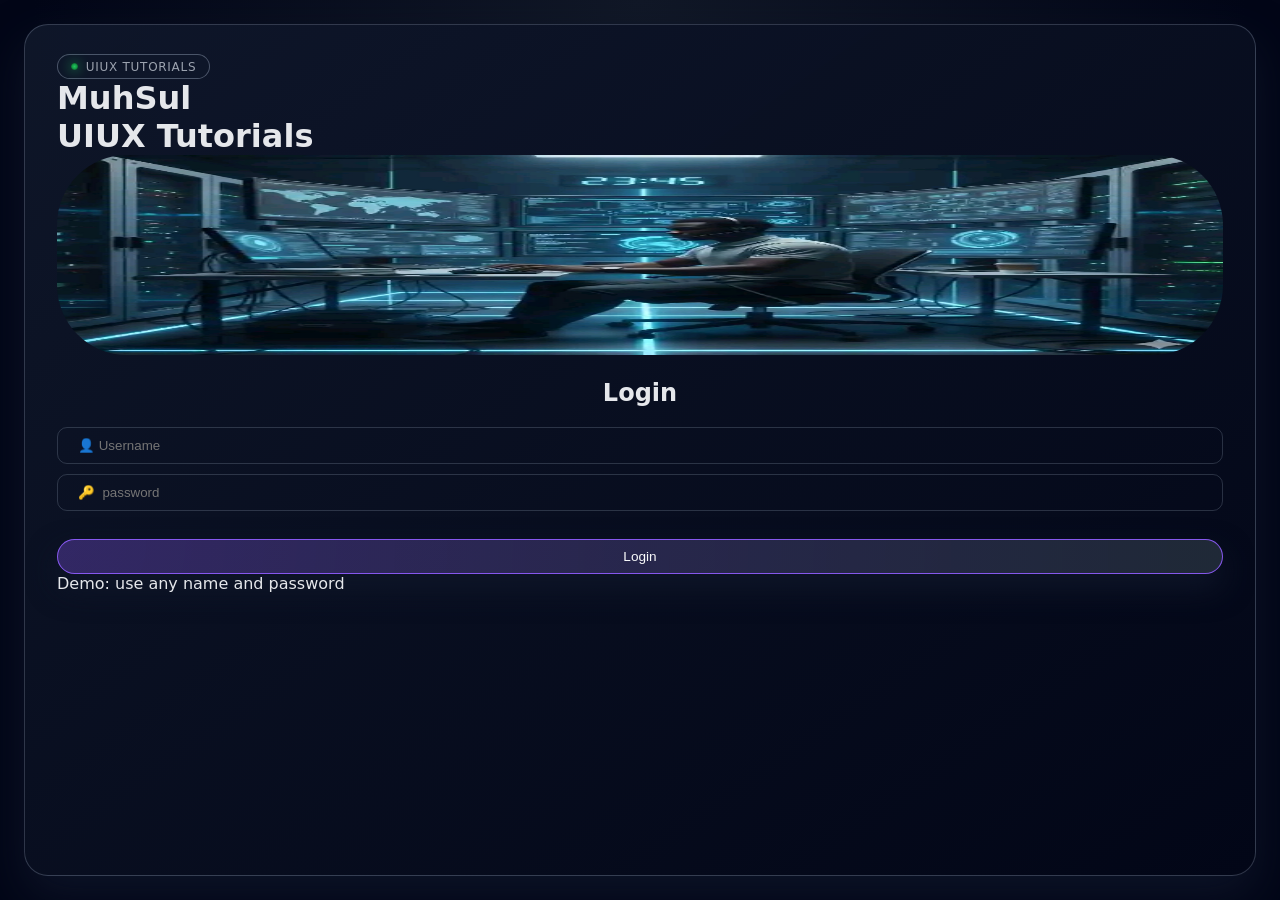
<file: index.html>
<!DOCTYPE html>
<html lang="en">
<head>
     <meta name="viewport" content="width=device-width, initial-scale=1" />
  <link rel="stylesheet" href="style.css" />
    <title>Login | Muhsul-Tutorials</title>
  
</head>
<body>
  
  <main class="main">
    <div class="course-badge">
        <span class="course-badge-dot"></span>
        <span>UIUX Tutorials</span>
      </div>  
      <h1>MuhSul<br/>
      <span>UIUX Tutorials </span>
      </h1> 
   <img src="computer.jpg" alt="image">      
    <div class="details-header">
      
     </div>

    
      <div class="login-form">
          <h2>Login</h2>
       <form action="dashboard.html">
        <input type="text" placeholder="👤 Username" required>
        <input type="password" placeholder="🔑  password" required>
       
     </div>
    
      <button type="submit" style="text-decoration:none;" class="cta-button" >Login</button>
      <br>
      <p>Demo: use any name and password </p>    
    </form> 
  </main>
  
  
</body>
</html>
</file>
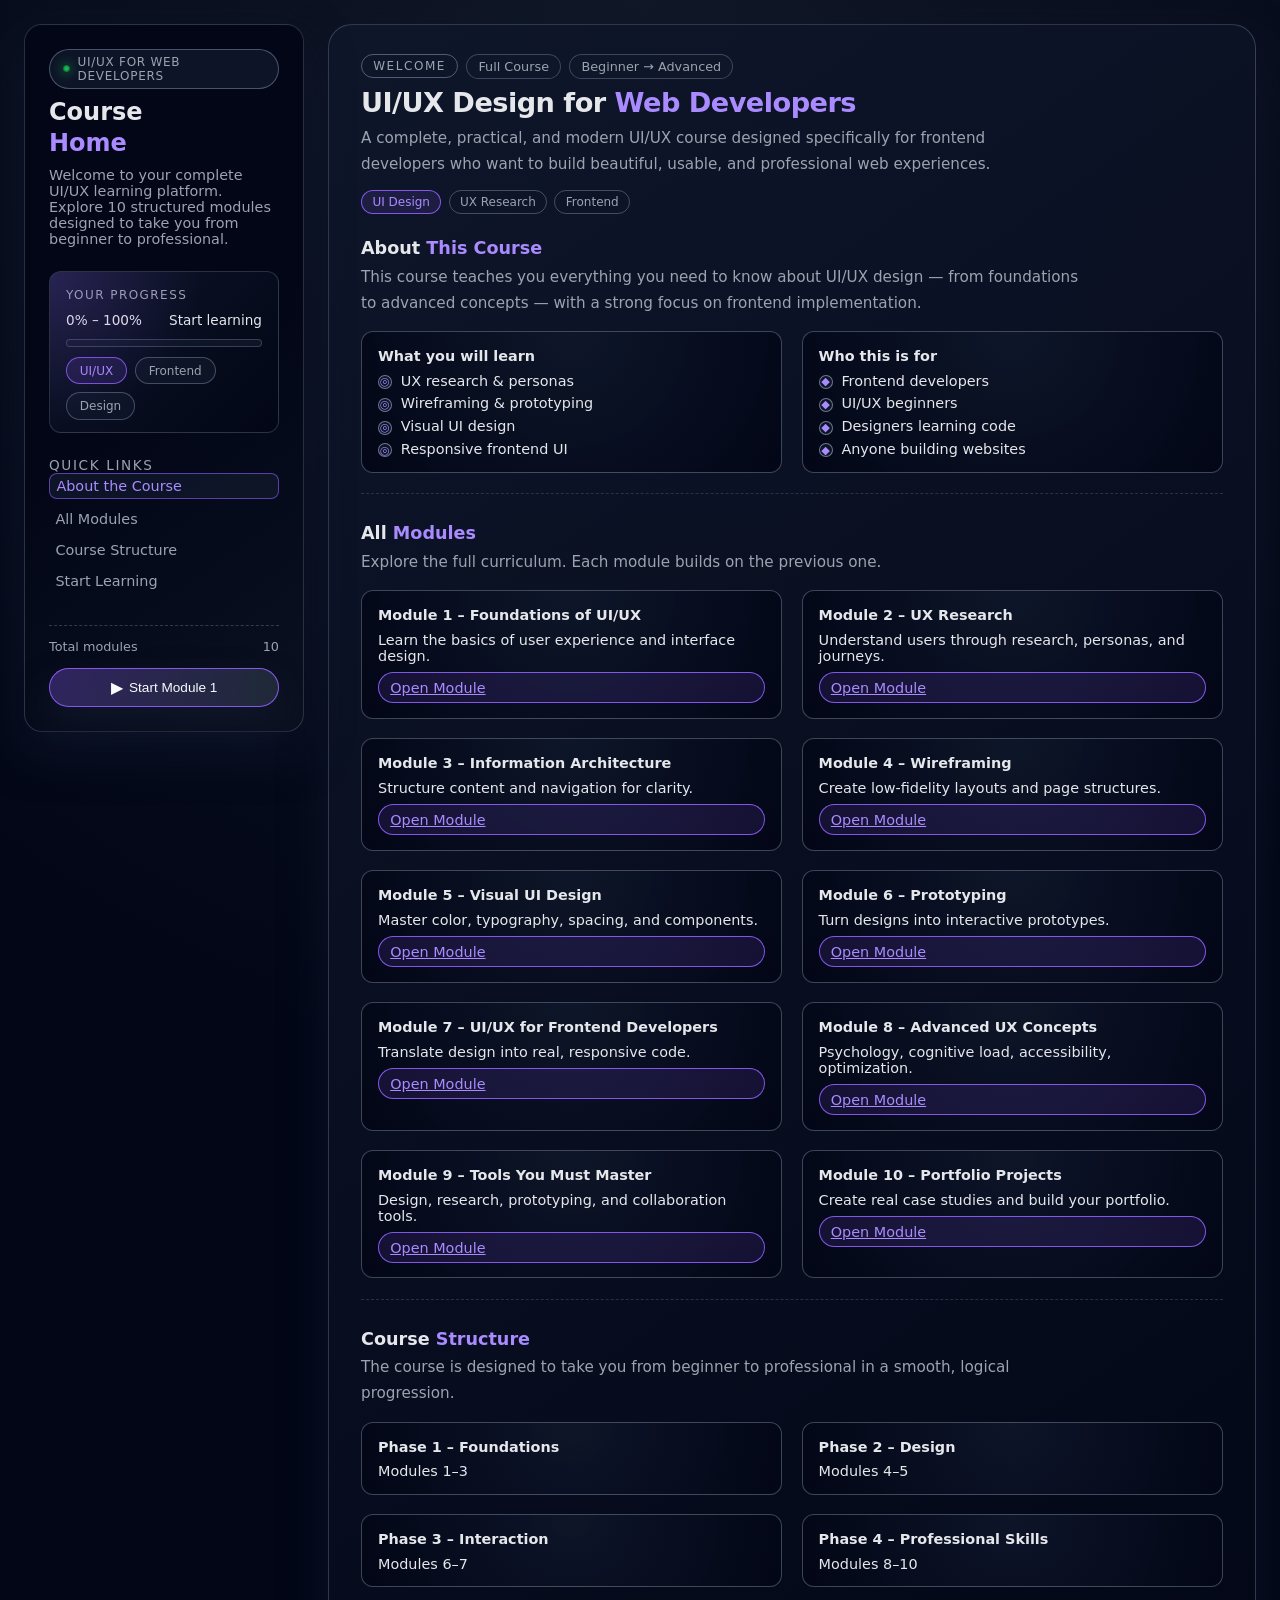
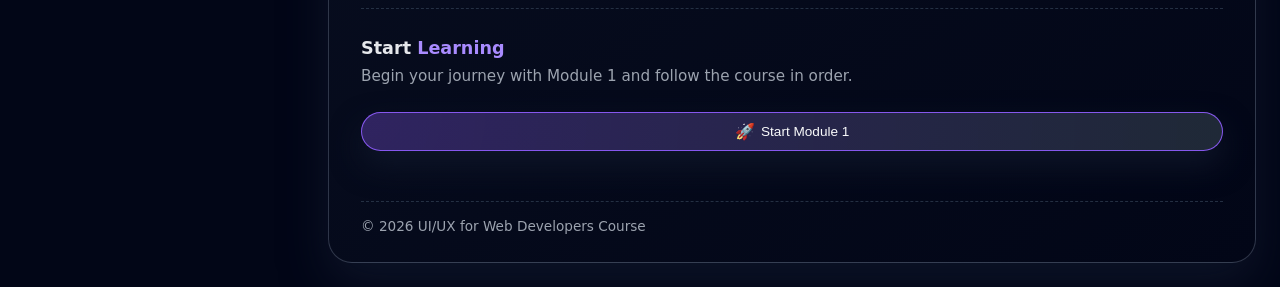
<file: dashboard.html>
<!DOCTYPE html>
<html lang="en">
<head>
  <meta charset="UTF-8" />
  <title>UI/UX for Web Developers – Course Home</title>
  <meta name="viewport" content="width=device-width, initial-scale=1" />
  <link rel="stylesheet" href="style.css" />
</head>

<body>
  <!-- Sidebar -->
  <aside class="sidebar">
    <div class="sidebar-header">
      <div class="course-badge">
        <span class="course-badge-dot"></span>
        <span>UI/UX for Web Developers</span>
      </div>
      <h1>
        Course<br />
        <span>Home</span>
      </h1>
      <p>
        Welcome to your complete UI/UX learning platform. Explore 10 structured modules designed to take you from beginner to professional.
      </p>
    </div>

    <div class="progress-card">
      <div class="progress-label">Your progress</div>
      <div class="progress-info">
        <span>0% – 100%</span>
        <span>Start learning</span>
      </div>
      <div class="progress-bar-track">
        <div class="progress-bar-fill" style="width: 0%;"></div>
      </div>
      <div class="pill-row">
        <div class="pill primary">UI/UX</div>
        <div class="pill">Frontend</div>
        <div class="pill">Design</div>
      </div>
    </div>

    <nav class="sidebar-nav">
      <div>
        <div class="nav-title">Quick links</div>
        <div class="nav-links">
          <a href="#about" class="active">About the Course</a>
          <a href="#modules">All Modules</a>
          <a href="#structure">Course Structure</a>
          <a href="#start">Start Learning</a>
        </div>
      </div>
    </nav>

    <div class="sidebar-footer">
      <div class="estimate">
        <span>Total modules</span>
        <span>10</span>
      </div>
      <button class="cta-button" type="button" onclick="location.href='module1.html'">
        <span class="icon">▶</span>
        <span>Start Module 1</span>
      </button>
    </div>
  </aside>

  <!-- Main content -->
  <main class="main">
    <header class="module-header">
      <div class="module-label-row">
        <span class="module-number">Welcome</span>
        <span class="module-badge">Full Course</span>
        <span class="module-badge">Beginner → Advanced</span>
      </div>
      <h2 class="module-title">
        UI/UX Design for <span>Web Developers</span>
      </h2>
      <p class="module-goal">
        A complete, practical, and modern UI/UX course designed specifically for frontend developers who want to build beautiful, usable, and professional web experiences.
      </p>
      <div class="tags-row">
        <span class="tag accent">UI Design</span>
        <span class="tag">UX Research</span>
        <span class="tag">Frontend</span>
      </div>
    </header>

    <!-- About the course -->
    <section id="about" class="section-block">
      <h3 class="section-heading">About <span>This Course</span></h3>
      <p class="section-lead">
        This course teaches you everything you need to know about UI/UX design — from foundations to advanced concepts — with a strong focus on frontend implementation.
      </p>

      <div class="columns-2">
        <article class="card">
          <div class="card-title">What you will learn</div>
          <ul class="list">
            <li><span class="list-bullet">◎</span> UX research & personas</li>
            <li><span class="list-bullet">◎</span> Wireframing & prototyping</li>
            <li><span class="list-bullet">◎</span> Visual UI design</li>
            <li><span class="list-bullet">◎</span> Responsive frontend UI</li>
          </ul>
        </article>

        <article class="card">
          <div class="card-title">Who this is for</div>
          <ul class="list">
            <li><span class="list-bullet">◆</span> Frontend developers</li>
            <li><span class="list-bullet">◆</span> UI/UX beginners</li>
            <li><span class="list-bullet">◆</span> Designers learning code</li>
            <li><span class="list-bullet">◆</span> Anyone building websites</li>
          </ul>
        </article>
      </div>
    </section>

    <!-- Modules list -->
    <section id="modules" class="section-block">
      <h3 class="section-heading">All <span>Modules</span></h3>
      <p class="section-lead">
        Explore the full curriculum. Each module builds on the previous one.
      </p>

      <div class="columns-2">
        <article class="card">
          <div class="card-title">Module 1 – Foundations of UI/UX</div>
          <p>Learn the basics of user experience and interface design.</p>
          <a class="step-btn primary" href="module1.html">Open Module</a>
        </article>

        <article class="card">
          <div class="card-title">Module 2 – UX Research</div>
          <p>Understand users through research, personas, and journeys.</p>
          <a class="step-btn primary" href="module2.html">Open Module</a>
        </article>

        <article class="card">
          <div class="card-title">Module 3 – Information Architecture</div>
          <p>Structure content and navigation for clarity.</p>
          <a class="step-btn primary" href="module3.html">Open Module</a>
        </article>

        <article class="card">
          <div class="card-title">Module 4 – Wireframing</div>
          <p>Create low‑fidelity layouts and page structures.</p>
          <a class="step-btn primary" href="module4.html">Open Module</a>
        </article>

        <article class="card">
          <div class="card-title">Module 5 – Visual UI Design</div>
          <p>Master color, typography, spacing, and components.</p>
          <a class="step-btn primary" href="module5.html">Open Module</a>
        </article>

        <article class="card">
          <div class="card-title">Module 6 – Prototyping</div>
          <p>Turn designs into interactive prototypes.</p>
          <a class="step-btn primary" href="module6.html">Open Module</a>
        </article>

        <article class="card">
          <div class="card-title">Module 7 – UI/UX for Frontend Developers</div>
          <p>Translate design into real, responsive code.</p>
          <a class="step-btn primary" href="module7.html">Open Module</a>
        </article>

        <article class="card">
          <div class="card-title">Module 8 – Advanced UX Concepts</div>
          <p>Psychology, cognitive load, accessibility, optimization.</p>
          <a class="step-btn primary" href="module8.html">Open Module</a>
        </article>

        <article class="card">
          <div class="card-title">Module 9 – Tools You Must Master</div>
          <p>Design, research, prototyping, and collaboration tools.</p>
          <a class="step-btn primary" href="module9.html">Open Module</a>
        </article>

        <article class="card">
          <div class="card-title">Module 10 – Portfolio Projects</div>
          <p>Create real case studies and build your portfolio.</p>
          <a class="step-btn primary" href="module10.html">Open Module</a>
        </article>
      </div>
    </section>

    <!-- Course structure -->
    <section id="structure" class="section-block">
      <h3 class="section-heading">Course <span>Structure</span></h3>
      <p class="section-lead">
        The course is designed to take you from beginner to professional in a smooth, logical progression.
      </p>

      <div class="columns-2">
        <article class="card">
          <div class="card-title">Phase 1 – Foundations</div>
          <p>Modules 1–3</p>
        </article>

        <article class="card">
          <div class="card-title">Phase 2 – Design</div>
          <p>Modules 4–5</p>
        </article>

        <article class="card">
          <div class="card-title">Phase 3 – Interaction</div>
          <p>Modules 6–7</p>
        </article>

        <article class="card">
          <div class="card-title">Phase 4 – Professional Skills</div>
          <p>Modules 8–10</p>
        </article>
      </div>
    </section>

    <!-- Start -->
    <section id="start" class="section-block">
      <h3 class="section-heading">Start <span>Learning</span></h3>
      <p class="section-lead">
        Begin your journey with Module 1 and follow the course in order.
      </p>

      <button class="cta-button" onclick="location.href='module1.html'">
        <span class="icon">🚀</span>
        <span>Start Module 1</span>
      </button>
    </section>

    <footer class="module-footer">
      <div>© 2026 UI/UX for Web Developers Course</div>
    </footer>
  </main>
</body>
</html>
</file>
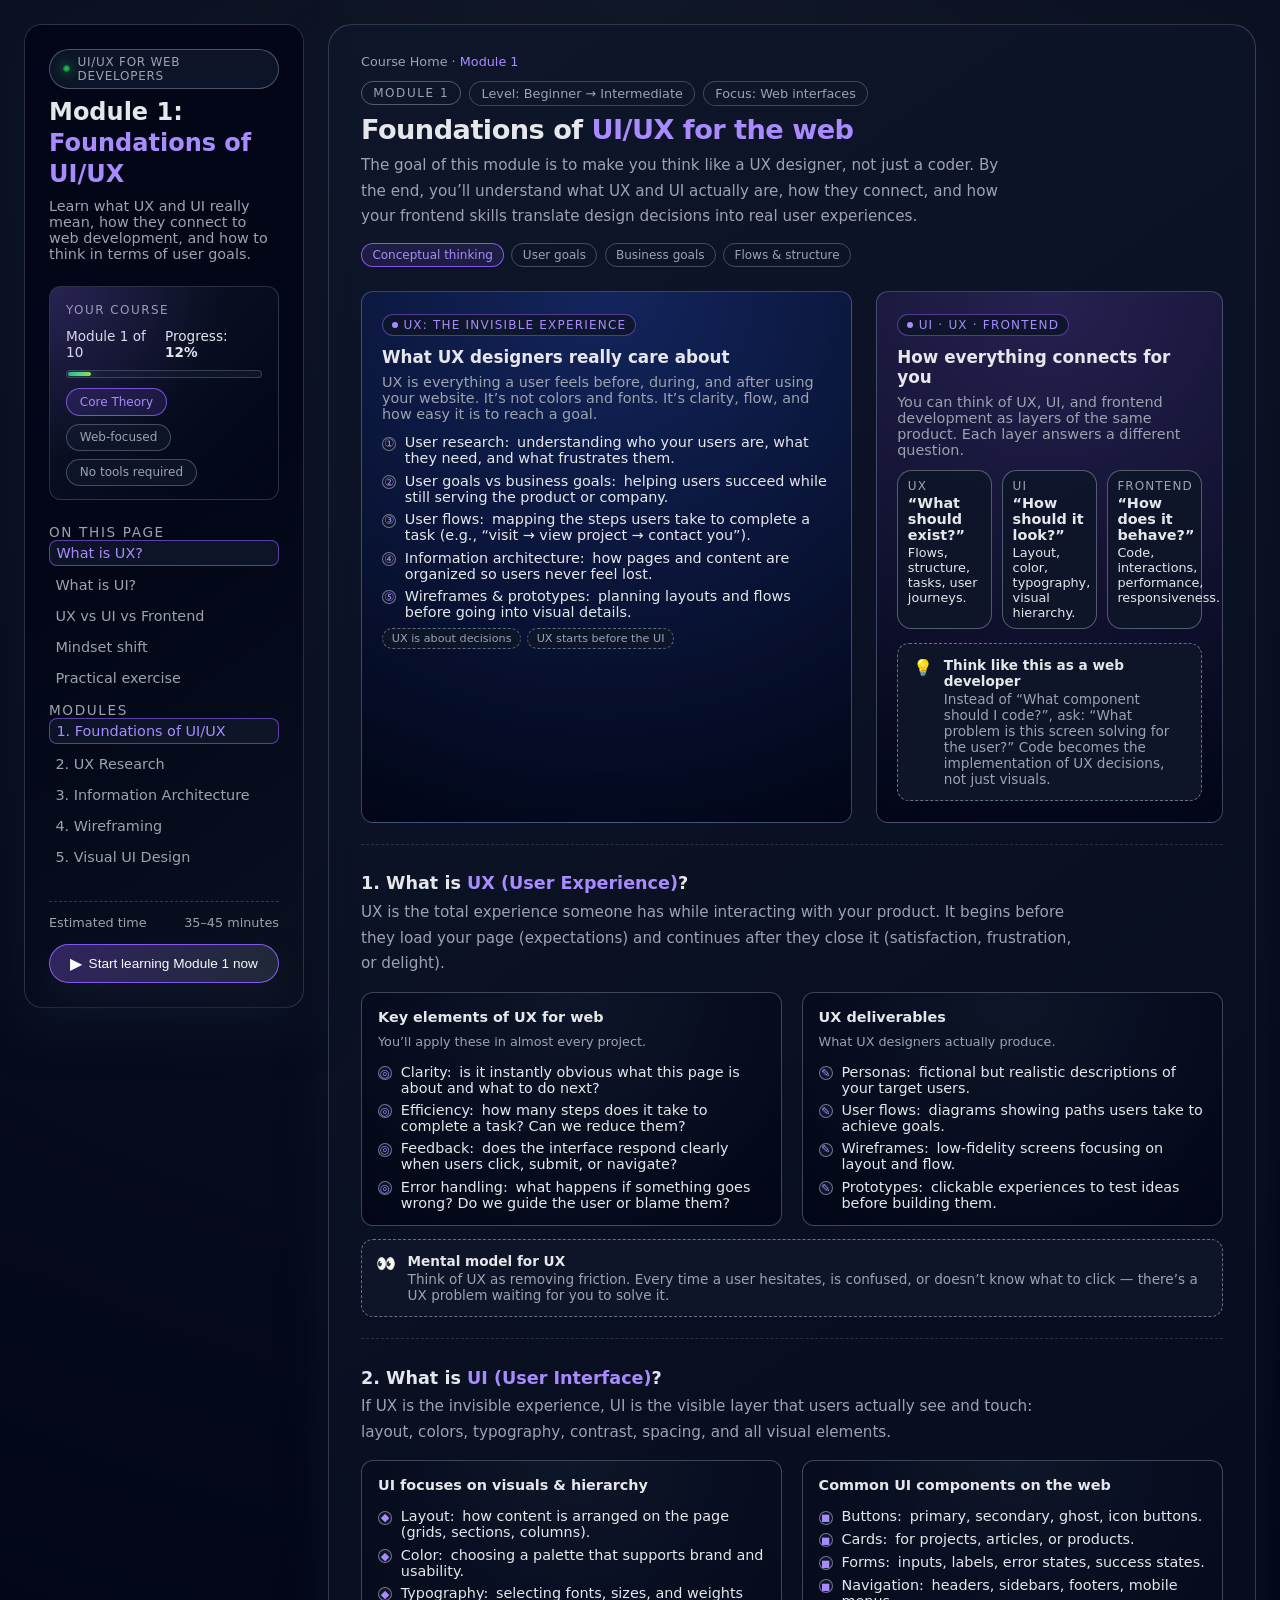
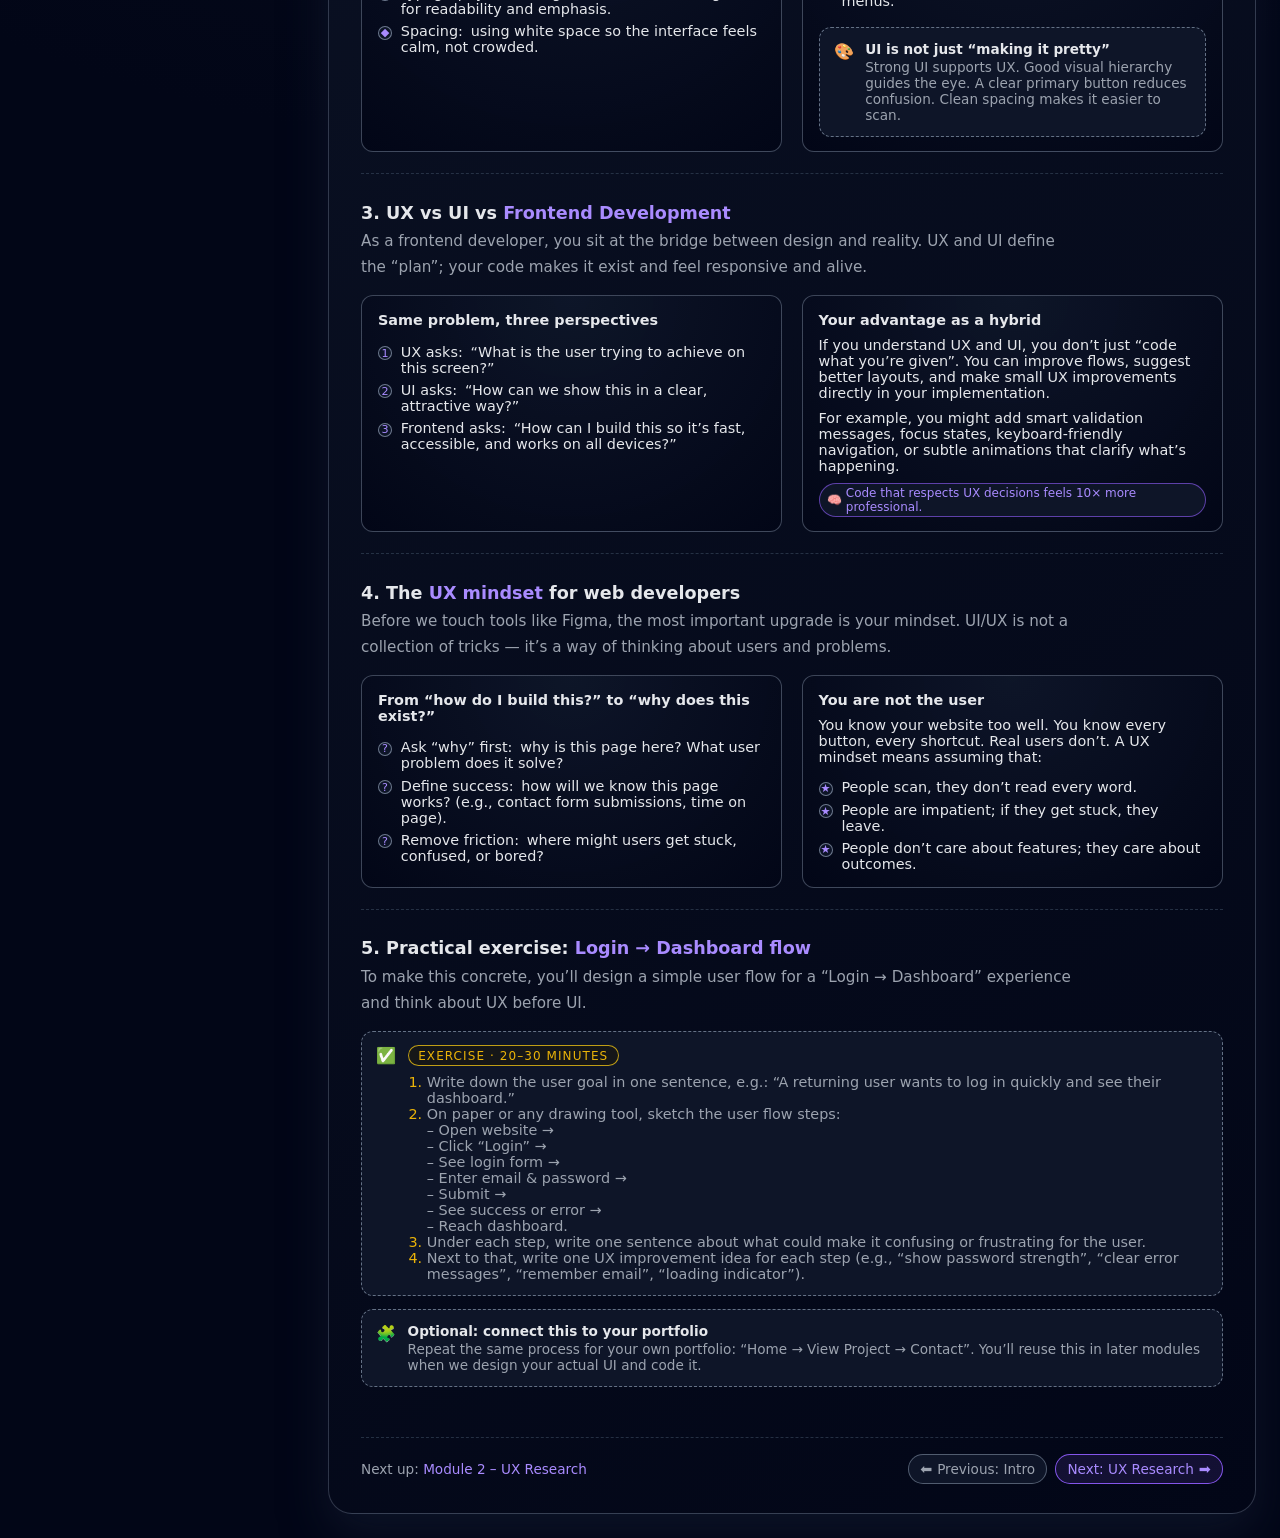
<file: module1.html>
<!DOCTYPE html>
<html lang="en">
<head>
  <meta charset="UTF-8" />
  <meta name="viewport" content="width=device-width, initial-scale=1" />
  <title>Module 1 – Foundations of UI/UX | UI/UX for Web Dev</title>
  <link rel="stylesheet" href="style.css">
  
</head>
<body>
  <!-- Sidebar / course navigation -->
  <aside class="sidebar">
    <div class="sidebar-header">
      <div class="course-badge">
        <span class="course-badge-dot"></span>
        <span>UI/UX for Web Developers</span>
      </div>
      <h1>
        Module 1:<br />
        <span>Foundations of UI/UX</span>
      </h1>
      <p>
        Learn what UX and UI really mean, how they connect to web development, and how to think in terms of user goals.
      </p>
    </div>

    <div class="progress-card">
      <div class="progress-label">Your course</div>
      <div class="progress-info">
        <span>Module 1 of 10</span>
        <span>Progress: <strong>12%</strong></span>
      </div>
      <div class="progress-bar-track">
        <div class="progress-bar-fill"></div>
      </div>
      <div class="pill-row">
        <div class="pill primary">Core Theory</div>
        <div class="pill">Web‑focused</div>
        <div class="pill">No tools required</div>
      </div>
    </div>

    <nav class="sidebar-nav">
      <div>
        <div class="nav-title">On this page</div>
        <div class="nav-links">
          <a href="#what-is-ux" class="active">What is UX?</a>
          <a href="#what-is-ui">What is UI?</a>
          <a href="#ux-vs-ui-vs-frontend">UX vs UI vs Frontend</a>
          <a href="#mindset">Mindset shift</a>
          <a href="#exercise">Practical exercise</a>
        </div>
      </div>

      <div>
        <div class="nav-title">Modules</div>
        <div class="nav-links">
          <a href="#" class="active">1. Foundations of UI/UX</a>
          <a href="module2.html">2. UX Research</a>
          <a href="module3.html">3. Information Architecture</a>
          <a href="module4.html">4. Wireframing</a>
          <a href="module5.html">5. Visual UI Design</a>
        </div>
      </div>
    </nav>

    <div class="sidebar-footer">
      <div class="estimate">
        <span>Estimated time</span>
        <span>35–45 minutes</span>
      </div>
      <button class="cta-button" type="button">
        <span class="icon">▶</span>
        <span>Start learning Module 1 now</span>
      </button>
    </div>
  </aside>
  
  
  
  

  <!-- Main content -->
  <main class="main">
    <div class="breadcrumb">
      <a href="index.html">Course Home</a> · <span class="current">Module 1</span>
    </div>

    <header class="module-header">
      <div class="module-label-row">
        <span class="module-number">Module 1</span>
        <span class="module-badge">Level: Beginner → Intermediate</span>
        <span class="module-badge">Focus: Web interfaces</span>
      </div>
      <h2 class="module-title">
        Foundations of <span>UI/UX for the web</span>
      </h2>
      <p class="module-goal">
        The goal of this module is to make you think like a UX designer, not just a coder. By the end, you’ll understand what UX and UI actually are, how they connect, and how your frontend skills translate design decisions into real user experiences.
      </p>
      <div class="tags-row">
        <span class="tag accent">Conceptual thinking</span>
        <span class="tag">User goals</span>
        <span class="tag">Business goals</span>
        <span class="tag">Flows & structure</span>
      </div>
    </header>

    <!-- High-level overview: UX vs UI vs Frontend -->
    <section class="two-column section-block">
      <article class="concept-card">
        <div class="badge-soft">
          <span class="badge-soft-dot"></span>
          <span>UX: The invisible experience</span>
        </div>
        <h3 class="section-title">What UX designers really care about</h3>
        <p class="section-subtitle">
          UX is everything a user feels before, during, and after using your website. It’s not colors and fonts. It’s clarity, flow, and how easy it is to reach a goal.
        </p>
        <ul class="list">
          <li>
            <span class="list-bullet">①</span>
            <div>
              <span class="list-label">User research:</span>
              understanding who your users are, what they need, and what frustrates them.
            </div>
          </li>
          <li>
            <span class="list-bullet">②</span>
            <div>
              <span class="list-label">User goals vs business goals:</span>
              helping users succeed while still serving the product or company.
            </div>
          </li>
          
          <li>
            <span class="list-bullet">③</span>
            <div>
              <span class="list-label">User flows:</span>
              mapping the steps users take to complete a task (e.g., “visit → view project → contact you”).
            </div>
          </li>
          <li>
            <span class="list-bullet">④</span>
            <div>
              <span class="list-label">Information architecture:</span>
              how pages and content are organized so users never feel lost.
            </div>
          </li>
          <li>
            <span class="list-bullet">⑤</span>
            <div>
              <span class="list-label">Wireframes & prototypes:</span>
              planning layouts and flows before going into visual details.
            </div>
          </li>
        </ul>
        <div class="pill-row-inline">
          <span class="pill-mini">UX is about decisions</span>
          <span class="pill-mini">UX starts before the UI</span>
        </div>
      </article>

      <article class="compare-card">
        <div class="badge-soft">
          <span class="badge-soft-dot"></span>
          <span>UI · UX · Frontend</span>
        </div>
        <h3 class="section-title">How everything connects for you</h3>
        <p class="section-subtitle">
          You can think of UX, UI, and frontend development as layers of the same product. Each layer answers a different question.
        </p>
        <div class="compare-grid">
          <div class="compare-chip">
            <span class="label">UX</span>
            <strong>“What should exist?”</strong>
            <span>Flows, structure, tasks, user journeys.</span>
          </div>
          <div class="compare-chip">
            <span class="label">UI</span>
            <strong>“How should it look?”</strong>
            <span>Layout, color, typography, visual hierarchy.</span>
          </div>
          <div class="compare-chip">
            <span class="label">Frontend</span>
            <strong>“How does it behave?”</strong>
            <span>Code, interactions, performance, responsiveness.</span>
          </div>
        </div>
        <div class="callout" style="margin-top: 0.9rem;">
          <div class="callout-icon">💡</div>
          <div>
            <div class="callout-title">Think like this as a web developer</div>
            <p>
              Instead of “What component should I code?”, ask: “What problem is this screen solving for the user?” Code becomes the implementation of UX decisions, not just visuals.
            </p>
          </div>
        </div>
      </article>
    </section>

    <!-- Section 1: What is UX -->
    <section id="what-is-ux" class="section-block">
      <h3 class="section-heading">1. What is <span>UX (User Experience)</span>?</h3>
      <p class="section-lead">
        UX is the total experience someone has while interacting with your product. It begins before they load your page (expectations) and continues after they close it (satisfaction, frustration, or delight).
      </p>

      <div class="columns-2">
        <article class="card">
          <div class="card-title">Key elements of UX for web</div>
          <div class="card-meta">You’ll apply these in almost every project.</div>
          <ul class="list" style="margin-top: 0.4rem;">
            <li>
              <span class="list-bullet">◎</span>
              <div>
                <span class="list-label">Clarity:</span> is it instantly obvious what this page is about and what to do next?
              </div>
            </li>
            <li>
              <span class="list-bullet">◎</span>
              <div>
                <span class="list-label">Efficiency:</span> how many steps does it take to complete a task? Can we reduce them?
              </div>
            </li>
            <li>
              <span class="list-bullet">◎</span>
              <div>
                <span class="list-label">Feedback:</span> does the interface respond clearly when users click, submit, or navigate?
              </div>
            </li>
            <li>
              <span class="list-bullet">◎</span>
              <div>
                <span class="list-label">Error handling:</span> what happens if something goes wrong? Do we guide the user or blame them?
              </div>
            </li>
          </ul>
        </article>

        <article class="card">
          <div class="card-title">UX deliverables</div>
          <div class="card-meta">What UX designers actually produce.</div>
          <ul class="list" style="margin-top: 0.4rem;">
            <li>
              <span class="list-bullet">✎</span>
              <div>
                <span class="list-label">Personas:</span> fictional but realistic descriptions of your target users.
              </div>
            </li>
            <li>
              <span class="list-bullet">✎</span>
              <div>
                <span class="list-label">User flows:</span> diagrams showing paths users take to achieve goals.
              </div>
            </li>
            <li>
              <span class="list-bullet">✎</span>
              <div>
                <span class="list-label">Wireframes:</span> low‑fidelity screens focusing on layout and flow.
              </div>
            </li>
            <li>
              <span class="list-bullet">✎</span>
              <div>
                <span class="list-label">Prototypes:</span> clickable experiences to test ideas before building them.
              </div>
            </li>
          </ul>
        </article>
      </div>

      <div class="callout">
        <div class="callout-icon">👀</div>
        <div>
          <div class="callout-title">Mental model for UX</div>
          <p>
            Think of UX as removing friction. Every time a user hesitates, is confused, or doesn’t know what to click — there’s a UX problem waiting for you to solve it.
          </p>
        </div>
      </div>
    </section>

    <!-- Section 2: What is UI -->
    <section id="what-is-ui" class="section-block">
      <h3 class="section-heading">2. What is <span>UI (User Interface)</span>?</h3>
      <p class="section-lead">
        If UX is the invisible experience, UI is the visible layer that users actually see and touch: layout, colors, typography, contrast, spacing, and all visual elements.
      </p>

      <div class="columns-2">
        <article class="card">
          <div class="card-title">UI focuses on visuals & hierarchy</div>
          <ul class="list" style="margin-top: 0.4rem;">
            <li>
              <span class="list-bullet">◆</span>
              <div>
                <span class="list-label">Layout:</span> how content is arranged on the page (grids, sections, columns).
              </div>
            </li>
            <li>
              <span class="list-bullet">◆</span>
              <div>
                <span class="list-label">Color:</span> choosing a palette that supports brand and usability.
              </div>
            </li>
            <li>
              <span class="list-bullet">◆</span>
              <div>
                <span class="list-label">Typography:</span> selecting fonts, sizes, and weights for readability and emphasis.
              </div>
            </li>
            <li>
              <span class="list-bullet">◆</span>
              <div>
                <span class="list-label">Spacing:</span> using white space so the interface feels calm, not crowded.
              </div>
            </li>
          </ul>
        </article>

        <article class="card">
          <div class="card-title">Common UI components on the web</div>
          <ul class="list" style="margin-top: 0.4rem;">
            <li>
              <span class="list-bullet">◼</span>
              <div><span class="list-label">Buttons:</span> primary, secondary, ghost, icon buttons.</div>
            </li>
            <li>
              <span class="list-bullet">◼</span>
              <div><span class="list-label">Cards:</span> for projects, articles, or products.</div>
            </li>
            <li>
              <span class="list-bullet">◼</span>
              <div><span class="list-label">Forms:</span> inputs, labels, error states, success states.</div>
            </li>
            <li>
              <span class="list-bullet">◼</span>
              <div><span class="list-label">Navigation:</span> headers, sidebars, footers, mobile menus.</div>
            </li>
          </ul>
          <div class="callout" style="margin-top: 0.6rem;">
            <div class="callout-icon">🎨</div>
            <div>
              <div class="callout-title">UI is not just “making it pretty”</div>
              <p>
                Strong UI supports UX. Good visual hierarchy guides the eye. A clear primary button reduces confusion. Clean spacing makes it easier to scan.
              </p>
            </div>
          </div>
        </article>
      </div>
    </section>

    <!-- Section 3: UX vs UI vs Frontend -->
    <section id="ux-vs-ui-vs-frontend" class="section-block">
      <h3 class="section-heading">3. UX vs UI vs <span>Frontend Development</span></h3>
      <p class="section-lead">
        As a frontend developer, you sit at the bridge between design and reality. UX and UI define the “plan”; your code makes it exist and feel responsive and alive.
      </p>

      <div class="columns-2">
        <article class="card">
          <div class="card-title">Same problem, three perspectives</div>
          <ul class="list" style="margin-top: 0.4rem;">
            <li>
              <span class="list-bullet">1</span>
              <div>
                <span class="list-label">UX asks:</span> “What is the user trying to achieve on this screen?”
              </div>
            </li>
            <li>
              <span class="list-bullet">2</span>
              <div>
                <span class="list-label">UI asks:</span> “How can we show this in a clear, attractive way?”
              </div>
            </li>
            <li>
              <span class="list-bullet">3</span>
              <div>
                <span class="list-label">Frontend asks:</span> “How can I build this so it’s fast, accessible, and works on all devices?”
              </div>
            </li>
          </ul>
        </article>

        <article class="card">
          <div class="card-title">Your advantage as a hybrid</div>
          <p>
            If you understand UX and UI, you don’t just “code what you’re given”. You can improve flows, suggest better layouts, and make small UX improvements directly in your implementation.
          </p>
          <p>
            For example, you might add smart validation messages, focus states, keyboard-friendly navigation, or subtle animations that clarify what’s happening.
          </p>
          <span class="inline-highlight">
            <span>🧠</span>
            <span>Code that respects UX decisions feels 10× more professional.</span>
          </span>
        </article>
      </div>
    </section>

    <!-- Section 4: Mindset -->
    <section id="mindset" class="section-block">
      <h3 class="section-heading">4. The <span>UX mindset</span> for web developers</h3>
      <p class="section-lead">
        Before we touch tools like Figma, the most important upgrade is your mindset. UI/UX is not a collection of tricks — it’s a way of thinking about users and problems.
      </p>

      <div class="columns-2">
        <article class="card">
          <div class="card-title">From “how do I build this?” to “why does this exist?”</div>
          <ul class="list" style="margin-top: 0.4rem;">
            <li>
              <span class="list-bullet">?</span>
              <div>
                <span class="list-label">Ask “why” first:</span> why is this page here? What user problem does it solve?
              </div>
            </li>
            <li>
              <span class="list-bullet">?</span>
              <div>
                <span class="list-label">Define success:</span> how will we know this page works? (e.g., contact form submissions, time on page).
              </div>
            </li>
            <li>
              <span class="list-bullet">?</span>
              <div>
                <span class="list-label">Remove friction:</span> where might users get stuck, confused, or bored?
              </div>
            </li>
          </ul>
        </article>

        <article class="card">
          <div class="card-title">You are not the user</div>
          <p>
            You know your website too well. You know every button, every shortcut. Real users don’t. A UX mindset means assuming that:
          </p>
          <ul class="list" style="margin-top: 0.35rem;">
            <li>
              <span class="list-bullet">★</span>
              <div>People scan, they don’t read every word.</div>
            </li>
            <li>
              <span class="list-bullet">★</span>
              <div>People are impatient; if they get stuck, they leave.</div>
            </li>
            <li>
              <span class="list-bullet">★</span>
              <div>People don’t care about features; they care about outcomes.</div>
            </li>
          </ul>
        </article>
      </div>
    </section>

    <!-- Section 5: Exercise -->
    <section id="exercise" class="section-block">
      <h3 class="section-heading">5. Practical exercise: <span>Login → Dashboard flow</span></h3>
      <p class="section-lead">
        To make this concrete, you’ll design a simple user flow for a “Login → Dashboard” experience and think about UX before UI.
      </p>

      <div class="callout">
        <div class="callout-icon">✅</div>
        <div>
          <div class="badge-exercise">
            <span>Exercise · 20–30 minutes</span>
          </div>
          <ol class="exercise-list">
            <li>
              Write down the user goal in one sentence, e.g.: “A returning user wants to log in quickly and see their dashboard.”
            </li>
            <li>
              On paper or any drawing tool, sketch the user flow steps:
              <br />– Open website → <br />– Click “Login” → <br />– See login form → <br />– Enter email & password → <br />– Submit → <br />– See success or error → <br />– Reach dashboard.
            </li>
            <li>
              Under each step, write one sentence about what could make it confusing or frustrating for the user.
            </li>
            <li>
              Next to that, write one UX improvement idea for each step
              (e.g., “show password strength”, “clear error messages”, “remember email”, “loading indicator”).
            </li>
          </ol>
        </div>
      </div>

      <div class="callout" style="margin-top: 0.8rem;">
        <div class="callout-icon">🧩</div>
        <div>
          <div class="callout-title">Optional: connect this to your portfolio</div>
          <p>
            Repeat the same process for your own portfolio: “Home → View Project → Contact”. You’ll reuse this in later modules when we design your actual UI and code it.
          </p>
        </div>
      </div>
    </section>

    <!-- Footer -->
    <footer class="module-footer">
      <div>Next up: <a href="module2.html">Module 2 – UX Research</a></div>
      <div class="module-step-nav">
        <div class="step-btn">
          <span class="icon">⬅</span>
          <span>Previous: Intro</span>
        </div>
        <a href="module2.html" class="bttn-step primary">
        <div class="step-btn primary">
          <span>Next: UX Research</span>
          <span class="icon">➡</span>
        </div>
       </a>
      </div>
    </footer>
  </main>
</body>
</html>
</file>
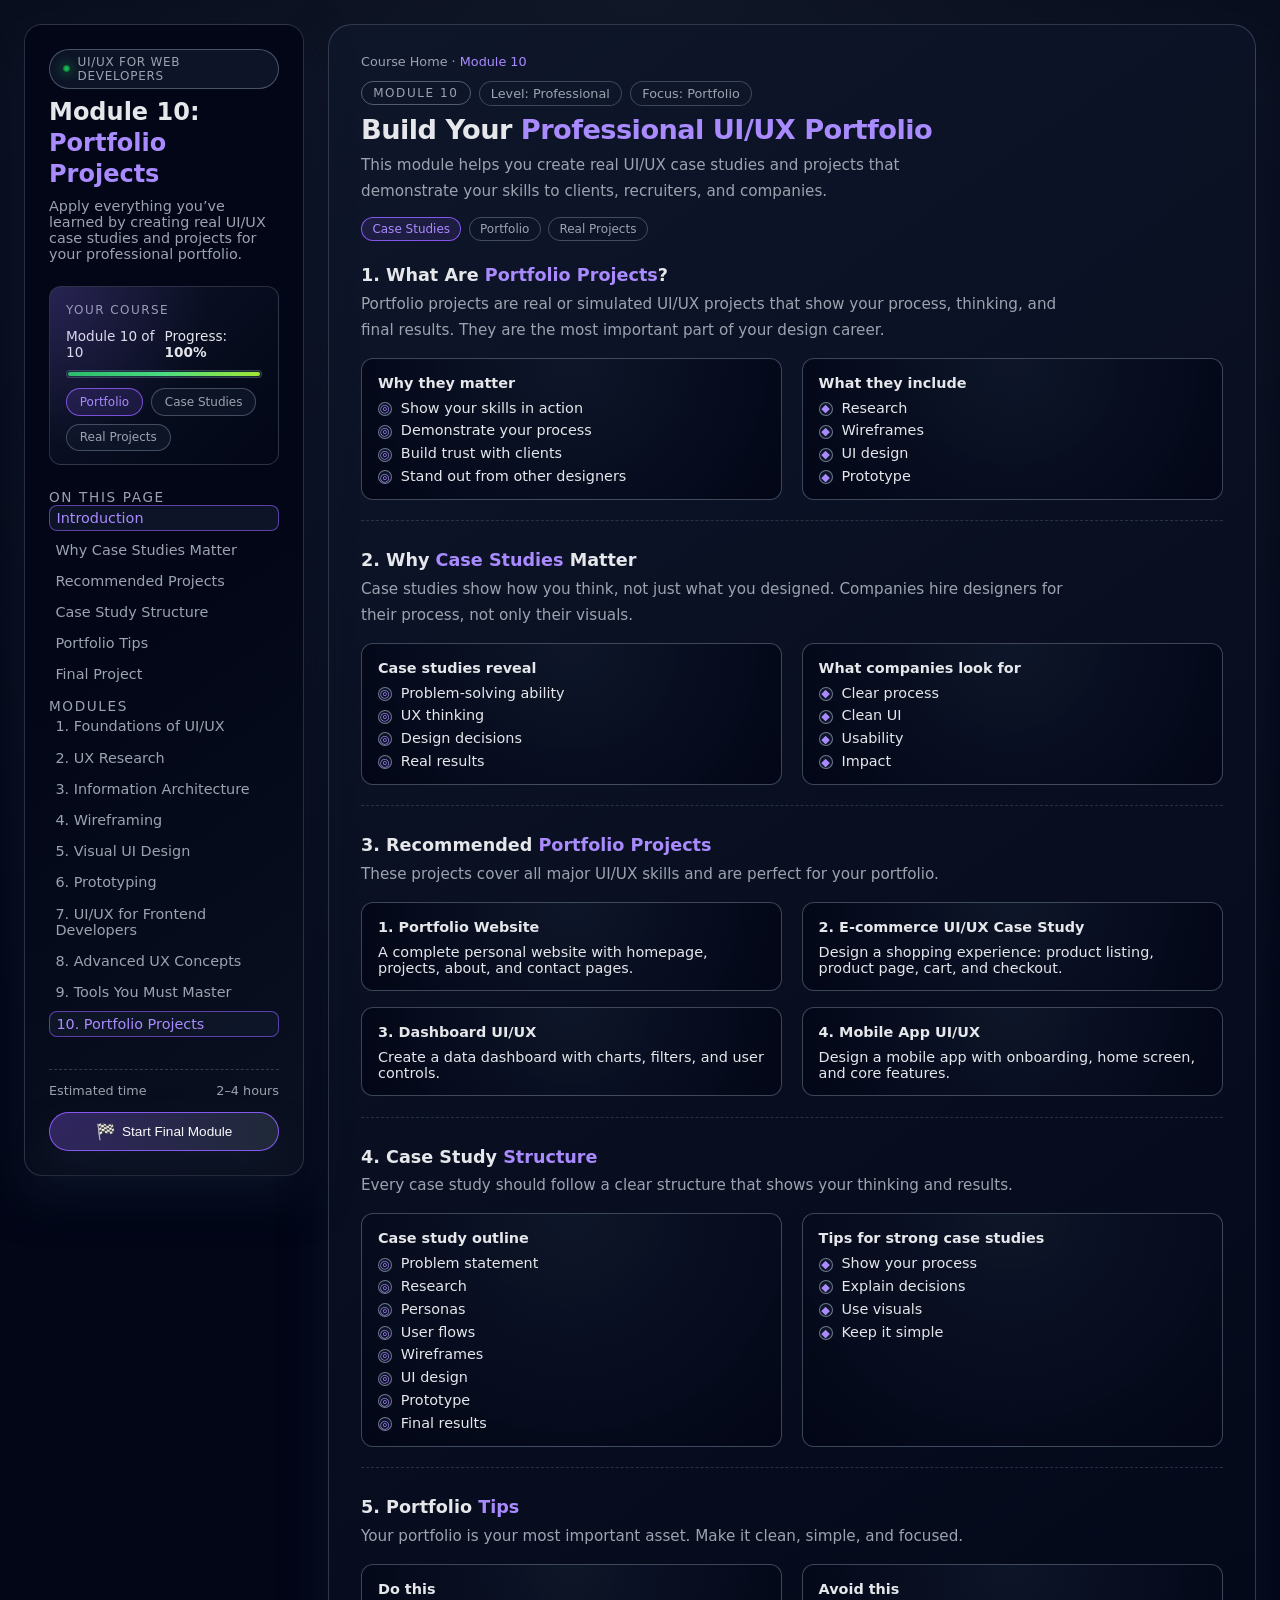
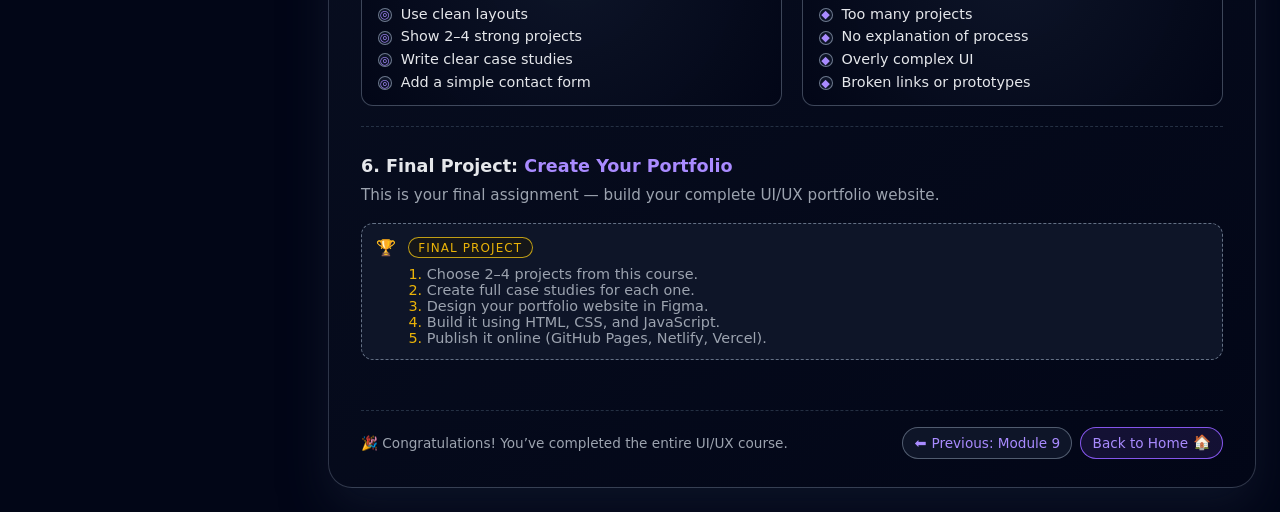
<file: module10.html>
<!DOCTYPE html>
<html lang="en">
<head>
  <meta charset="UTF-8" />
  <title>Module 10 – Portfolio Projects | UI/UX for Web Dev</title>
  <meta name="viewport" content="width=device-width, initial-scale=1" />
  <link rel="stylesheet" href="style.css" />
</head>

<body>
  <!-- Sidebar -->
  <aside class="sidebar">
    <div class="sidebar-header">
      <div class="course-badge">
        <span class="course-badge-dot"></span>
        <span>UI/UX for Web Developers</span>
      </div>
      <h1>
        Module 10:<br />
        <span>Portfolio Projects</span>
      </h1>
      <p>
        Apply everything you’ve learned by creating real UI/UX case studies and projects for your professional portfolio.
      </p>
    </div>

    <div class="progress-card">
      <div class="progress-label">Your course</div>
      <div class="progress-info">
        <span>Module 10 of 10</span>
        <span>Progress: <strong>100%</strong></span>
      </div>
      <div class="progress-bar-track">
        <div class="progress-bar-fill" style="width: 100%;"></div>
      </div>
      <div class="pill-row">
        <div class="pill primary">Portfolio</div>
        <div class="pill">Case Studies</div>
        <div class="pill">Real Projects</div>
      </div>
    </div>

    <nav class="sidebar-nav">
      <div>
        <div class="nav-title">On this page</div>
        <div class="nav-links">
          <a href="#intro" class="active">Introduction</a>
          <a href="#why">Why Case Studies Matter</a>
          <a href="#projects">Recommended Projects</a>
          <a href="#structure">Case Study Structure</a>
          <a href="#tips">Portfolio Tips</a>
          <a href="#exercise">Final Project</a>
        </div>
      </div>

      <div>
        <div class="nav-title">Modules</div>
        <div class="nav-links">
          <a href="module1.html">1. Foundations of UI/UX</a>
          <a href="module2.html">2. UX Research</a>
          <a href="module3.html">3. Information Architecture</a>
          <a href="module4.html">4. Wireframing</a>
          <a href="module5.html">5. Visual UI Design</a>
          <a href="module6.html">6. Prototyping</a>
          <a href="module7.html">7. UI/UX for Frontend Developers</a>
          <a href="module8.html">8. Advanced UX Concepts</a>
          <a href="module9.html">9. Tools You Must Master</a>
          <a href="#" class="active">10. Portfolio Projects</a>
        </div>
      </div>
    </nav>

    <div class="sidebar-footer">
      <div class="estimate">
        <span>Estimated time</span>
        <span>2–4 hours</span>
      </div>
      <button class="cta-button" type="button">
        <span class="icon">🏁</span>
        <span>Start Final Module</span>
      </button>
    </div>
  </aside>

  <!-- Main content -->
  <main class="main">
    <div class="breadcrumb">
      <a href="index.html">Course Home</a> · <span class="current">Module 10</span>
    </div>

    <header class="module-header">
      <div class="module-label-row">
        <span class="module-number">Module 10</span>
        <span class="module-badge">Level: Professional</span>
        <span class="module-badge">Focus: Portfolio</span>
      </div>
      <h2 class="module-title">
        Build Your <span>Professional UI/UX Portfolio</span>
      </h2>
      <p class="module-goal">
        This module helps you create real UI/UX case studies and projects that demonstrate your skills to clients, recruiters, and companies.
      </p>
      <div class="tags-row">
        <span class="tag accent">Case Studies</span>
        <span class="tag">Portfolio</span>
        <span class="tag">Real Projects</span>
      </div>
    </header>

    <!-- Section 1: Intro -->
    <section id="intro" class="section-block">
      <h3 class="section-heading">1. What Are <span>Portfolio Projects</span>?</h3>
      <p class="section-lead">
        Portfolio projects are real or simulated UI/UX projects that show your process, thinking, and final results. They are the most important part of your design career.
      </p>

      <div class="columns-2">
        <article class="card">
          <div class="card-title">Why they matter</div>
          <ul class="list">
            <li><span class="list-bullet">◎</span> Show your skills in action</li>
            <li><span class="list-bullet">◎</span> Demonstrate your process</li>
            <li><span class="list-bullet">◎</span> Build trust with clients</li>
            <li><span class="list-bullet">◎</span> Stand out from other designers</li>
          </ul>
        </article>

        <article class="card">
          <div class="card-title">What they include</div>
          <ul class="list">
            <li><span class="list-bullet">◆</span> Research</li>
            <li><span class="list-bullet">◆</span> Wireframes</li>
            <li><span class="list-bullet">◆</span> UI design</li>
            <li><span class="list-bullet">◆</span> Prototype</li>
          </ul>
        </article>
      </div>
    </section>

    <!-- Section 2: Why Case Studies Matter -->
    <section id="why" class="section-block">
      <h3 class="section-heading">2. Why <span>Case Studies</span> Matter</h3>
      <p class="section-lead">
        Case studies show how you think, not just what you designed. Companies hire designers for their process, not only their visuals.
      </p>

      <div class="columns-2">
        <article class="card">
          <div class="card-title">Case studies reveal</div>
          <ul class="list">
            <li><span class="list-bullet">◎</span> Problem‑solving ability</li>
            <li><span class="list-bullet">◎</span> UX thinking</li>
            <li><span class="list-bullet">◎</span> Design decisions</li>
            <li><span class="list-bullet">◎</span> Real results</li>
          </ul>
        </article>

        <article class="card">
          <div class="card-title">What companies look for</div>
          <ul class="list">
            <li><span class="list-bullet">◆</span> Clear process</li>
            <li><span class="list-bullet">◆</span> Clean UI</li>
            <li><span class="list-bullet">◆</span> Usability</li>
            <li><span class="list-bullet">◆</span> Impact</li>
          </ul>
        </article>
      </div>
    </section>

    <!-- Section 3: Recommended Projects -->
    <section id="projects" class="section-block">
      <h3 class="section-heading">3. Recommended <span>Portfolio Projects</span></h3>
      <p class="section-lead">
        These projects cover all major UI/UX skills and are perfect for your portfolio.
      </p>

      <div class="columns-2">
        <article class="card">
          <div class="card-title">1. Portfolio Website</div>
          <p>
            A complete personal website with homepage, projects, about, and contact pages.
          </p>
        </article>

        <article class="card">
          <div class="card-title">2. E‑commerce UI/UX Case Study</div>
          <p>
            Design a shopping experience: product listing, product page, cart, and checkout.
          </p>
        </article>
      </div>

      <div class="columns-2" style="margin-top: 1rem;">
        <article class="card">
          <div class="card-title">3. Dashboard UI/UX</div>
          <p>
            Create a data dashboard with charts, filters, and user controls.
          </p>
        </article>

        <article class="card">
          <div class="card-title">4. Mobile App UI/UX</div>
          <p>
            Design a mobile app with onboarding, home screen, and core features.
          </p>
        </article>
      </div>
    </section>

    <!-- Section 4: Case Study Structure -->
    <section id="structure" class="section-block">
      <h3 class="section-heading">4. Case Study <span>Structure</span></h3>
      <p class="section-lead">
        Every case study should follow a clear structure that shows your thinking and results.
      </p>

      <div class="columns-2">
        <article class="card">
          <div class="card-title">Case study outline</div>
          <ul class="list">
            <li><span class="list-bullet">◎</span> Problem statement</li>
            <li><span class="list-bullet">◎</span> Research</li>
            <li><span class="list-bullet">◎</span> Personas</li>
            <li><span class="list-bullet">◎</span> User flows</li>
            <li><span class="list-bullet">◎</span> Wireframes</li>
            <li><span class="list-bullet">◎</span> UI design</li>
            <li><span class="list-bullet">◎</span> Prototype</li>
            <li><span class="list-bullet">◎</span> Final results</li>
          </ul>
        </article>

        <article class="card">
          <div class="card-title">Tips for strong case studies</div>
          <ul class="list">
            <li><span class="list-bullet">◆</span> Show your process</li>
            <li><span class="list-bullet">◆</span> Explain decisions</li>
            <li><span class="list-bullet">◆</span> Use visuals</li>
            <li><span class="list-bullet">◆</span> Keep it simple</li>
          </ul>
        </article>
      </div>
    </section>

    <!-- Section 5: Portfolio Tips -->
    <section id="tips" class="section-block">
      <h3 class="section-heading">5. Portfolio <span>Tips</span></h3>
      <p class="section-lead">
        Your portfolio is your most important asset. Make it clean, simple, and focused.
      </p>

      <div class="columns-2">
        <article class="card">
          <div class="card-title">Do this</div>
          <ul class="list">
            <li><span class="list-bullet">◎</span> Use clean layouts</li>
            <li><span class="list-bullet">◎</span> Show 2–4 strong projects</li>
            <li><span class="list-bullet">◎</span> Write clear case studies</li>
            <li><span class="list-bullet">◎</span> Add a simple contact form</li>
          </ul>
        </article>

        <article class="card">
          <div class="card-title">Avoid this</div>
          <ul class="list">
            <li><span class="list-bullet">◆</span> Too many projects</li>
            <li><span class="list-bullet">◆</span> No explanation of process</li>
            <li><span class="list-bullet">◆</span> Overly complex UI</li>
            <li><span class="list-bullet">◆</span> Broken links or prototypes</li>
          </ul>
        </article>
      </div>
    </section>

    <!-- Section 6: Final Exercise -->
    <section id="exercise" class="section-block">
      <h3 class="section-heading">6. Final Project: <span>Create Your Portfolio</span></h3>
      <p class="section-lead">
        This is your final assignment — build your complete UI/UX portfolio website.
      </p>

      <div class="callout">
        <div class="callout-icon">🏆</div>
        <div>
          <div class="badge-exercise">Final Project</div>
          <ol class="exercise-list">
            <li>Choose 2–4 projects from this course.</li>
            <li>Create full case studies for each one.</li>
            <li>Design your portfolio website in Figma.</li>
            <li>Build it using HTML, CSS, and JavaScript.</li>
            <li>Publish it online (GitHub Pages, Netlify, Vercel).</li>
          </ol>
        </div>
      </div>
    </section>

    <!-- Footer -->
    <footer class="module-footer">
      <div>🎉 Congratulations! You’ve completed the entire UI/UX course.</div>
      <div class="module-step-nav">
        <a class="step-btn" href="module9.html">
          <span class="icon">⬅</span>
          <span>Previous: Module 9</span>
        </a>
        <a class="step-btn primary" href="index.html">
          <span>Back to Home</span>
          <span class="icon">🏠</span>
        </a>
      </div>
    </footer>
  </main>
</body>
</html>
</file>
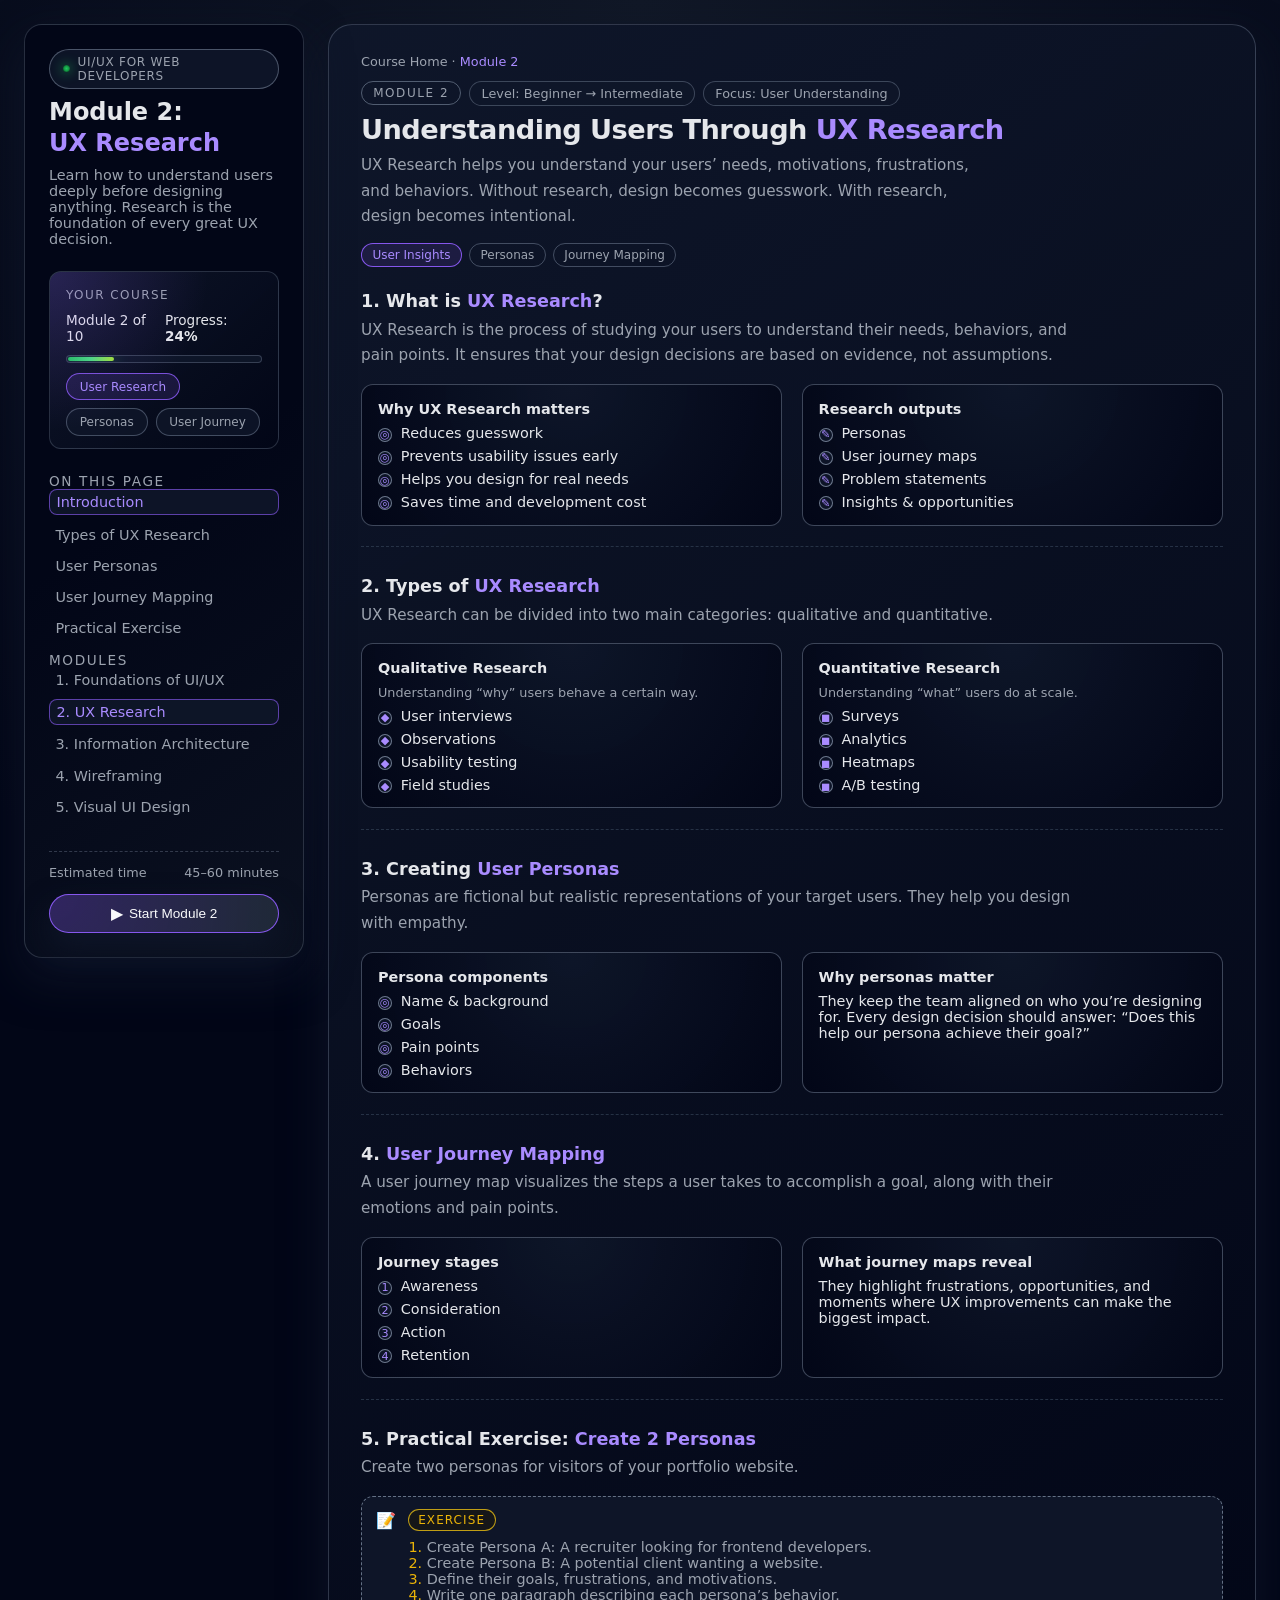
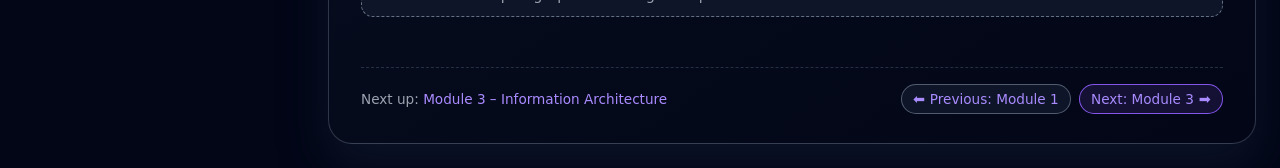
<file: module2.html>
<!DOCTYPE html>
<html lang="en">
<head>
  <meta charset="UTF-8" />
  <title>Module 2 – UX Research | UI/UX for Web Dev</title>
  <meta name="viewport" content="width=device-width, initial-scale=1" />
  <link rel="stylesheet" href="style.css" />
</head>

<body>
  <!-- Sidebar -->
  <aside class="sidebar">
    <div class="sidebar-header">
      <div class="course-badge">
        <span class="course-badge-dot"></span>
        <span>UI/UX for Web Developers</span>
      </div>
      <h1>
        Module 2:<br />
        <span>UX Research</span>
      </h1>
      <p>
        Learn how to understand users deeply before designing anything. Research is the foundation of every great UX decision.
      </p>
    </div>

    <div class="progress-card">
      <div class="progress-label">Your course</div>
      <div class="progress-info">
        <span>Module 2 of 10</span>
        <span>Progress: <strong>24%</strong></span>
      </div>
      <div class="progress-bar-track">
        <div class="progress-bar-fill" style="width: 24%;"></div>
      </div>
      <div class="pill-row">
        <div class="pill primary">User Research</div>
        <div class="pill">Personas</div>
        <div class="pill">User Journey</div>
      </div>
    </div>

    <nav class="sidebar-nav">
      <div>
        <div class="nav-title">On this page</div>
        <div class="nav-links">
          <a href="#intro" class="active">Introduction</a>
          <a href="#types">Types of UX Research</a>
          <a href="#personas">User Personas</a>
          <a href="#journey">User Journey Mapping</a>
          <a href="#exercise">Practical Exercise</a>
        </div>
      </div>

      <div>
        <div class="nav-title">Modules</div>
        <div class="nav-links">
          <a href="module1.html">1. Foundations of UI/UX</a>
          <a href="#" class="active">2. UX Research</a>
          <a href="module3.html">3. Information Architecture</a>
          <a href="module4.html">4. Wireframing</a>
          <a href="module5.html">5. Visual UI Design</a>
        </div>
      </div>
    </nav>

    <div class="sidebar-footer">
      <div class="estimate">
        <span>Estimated time</span>
        <span>45–60 minutes</span>
      </div>
      <button class="cta-button" type="button">
        <span class="icon">▶</span>
        <span>Start Module 2</span>
      </button>
    </div>
  </aside>

  <!-- Main content -->
  <main class="main">
    <div class="breadcrumb">
      <a href="index.html">Course Home</a> · <span class="current">Module 2</span>
    </div>

    <header class="module-header">
      <div class="module-label-row">
        <span class="module-number">Module 2</span>
        <span class="module-badge">Level: Beginner → Intermediate</span>
        <span class="module-badge">Focus: User Understanding</span>
      </div>
      <h2 class="module-title">
        Understanding Users Through <span>UX Research</span>
      </h2>
      <p class="module-goal">
        UX Research helps you understand your users’ needs, motivations, frustrations, and behaviors. Without research, design becomes guesswork. With research, design becomes intentional.
      </p>
      <div class="tags-row">
        <span class="tag accent">User Insights</span>
        <span class="tag">Personas</span>
        <span class="tag">Journey Mapping</span>
      </div>
    </header>

    <!-- Section 1: Intro -->
    <section id="intro" class="section-block">
      <h3 class="section-heading">1. What is <span>UX Research</span>?</h3>
      <p class="section-lead">
        UX Research is the process of studying your users to understand their needs, behaviors, and pain points. It ensures that your design decisions are based on evidence, not assumptions.
      </p>

      <div class="columns-2">
        <article class="card">
          <div class="card-title">Why UX Research matters</div>
          <ul class="list">
            <li><span class="list-bullet">◎</span> Reduces guesswork</li>
            <li><span class="list-bullet">◎</span> Prevents usability issues early</li>
            <li><span class="list-bullet">◎</span> Helps you design for real needs</li>
            <li><span class="list-bullet">◎</span> Saves time and development cost</li>
          </ul>
        </article>

        <article class="card">
          <div class="card-title">Research outputs</div>
          <ul class="list">
            <li><span class="list-bullet">✎</span> Personas</li>
            <li><span class="list-bullet">✎</span> User journey maps</li>
            <li><span class="list-bullet">✎</span> Problem statements</li>
            <li><span class="list-bullet">✎</span> Insights & opportunities</li>
          </ul>
        </article>
      </div>
    </section>

    <!-- Section 2: Types of UX Research -->
    <section id="types" class="section-block">
      <h3 class="section-heading">2. Types of <span>UX Research</span></h3>
      <p class="section-lead">
        UX Research can be divided into two main categories: qualitative and quantitative.
      </p>

      <div class="columns-2">
        <article class="card">
          <div class="card-title">Qualitative Research</div>
          <div class="card-meta">Understanding “why” users behave a certain way.</div>
          <ul class="list">
            <li><span class="list-bullet">◆</span> User interviews</li>
            <li><span class="list-bullet">◆</span> Observations</li>
            <li><span class="list-bullet">◆</span> Usability testing</li>
            <li><span class="list-bullet">◆</span> Field studies</li>
          </ul>
        </article>

        <article class="card">
          <div class="card-title">Quantitative Research</div>
          <div class="card-meta">Understanding “what” users do at scale.</div>
          <ul class="list">
            <li><span class="list-bullet">◼</span> Surveys</li>
            <li><span class="list-bullet">◼</span> Analytics</li>
            <li><span class="list-bullet">◼</span> Heatmaps</li>
            <li><span class="list-bullet">◼</span> A/B testing</li>
          </ul>
        </article>
      </div>
    </section>

    <!-- Section 3: Personas -->
    <section id="personas" class="section-block">
      <h3 class="section-heading">3. Creating <span>User Personas</span></h3>
      <p class="section-lead">
        Personas are fictional but realistic representations of your target users. They help you design with empathy.
      </p>

      <div class="columns-2">
        <article class="card">
          <div class="card-title">Persona components</div>
          <ul class="list">
            <li><span class="list-bullet">◎</span> Name & background</li>
            <li><span class="list-bullet">◎</span> Goals</li>
            <li><span class="list-bullet">◎</span> Pain points</li>
            <li><span class="list-bullet">◎</span> Behaviors</li>
          </ul>
        </article>

        <article class="card">
          <div class="card-title">Why personas matter</div>
          <p>
            They keep the team aligned on who you’re designing for. Every design decision should answer: “Does this help our persona achieve their goal?”
          </p>
        </article>
      </div>
    </section>

    <!-- Section 4: Journey Mapping -->
    <section id="journey" class="section-block">
      <h3 class="section-heading">4. <span>User Journey Mapping</span></h3>
      <p class="section-lead">
        A user journey map visualizes the steps a user takes to accomplish a goal, along with their emotions and pain points.
      </p>

      <div class="columns-2">
        <article class="card">
          <div class="card-title">Journey stages</div>
          <ul class="list">
            <li><span class="list-bullet">1</span> Awareness</li>
            <li><span class="list-bullet">2</span> Consideration</li>
            <li><span class="list-bullet">3</span> Action</li>
            <li><span class="list-bullet">4</span> Retention</li>
          </ul>
        </article>

        <article class="card">
          <div class="card-title">What journey maps reveal</div>
          <p>
            They highlight frustrations, opportunities, and moments where UX improvements can make the biggest impact.
          </p>
        </article>
      </div>
    </section>

    <!-- Section 5: Exercise -->
    <section id="exercise" class="section-block">
      <h3 class="section-heading">5. Practical Exercise: <span>Create 2 Personas</span></h3>
      <p class="section-lead">
        Create two personas for visitors of your portfolio website.
      </p>

      <div class="callout">
        <div class="callout-icon">📝</div>
        <div>
          <div class="badge-exercise">Exercise</div>
          <ol class="exercise-list">
            <li>Create Persona A: A recruiter looking for frontend developers.</li>
            <li>Create Persona B: A potential client wanting a website.</li>
            <li>Define their goals, frustrations, and motivations.</li>
            <li>Write one paragraph describing each persona’s behavior.</li>
          </ol>
        </div>
      </div>
    </section>

    <!-- Footer -->
    <footer class="module-footer">
      <div>Next up: <a href="module3.html">Module 3 – Information Architecture</a></div>
      <div class="module-step-nav">
        <a class="step-btn" href="module1.html">
          <span class="icon">⬅</span>
          <span>Previous: Module 1</span>
        </a>
        <a class="step-btn primary" href="module3.html">
          <span>Next: Module 3</span>
          <span class="icon">➡</span>
        </a>
      </div>
    </footer>
  </main>
</body>
</html>
</file>
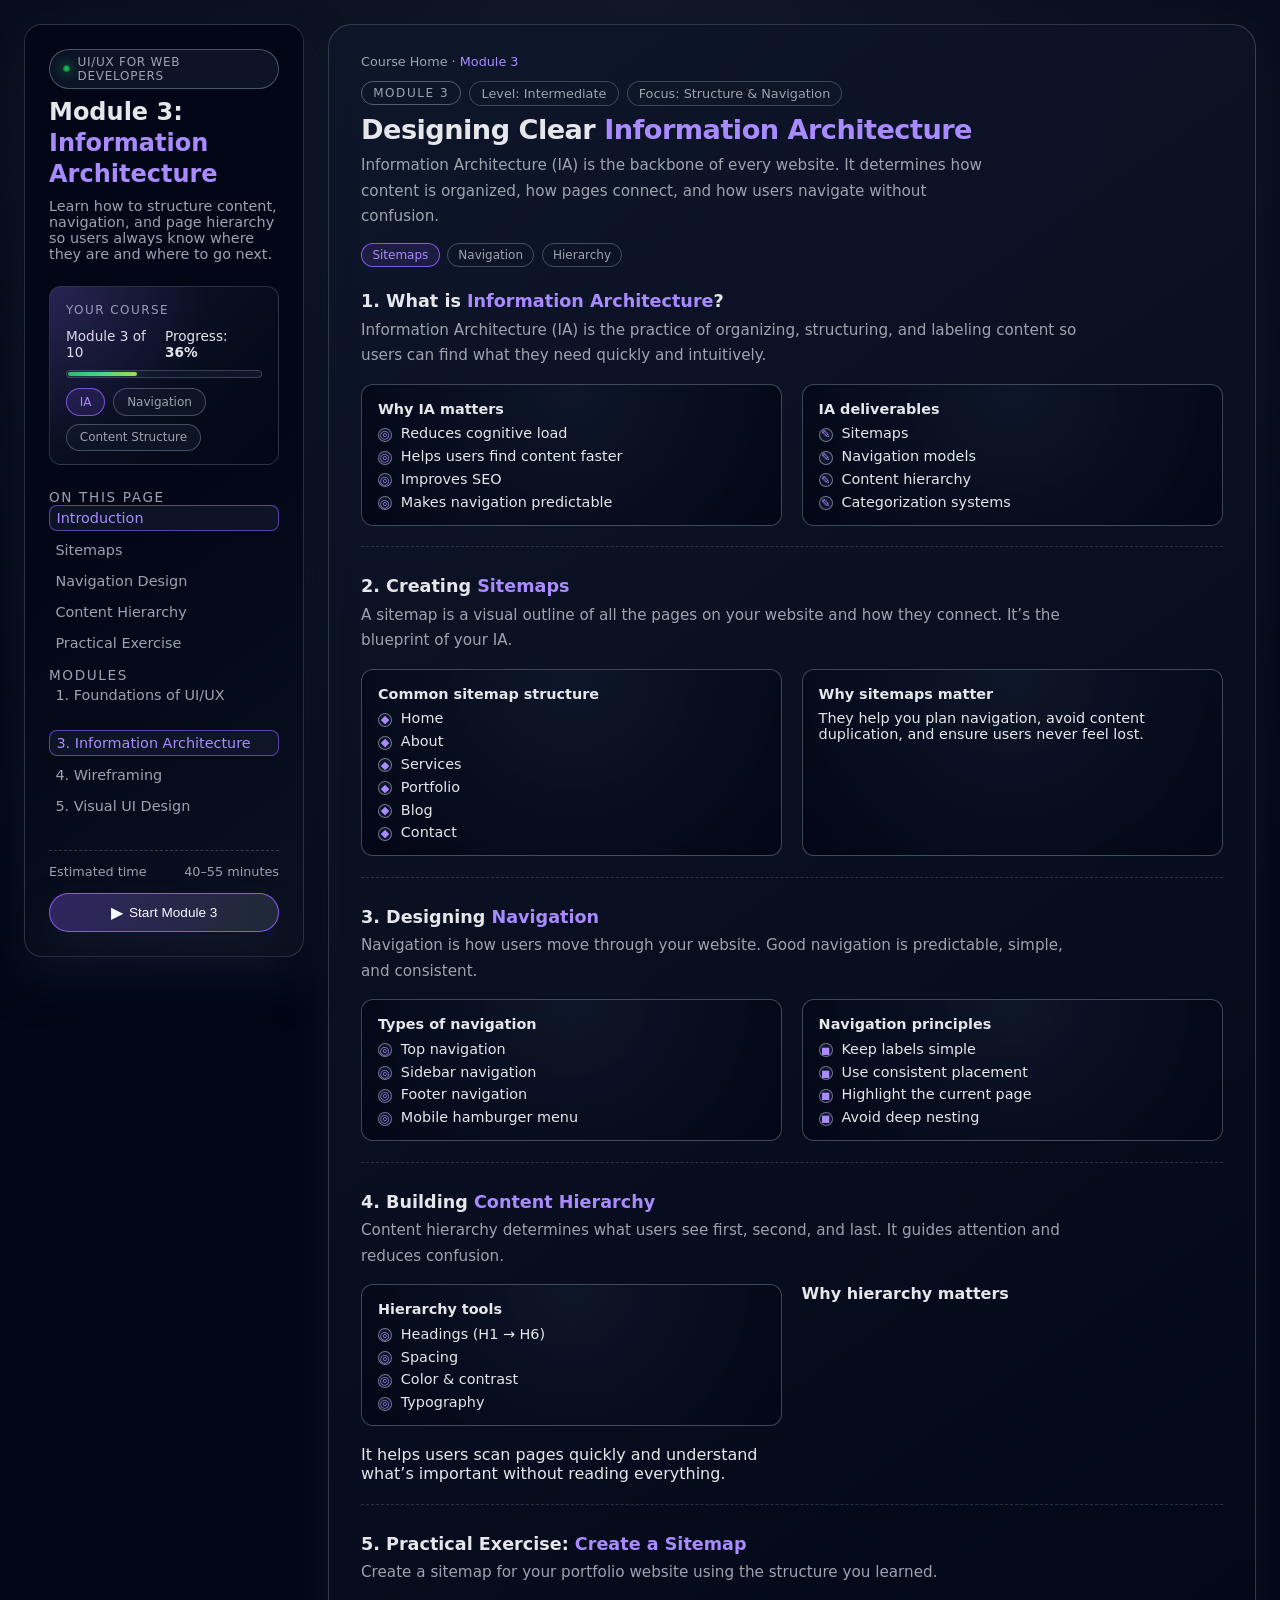
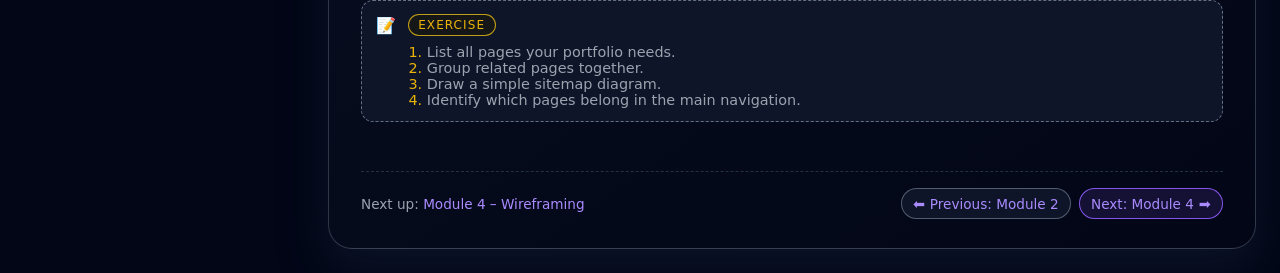
<file: module3.html>
<!DOCTYPE html>
<html lang="en">
<head>
  <meta charset="UTF-8" />
  <title>Module 3 – Information Architecture | UI/UX for Web Dev</title>
  <meta name="viewport" content="width=device-width, initial-scale=1" />
  <link rel="stylesheet" href="style.css" />
</head>

<body>
  <!-- Sidebar -->
  <aside class="sidebar">
    <div class="sidebar-header">
      <div class="course-badge">
        <span class="course-badge-dot"></span>
        <span>UI/UX for Web Developers</span>
      </div>
      <h1>
        Module 3:<br />
        <span>Information Architecture</span>
      </h1>
      <p>
        Learn how to structure content, navigation, and page hierarchy so users always know where they are and where to go next.
      </p>
    </div>

    <div class="progress-card">
      <div class="progress-label">Your course</div>
      <div class="progress-info">
        <span>Module 3 of 10</span>
        <span>Progress: <strong>36%</strong></span>
      </div>
      <div class="progress-bar-track">
        <div class="progress-bar-fill" style="width: 36%;"></div>
      </div>
      <div class="pill-row">
        <div class="pill primary">IA</div>
        <div class="pill">Navigation</div>
        <div class="pill">Content Structure</div>
      </div>
    </div>

    <nav class="sidebar-nav">
      <div>
        <div class="nav-title">On this page</div>
        <div class="nav-links">
          <a href="#intro" class="active">Introduction</a>
          <a href="#sitemap">Sitemaps</a>
          <a href="#navigation">Navigation Design</a>
          <a href="#hierarchy">Content Hierarchy</a>
          <a href="#exercise">Practical Exercise</a>
        </div>
      </div>

      <div>
        <div class="nav-title">Modules</div>
        <div class="nav-links">
          <a href="module1.html">1. Foundations of UI/UX</a>
          <a href="module2.html">
          <a href="#" class="active">3. Information Architecture</a>
          <a href="module4.html">4. Wireframing</a>
          <a href="module5.html">5. Visual UI Design</a>
        </div>
      </div>
    </nav>

    <div class="sidebar-footer">
      <div class="estimate">
        <span>Estimated time</span>
        <span>40–55 minutes</span>
      </div>
      <button class="cta-button" type="button">
        <span class="icon">▶</span>
        <span>Start Module 3</span>
      </button>
    </div>
  </aside>

  <!-- Main content -->
  <main class="main">
    <div class="breadcrumb">
      <a href="index.html">Course Home</a> · <span class="current">Module 3</span>
    </div>

    <header class="module-header">
      <div class="module-label-row">
        <span class="module-number">Module 3</span>
        <span class="module-badge">Level: Intermediate</span>
        <span class="module-badge">Focus: Structure & Navigation</span>
      </div>
      <h2 class="module-title">
        Designing Clear <span>Information Architecture</span>
      </h2>
      <p class="module-goal">
        Information Architecture (IA) is the backbone of every website. It determines how content is organized, how pages connect, and how users navigate without confusion.
      </p>
      <div class="tags-row">
        <span class="tag accent">Sitemaps</span>
        <span class="tag">Navigation</span>
        <span class="tag">Hierarchy</span>
      </div>
    </header>

    <!-- Section 1: Intro -->
    <section id="intro" class="section-block">
      <h3 class="section-heading">1. What is <span>Information Architecture</span>?</h3>
      <p class="section-lead">
        Information Architecture (IA) is the practice of organizing, structuring, and labeling content so users can find what they need quickly and intuitively.
      </p>

      <div class="columns-2">
        <article class="card">
          <div class="card-title">Why IA matters</div>
          <ul class="list">
            <li><span class="list-bullet">◎</span> Reduces cognitive load</li>
            <li><span class="list-bullet">◎</span> Helps users find content faster</li>
            <li><span class="list-bullet">◎</span> Improves SEO</li>
            <li><span class="list-bullet">◎</span> Makes navigation predictable</li>
          </ul>
        </article>

        <article class="card">
          <div class="card-title">IA deliverables</div>
          <ul class="list">
            <li><span class="list-bullet">✎</span> Sitemaps</li>
            <li><span class="list-bullet">✎</span> Navigation models</li>
            <li><span class="list-bullet">✎</span> Content hierarchy</li>
            <li><span class="list-bullet">✎</span> Categorization systems</li>
          </ul>
        </article>
      </div>
    </section>

    <!-- Section 2: Sitemaps -->
    <section id="sitemap" class="section-block">
      <h3 class="section-heading">2. Creating <span>Sitemaps</span></h3>
      <p class="section-lead">
        A sitemap is a visual outline of all the pages on your website and how they connect. It’s the blueprint of your IA.
      </p>

      <div class="columns-2">
        <article class="card">
          <div class="card-title">Common sitemap structure</div>
          <ul class="list">
            <li><span class="list-bullet">◆</span> Home</li>
            <li><span class="list-bullet">◆</span> About</li>
            <li><span class="list-bullet">◆</span> Services</li>
            <li><span class="list-bullet">◆</span> Portfolio</li>
            <li><span class="list-bullet">◆</span> Blog</li>
            <li><span class="list-bullet">◆</span> Contact</li>
          </ul>
        </article>

        <article class="card">
          <div class="card-title">Why sitemaps matter</div>
          <p>
            They help you plan navigation, avoid content duplication, and ensure users never feel lost.
          </p>
        </article>
      </div>
    </section>

    <!-- Section 3: Navigation -->
    <section id="navigation" class="section-block">
      <h3 class="section-heading">3. Designing <span>Navigation</span></h3>
      <p class="section-lead">
        Navigation is how users move through your website. Good navigation is predictable, simple, and consistent.
      </p>

      <div class="columns-2">
        <article class="card">
          <div class="card-title">Types of navigation</div>
          <ul class="list">
            <li><span class="list-bullet">◎</span> Top navigation</li>
            <li><span class="list-bullet">◎</span> Sidebar navigation</li>
            <li><span class="list-bullet">◎</span> Footer navigation</li>
            <li><span class="list-bullet">◎</span> Mobile hamburger menu</li>
          </ul>
        </article>

        <article class="card">
          <div class="card-title">Navigation principles</div>
          <ul class="list">
            <li><span class="list-bullet">◼</span> Keep labels simple</li>
            <li><span class="list-bullet">◼</span> Use consistent placement</li>
            <li><span class="list-bullet">◼</span> Highlight the current page</li>
            <li><span class="list-bullet">◼</span> Avoid deep nesting</li>
          </ul>
        </article>
      </div>
    </section>

    <!-- Section 4: Content Hierarchy -->
    <section id="hierarchy" class="section-block">
      <h3 class="section-heading">4. Building <span>Content Hierarchy</span></h3>
      <p class="section-lead">
        Content hierarchy determines what users see first, second, and last. It guides attention and reduces confusion.
      </p>

      <div class="columns-2">
        <article class="card">
          <div class="card-title">Hierarchy tools</div>
          <ul class="list">
            <li><span class="list-bullet">◎</span> Headings (H1 → H6)</li>
            <li><span class="list-bullet">◎</span> Spacing</li>
            <li><span class="list-bullet">◎</span> Color & contrast</li>
            <li><span class="list-bullet">◎</span> Typography</li>
          </ul>
        </article>
          <div class="card-title">Why hierarchy matters</div>
          <p>
            It helps users scan pages quickly and understand what’s important without reading everything.
          </p>
        </article>
      </div>
    </section>

    <!-- Section 5: Exercise -->
    <section id="exercise" class="section-block">
      <h3 class="section-heading">5. Practical Exercise: <span>Create a Sitemap</span></h3>
      <p class="section-lead">
        Create a sitemap for your portfolio website using the structure you learned.
      </p>

      <div class="callout">
        <div class="callout-icon">📝</div>
        <div>
          <div class="badge-exercise">Exercise</div>
          <ol class="exercise-list">
            <li>List all pages your portfolio needs.</li>
            <li>Group related pages together.</li>
            <li>Draw a simple sitemap diagram.</li>
            <li>Identify which pages belong in the main navigation.</li>
          </ol>
        </div>
      </div>
    </section>

    <!-- Footer -->
    <footer class="module-footer">
      <div>Next up: <a href="module4.html">Module 4 – Wireframing</a></div>
      <div class="module-step-nav">
        <a class="step-btn" href="module2.html">
          <span class="icon">⬅</span>
          <span>Previous: Module 2</span>
        </a>
        <a class="step-btn primary" href="module4.html">
          <span>Next: Module 4</span>
          <span class="icon">➡</span>
        </a>
      </div>
    </footer>
  </main>
</body>
</html>
</file>
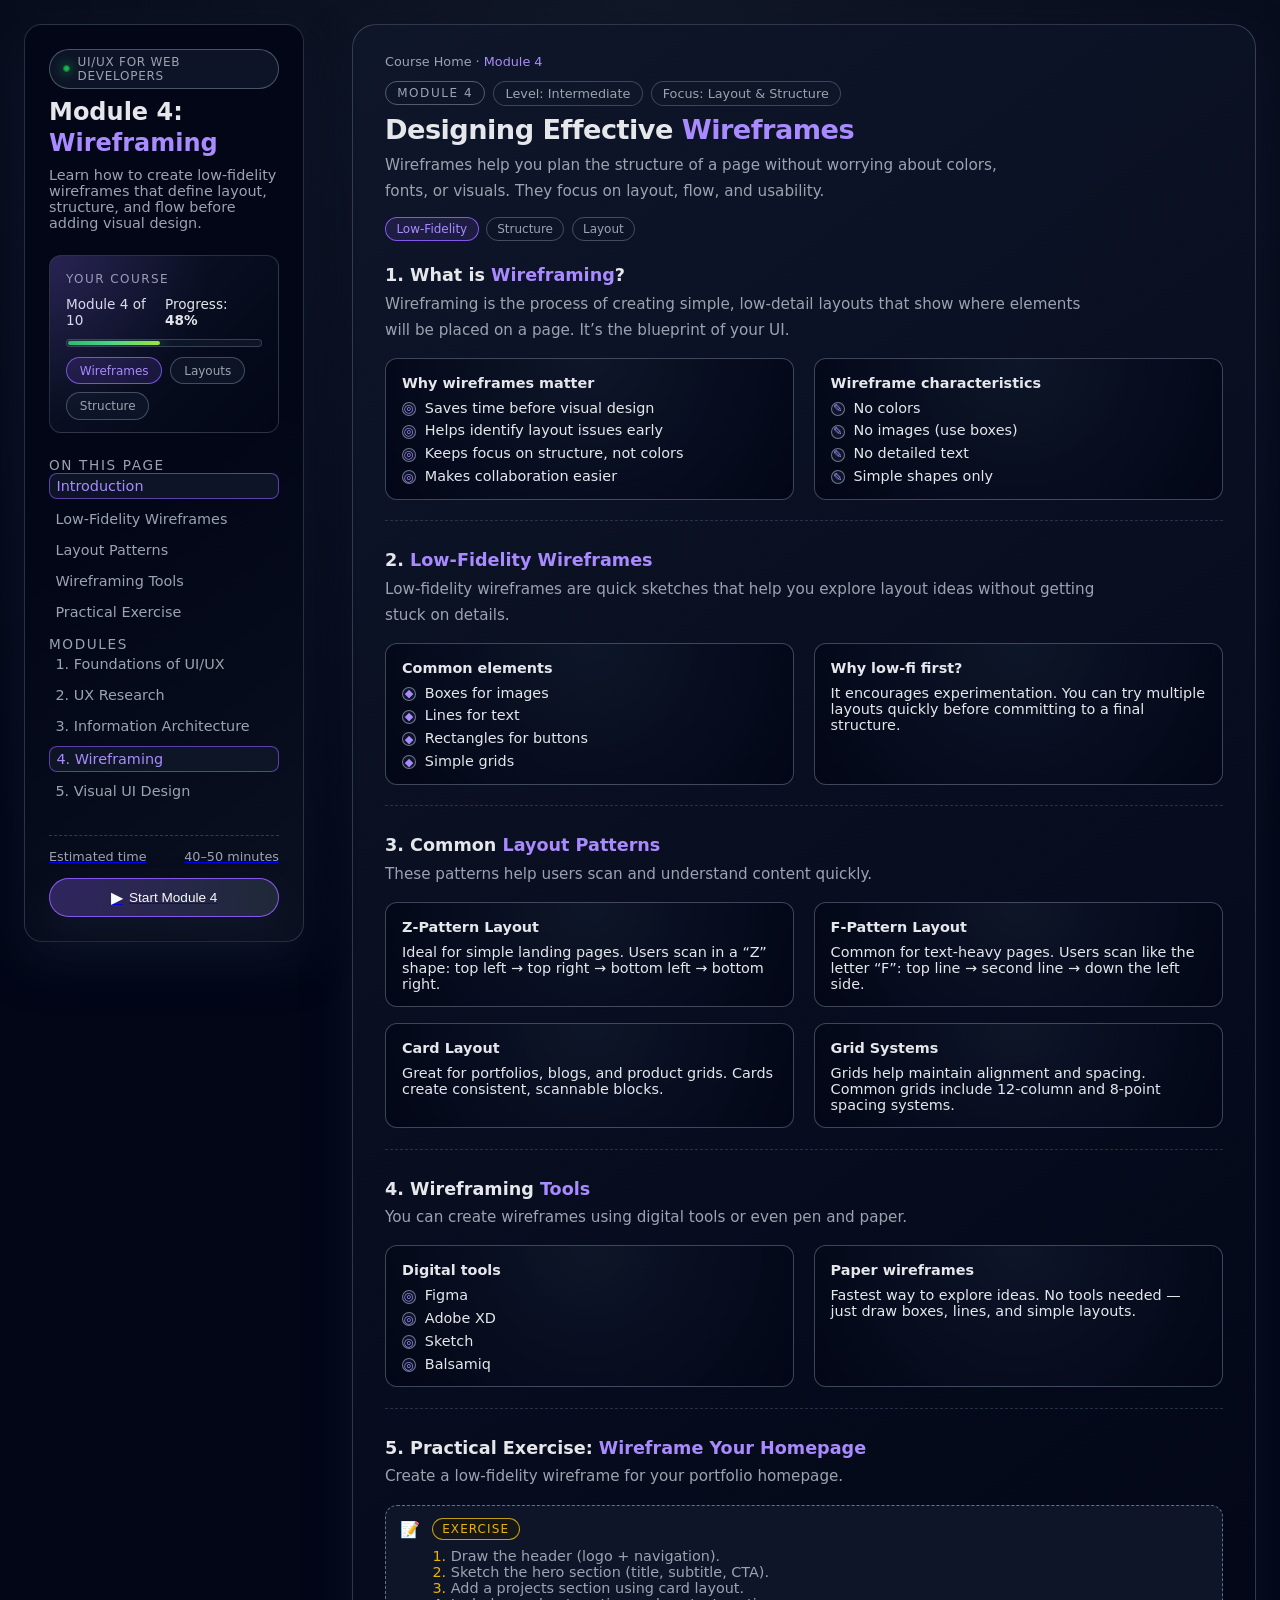
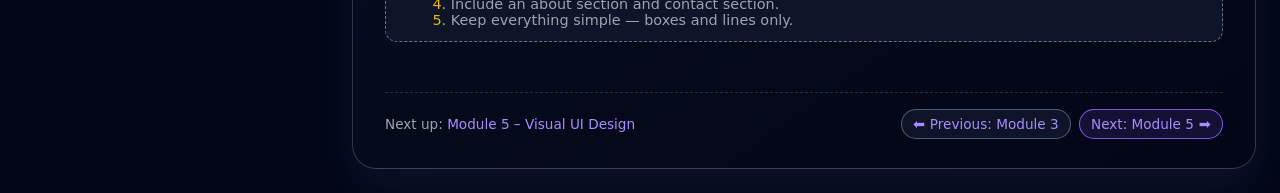
<file: module4.html>
<!DOCTYPE html>
<html lang="en">
<head>
  <meta charset="UTF-8" />
  <title>Module 4 – Wireframing | UI/UX for Web Dev</title>
  <meta name="viewport" content="width=device-width, initial-scale=1" />
  <link rel="stylesheet" href="style.css" />
</head>

<body>
  <!-- Sidebar -->
  <aside class="sidebar">
    <div class="sidebar-header">
      <div class="course-badge">
        <span class="course-badge-dot"></span>
        <span>UI/UX for Web Developers</span>
      </div>
      <h1>
        Module 4:<br />
        <span>Wireframing</span>
      </h1>
      <p>
        Learn how to create low‑fidelity wireframes that define layout, structure, and flow before adding visual design.
      </p>
    </div>

    <div class="progress-card">
      <div class="progress-label">Your course</div>
      <div class="progress-info">
        <span>Module 4 of 10</span>
        <span>Progress: <strong>48%</strong></span>
      </div>
      <div class="progress-bar-track">
        <div class="progress-bar-fill" style="width: 48%;"></div>
      </div>
      <div class="pill-row">
        <div class="pill primary">Wireframes</div>
        <div class="pill">Layouts</div>
        <div class="pill">Structure</div>
      </div>
    </div>

    <nav class="sidebar-nav">
      <div>
        <div class="nav-title">On this page</div>
        <div class="nav-links">
          <a href="#intro" class="active">Introduction</a>
          <a href="#lowfi">Low‑Fidelity Wireframes</a>
          <a href="#patterns">Layout Patterns</a>
          <a href="#tools">Wireframing Tools</a>
          <a href="#exercise">Practical Exercise</a>
        </div>
      </div>

      <div>
        <div class="nav-title">Modules</div>
        <div class="nav-links">
          <a href="module1.html">1. Foundations of UI/UX</a>
          <a href="module2.html">2. UX Research</a>
          <a href="module3.html">3. Information Architecture</a>
          <a href="#" class="active">4. Wireframing</a>
          <a href="module5.html">5. Visual UI Design </nav>

    <div class="sidebar-footer">
      <div class="estimate">
        <span>Estimated time</span>
        <span>40–50 minutes</span>
      </div>
      <button class="cta-button" type="button">
        <span class="icon">▶</span>
        <span>Start Module 4</span>
      </button>
    </div>
  </aside>

  <!-- Main content -->
  <main class="main">
    <div class="breadcrumb">
      <a href="index.html">Course Home</a> · <span class="current">Module 4</span>
    </div>

    <header class="module-header">
      <div class="module-label-row">
        <span class="module-number">Module 4</span>
        <span class="module-badge">Level: Intermediate</span>
        <span class="module-badge">Focus: Layout & Structure</span>
      </div>
      <h2 class="module-title">
        Designing Effective <span>Wireframes</span>
      </h2>
      <p class="module-goal">
        Wireframes help you plan the structure of a page without worrying about colors, fonts, or visuals. They focus on layout, flow, and usability.
      </p>
      <div class="tags-row">
        <span class="tag accent">Low‑Fidelity</span>
        <span class="tag">Structure</span>
        <span class="tag">Layout</span>
      </div>
    </header>

    <!-- Section 1: Intro -->
    <section id="intro" class="section-block">
      <h3 class="section-heading">1. What is <span>Wireframing</span>?</h3>
      <p class="section-lead">
        Wireframing is the process of creating simple, low‑detail layouts that show where elements will be placed on a page. It’s the blueprint of your UI.
      </p>

      <div class="columns-2">
        <article class="card">
          <div class="card-title">Why wireframes matter</div>
          <ul class="list">
            <li><span class="list-bullet">◎</span> Saves time before visual design</li>
            <li><span class="list-bullet">◎</span> Helps identify layout issues early</li>
            <li><span class="list-bullet">◎</span> Keeps focus on structure, not colors</li>
            <li><span class="list-bullet">◎</span> Makes collaboration easier</li>
          </ul>
        </article>

        <article class="card">
          <div class="card-title">Wireframe characteristics</div>
          <ul class="list">
            <li><span class="list-bullet">✎</span> No colors</li>
            <li><span class="list-bullet">✎</span> No images (use boxes)</li>
            <li><span class="list-bullet">✎</span> No detailed text</li>
            <li><span class="list-bullet">✎</span> Simple shapes only</li>
          </ul>
        </article>
      </div>
    </section>

    <!-- Section 2: Low-Fidelity Wireframes -->
    <section id="lowfi" class="section-block">
      <h3 class="section-heading">2. <span>Low‑Fidelity Wireframes</span></h3>
      <p class="section-lead">
        Low‑fidelity wireframes are quick sketches that help you explore layout ideas without getting stuck on details.
      </p>

      <div class="columns-2">
        <article class="card">
          <div class="card-title">Common elements</div>
          <ul class="list">
            <li><span class="list-bullet">◆</span> Boxes for images</li>
            <li><span class="list-bullet">◆</span> Lines for text</li>
            <li><span class="list-bullet">◆</span> Rectangles for buttons</li>
            <li><span class="list-bullet">◆</span> Simple grids</li>
          </ul>
        </article>

        <article class="card">
          <div class="card-title">Why low‑fi first?</div>
          <p>
            It encourages experimentation. You can try multiple layouts quickly before committing to a final structure.
          </p>
        </article>
      </div>
    </section>

    <!-- Section 3: Layout Patterns -->
    <section id="patterns" class="section-block">
      <h3 class="section-heading">3. Common <span>Layout Patterns</span></h3>
      <p class="section-lead">
        These patterns help users scan and understand content quickly.
      </p>

      <div class="columns-2">
        <article class="card">
          <div class="card-title">Z‑Pattern Layout</div>
          <p>
            Ideal for simple landing pages. Users scan in a “Z” shape: top left → top right → bottom left → bottom right.
          </p>
        </article>

        <article class="card">
          <div class="card-title">F‑Pattern Layout</div>
          <p>
            Common for text‑heavy pages. Users scan like the letter “F”: top line → second line → down the left side.
          </p>
        </article>
      </div>

      <div class="columns-2" style="margin-top: 1rem;">
        <article class="card">
          <div class="card-title">Card Layout</div>
          <p>
            Great for portfolios, blogs, and product grids. Cards create consistent, scannable blocks.
          </p>
        </article>

        <article class="card">
          <div class="card-title">Grid Systems</div>
          <p>
            Grids help maintain alignment and spacing. Common grids include 12‑column and 8‑point spacing systems.
          </p>
        </article>
      </div>
    </section>

    <!-- Section 4: Tools -->
    <section id="tools" class="section-block">
      <h3 class="section-heading">4. Wireframing <span>Tools</span></h3>
      <p class="section-lead">
        You can create wireframes using digital tools or even pen and paper.
      </p>

      <div class="columns-2">
        <article class="card">
          <div class="card-title">Digital tools</div>
          <ul class="list">
            <li><span class="list-bullet">◎</span> Figma</li>
            <li><span class="list-bullet">◎</span> Adobe XD</li>
            <li><span class="list-bullet">◎</span> Sketch</li>
            <li><span class="list-bullet">◎</span> Balsamiq</li>
          </ul>
        </article>

        <article class="card">
          <div class="card-title">Paper wireframes</div>
          <p>
            Fastest way to explore ideas. No tools needed — just draw boxes, lines, and simple layouts.
          </p>
        </article>
      </div>
    </section>

    <!-- Section 5: Exercise -->
    <section id="exercise" class="section-block">
      <h3 class="section-heading">5. Practical Exercise: <span>Wireframe Your Homepage</span></h3>
      <p class="section-lead">
        Create a low‑fidelity wireframe for your portfolio homepage.
      </p>

      <div class="callout">
        <div class="callout-icon">📝</div>
        <div>
          <div class="badge-exercise">Exercise</div>
          <ol class="exercise-list">
            <li>Draw the header (logo + navigation).</li>
            <li>Sketch the hero section (title, subtitle, CTA).</li>
            <li>Add a projects section using card layout.</li>
            <li>Include an about section and contact section.</li>
            <li>Keep everything simple — boxes and lines only.</li>
          </ol>
        </div>
      </div>
    </section>

    <!-- Footer -->
    <footer class="module-footer">
      <div>Next up: <a href="module5.html">Module 5 – Visual UI Design</a></div>
      <div class="module-step-nav">
        <a class="step-btn" href="module3.html">
          <span class="icon">⬅</span>
          <span>Previous: Module 3</span>
        </a>
        <a class="step-btn primary" href="module5.html">
          <span>Next: Module 5</span>
          <span class="icon">➡</span>
        </a>
      </div>
    </footer>
  </main>
</body>
</html>
</file>
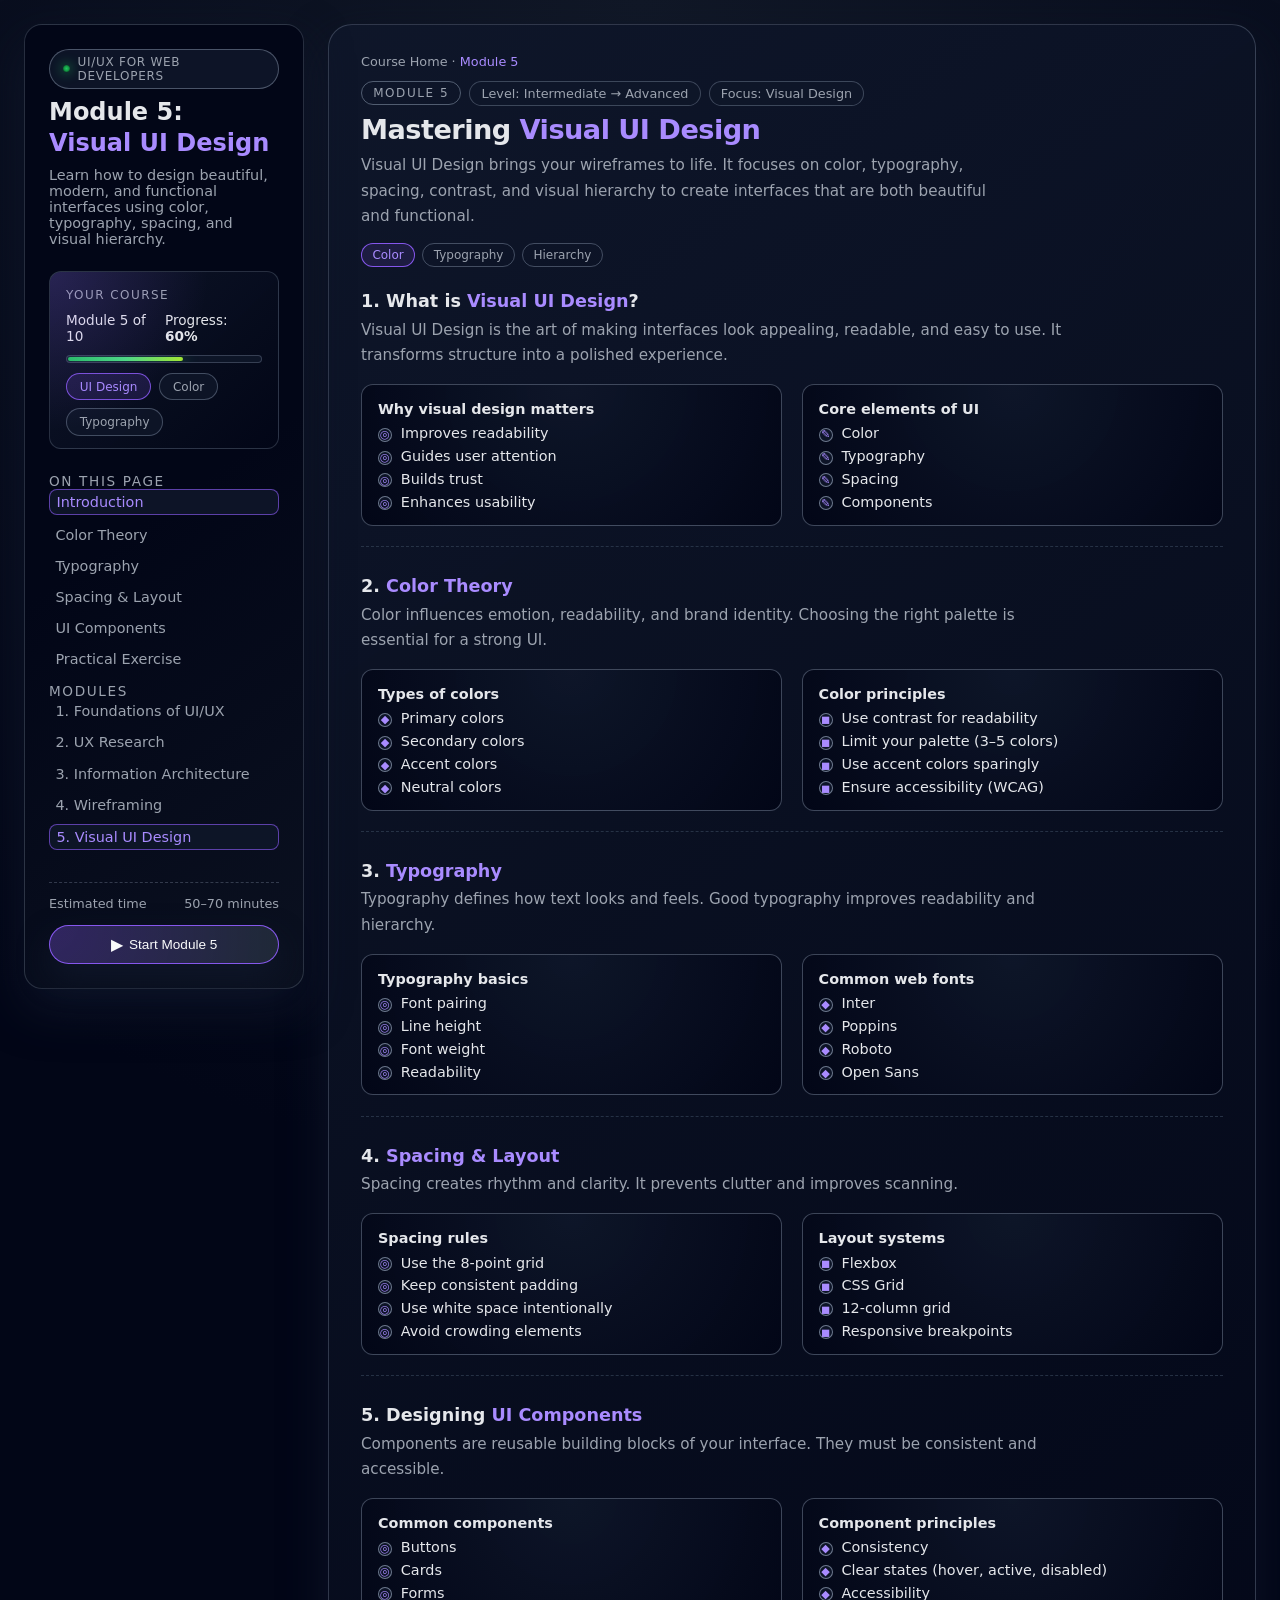
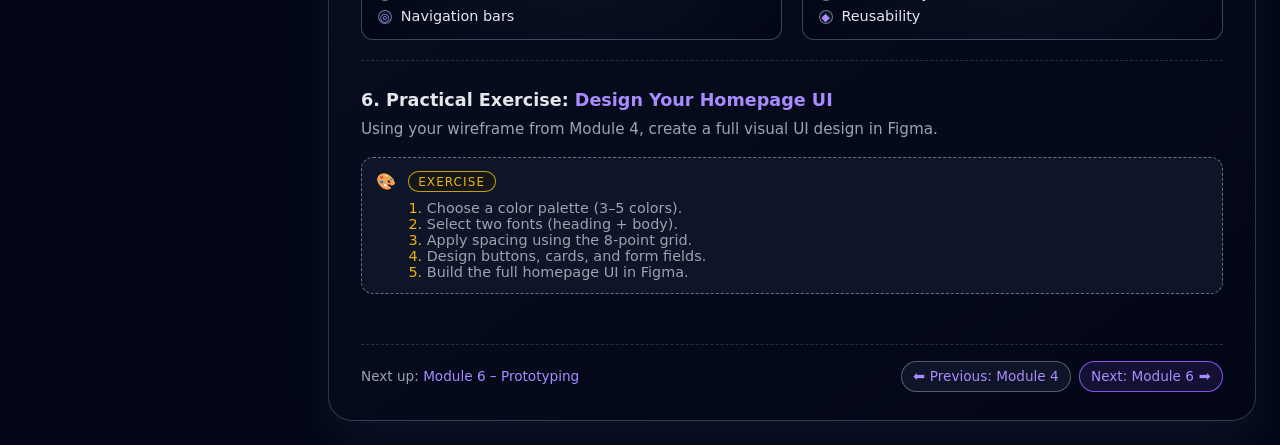
<file: module5.html>
<!DOCTYPE html>
<html lang="en">
<head>
  <meta charset="UTF-8" />
  <title>Module 5 – Visual UI Design | UI/UX for Web Dev</title>
  <meta name="viewport" content="width=device-width, initial-scale=1" />
  <link rel="stylesheet" href="style.css" />
</head>

<body>
  <!-- Sidebar -->
  <aside class="sidebar">
    <div class="sidebar-header">
      <div class="course-badge">
        <span class="course-badge-dot"></span>
        <span>UI/UX for Web Developers</span>
      </div>
      <h1>
        Module 5:<br />
        <span>Visual UI Design</span>
      </h1>
      <p>
        Learn how to design beautiful, modern, and functional interfaces using color, typography, spacing, and visual hierarchy.
      </p>
    </div>

    <div class="progress-card">
      <div class="progress-label">Your course</div>
      <div class="progress-info">
        <span>Module 5 of 10</span>
        <span>Progress: <strong>60%</strong></span>
      </div>
      <div class="progress-bar-track">
        <div class="progress-bar-fill" style="width: 60%;"></div>
      </div>
      <div class="pill-row">
        <div class="pill primary">UI Design</div>
        <div class="pill">Color</div>
        <div class="pill">Typography</div>
      </div>
    </div>

    <nav class="sidebar-nav">
      <div>
        <div class="nav-title">On this page</div>
        <div class="nav-links">
          <a href="#intro" class="active">Introduction</a>
          <a href="#color">Color Theory</a>
          <a href="#typography">Typography</a>
          <a href="#spacing">Spacing & Layout</a>
          <a href="#components">UI Components</a>
          <a href="#exercise">Practical Exercise</a>
        </div>
      </div>

      <div>
        <div class="nav-title">Modules</div>
        <div class="nav-links">
          <a href="module1.html">1. Foundations of UI/UX</a>
          <a href="module2.html">2. UX Research</a>
          <a href="module3.html">3. Information Architecture</a>
          <a href="module4.html">4. Wireframing</a>
          <a href="#" class="active">5. Visual UI Design</a>
        </div>
      </div>
    </nav>

    <div class="sidebar-footer">
      <div class="estimate">
        <span>Estimated time</span>
        <span>50–70 minutes</span>
      </div>
      <button class="cta-button" type="button">
        <span class="icon">▶</span>
        <span>Start Module 5</span>
      </button>
    </div>
  </aside>

  <!-- Main content -->
  <main class="main">
    <div class="breadcrumb">
      <a href="index.html">Course Home</a> · <span class="current">Module 5</span>
    </div>

    <header class="module-header">
      <div class="module-label-row">
        <span class="module-number">Module 5</span>
        <span class="module-badge">Level: Intermediate → Advanced</span>
        <span class="module-badge">Focus: Visual Design</span>
      </div>
      <h2 class="module-title">
        Mastering <span>Visual UI Design</span>
      </h2>
      <p class="module-goal">
        Visual UI Design brings your wireframes to life. It focuses on color, typography, spacing, contrast, and visual hierarchy to create interfaces that are both beautiful and functional.
      </p>
      <div class="tags-row">
        <span class="tag accent">Color</span>
        <span class="tag">Typography</span>
        <span class="tag">Hierarchy</span>
      </div>
    </header>

    <!-- Section 1: Intro -->
    <section id="intro" class="section-block">
      <h3 class="section-heading">1. What is <span>Visual UI Design</span>?</h3>
      <p class="section-lead">
        Visual UI Design is the art of making interfaces look appealing, readable, and easy to use. It transforms structure into a polished experience.
      </p>

      <div class="columns-2">
        <article class="card">
          <div class="card-title">Why visual design matters</div>
          <ul class="list">
            <li><span class="list-bullet">◎</span> Improves readability</li>
            <li><span class="list-bullet">◎</span> Guides user attention</li>
            <li><span class="list-bullet">◎</span> Builds trust</li>
            <li><span class="list-bullet">◎</span> Enhances usability</li>
          </ul>
        </article>

        <article class="card">
          <div class="card-title">Core elements of UI</div>
          <ul class="list">
            <li><span class="list-bullet">✎</span> Color</li>
            <li><span class="list-bullet">✎</span> Typography</li>
            <li><span class="list-bullet">✎</span> Spacing</li>
            <li><span class="list-bullet">✎</span> Components</li>
          </ul>
        </article>
      </div>
    </section>

    <!-- Section 2: Color Theory -->
    <section id="color" class="section-block">
      <h3 class="section-heading">2. <span>Color Theory</span></h3>
      <p class="section-lead">
        Color influences emotion, readability, and brand identity. Choosing the right palette is essential for a strong UI.
      </p>

      <div class="columns-2">
        <article class="card">
          <div class="card-title">Types of colors</div>
          <ul class="list">
            <li><span class="list-bullet">◆</span> Primary colors</li>
            <li><span class="list-bullet">◆</span> Secondary colors</li>
            <li><span class="list-bullet">◆</span> Accent colors</li>
            <li><span class="list-bullet">◆</span> Neutral colors</li>
          </ul>
        </article>

        <article class="card">
          <div class="card-title">Color principles</div>
          <ul class="list">
            <li><span class="list-bullet">◼</span> Use contrast for readability</li>
            <li><span class="list-bullet">◼</span> Limit your palette (3–5 colors)</li>
            <li><span class="list-bullet">◼</span> Use accent colors sparingly</li>
            <li><span class="list-bullet">◼</span> Ensure accessibility (WCAG)</li>
          </ul>
        </article>
      </div>
    </section>

    <!-- Section 3: Typography -->
    <section id="typography" class="section-block">
      <h3 class="section-heading">3. <span>Typography</span></h3>
      <p class="section-lead">
        Typography defines how text looks and feels. Good typography improves readability and hierarchy.
      </p>

      <div class="columns-2">
        <article class="card">
          <div class="card-title">Typography basics</div>
          <ul class="list">
            <li><span class="list-bullet">◎</span> Font pairing</li>
            <li><span class="list-bullet">◎</span> Line height</li>
            <li><span class="list-bullet">◎</span> Font weight</li>
            <li><span class="list-bullet">◎</span> Readability</li>
          </ul>
        </article>

        <article class="card">
          <div class="card-title">Common web fonts</div>
          <ul class="list">
            <li><span class="list-bullet">◆</span> Inter</li>
            <li><span class="list-bullet">◆</span> Poppins</li>
            <li><span class="list-bullet">◆</span> Roboto</li>
            <li><span class="list-bullet">◆</span> Open Sans</li>
          </ul>
        </article>
      </div>
    </section>

    <!-- Section 4: Spacing -->
    <section id="spacing" class="section-block">
      <h3 class="section-heading">4. <span>Spacing & Layout</span></h3>
      <p class="section-lead">
        Spacing creates rhythm and clarity. It prevents clutter and improves scanning.
      </p>

      <div class="columns-2">
        <article class="card">
          <div class="card-title">Spacing rules</div>
          <ul class="list">
            <li><span class="list-bullet">◎</span> Use the 8‑point grid</li>
            <li><span class="list-bullet">◎</span> Keep consistent padding</li>
            <li><span class="list-bullet">◎</span> Use white space intentionally</li>
            <li><span class="list-bullet">◎</span> Avoid crowding elements</li>
          </ul>
        </article>

        <article class="card">
          <div class="card-title">Layout systems</div>
          <ul class="list">
            <li><span class="list-bullet">◼</span> Flexbox</li>
            <li><span class="list-bullet">◼</span> CSS Grid</li>
            <li><span class="list-bullet">◼</span> 12‑column grid</li>
            <li><span class="list-bullet">◼</span> Responsive breakpoints</li>
          </ul>
        </article>
      </div>
    </section>

    <!-- Section 5: UI Components -->
    <section id="components" class="section-block">
      <h3 class="section-heading">5. Designing <span>UI Components</span></h3>
      <p class="section-lead">
        Components are reusable building blocks of your interface. They must be consistent and accessible.
      </p>

      <div class="columns-2">
        <article class="card">
          <div class="card-title">Common components</div>
          <ul class="list">
            <li><span class="list-bullet">◎</span> Buttons</li>
            <li><span class="list-bullet">◎</span> Cards</li>
            <li><span class="list-bullet">◎</span> Forms</li>
            <li><span class="list-bullet">◎</span> Navigation bars</li>
          </ul>
        </article>

        <article class="card">
          <div class="card-title">Component principles</div>
          <ul class="list">
            <li><span class="list-bullet">◆</span> Consistency</li>
            <li><span class="list-bullet">◆</span> Clear states (hover, active, disabled)</li>
            <li><span class="list-bullet">◆</span> Accessibility</li>
            <li><span class="list-bullet">◆</span> Reusability</li>
          </ul>
        </article>
      </div>
    </section>

    <!-- Section 6: Exercise -->
    <section id="exercise" class="section-block">
      <h3 class="section-heading">6. Practical Exercise: <span>Design Your Homepage UI</span></h3>
      <p class="section-lead">
        Using your wireframe from Module 4, create a full visual UI design in Figma.
      </p>

      <div class="callout">
        <div class="callout-icon">🎨</div>
        <div>
          <div class="badge-exercise">Exercise</div>
          <ol class="exercise-list">
            <li>Choose a color palette (3–5 colors).</li>
            <li>Select two fonts (heading + body).</li>
            <li>Apply spacing using the 8‑point grid.</li>
            <li>Design buttons, cards, and form fields.</li>
            <li>Build the full homepage UI in Figma.</li>
          </ol>
        </div>
      </div>
    </section>

    <!-- Footer -->
    <footer class="module-footer">
      <div>Next up: <a href="module6.html">Module 6 – Prototyping</a></div>
      <div class="module-step-nav">
        <a class="step-btn" href="module4.html">
          <span class="icon">⬅</span>
          <span>Previous: Module 4</span>
        </a>
        <a class="step-btn primary" href="module6.html">
          <span>Next: Module 6</span>
          <span class="icon">➡</span>
        </a>
      </div>
    </footer>
  </main>
</body>
</html>
</file>
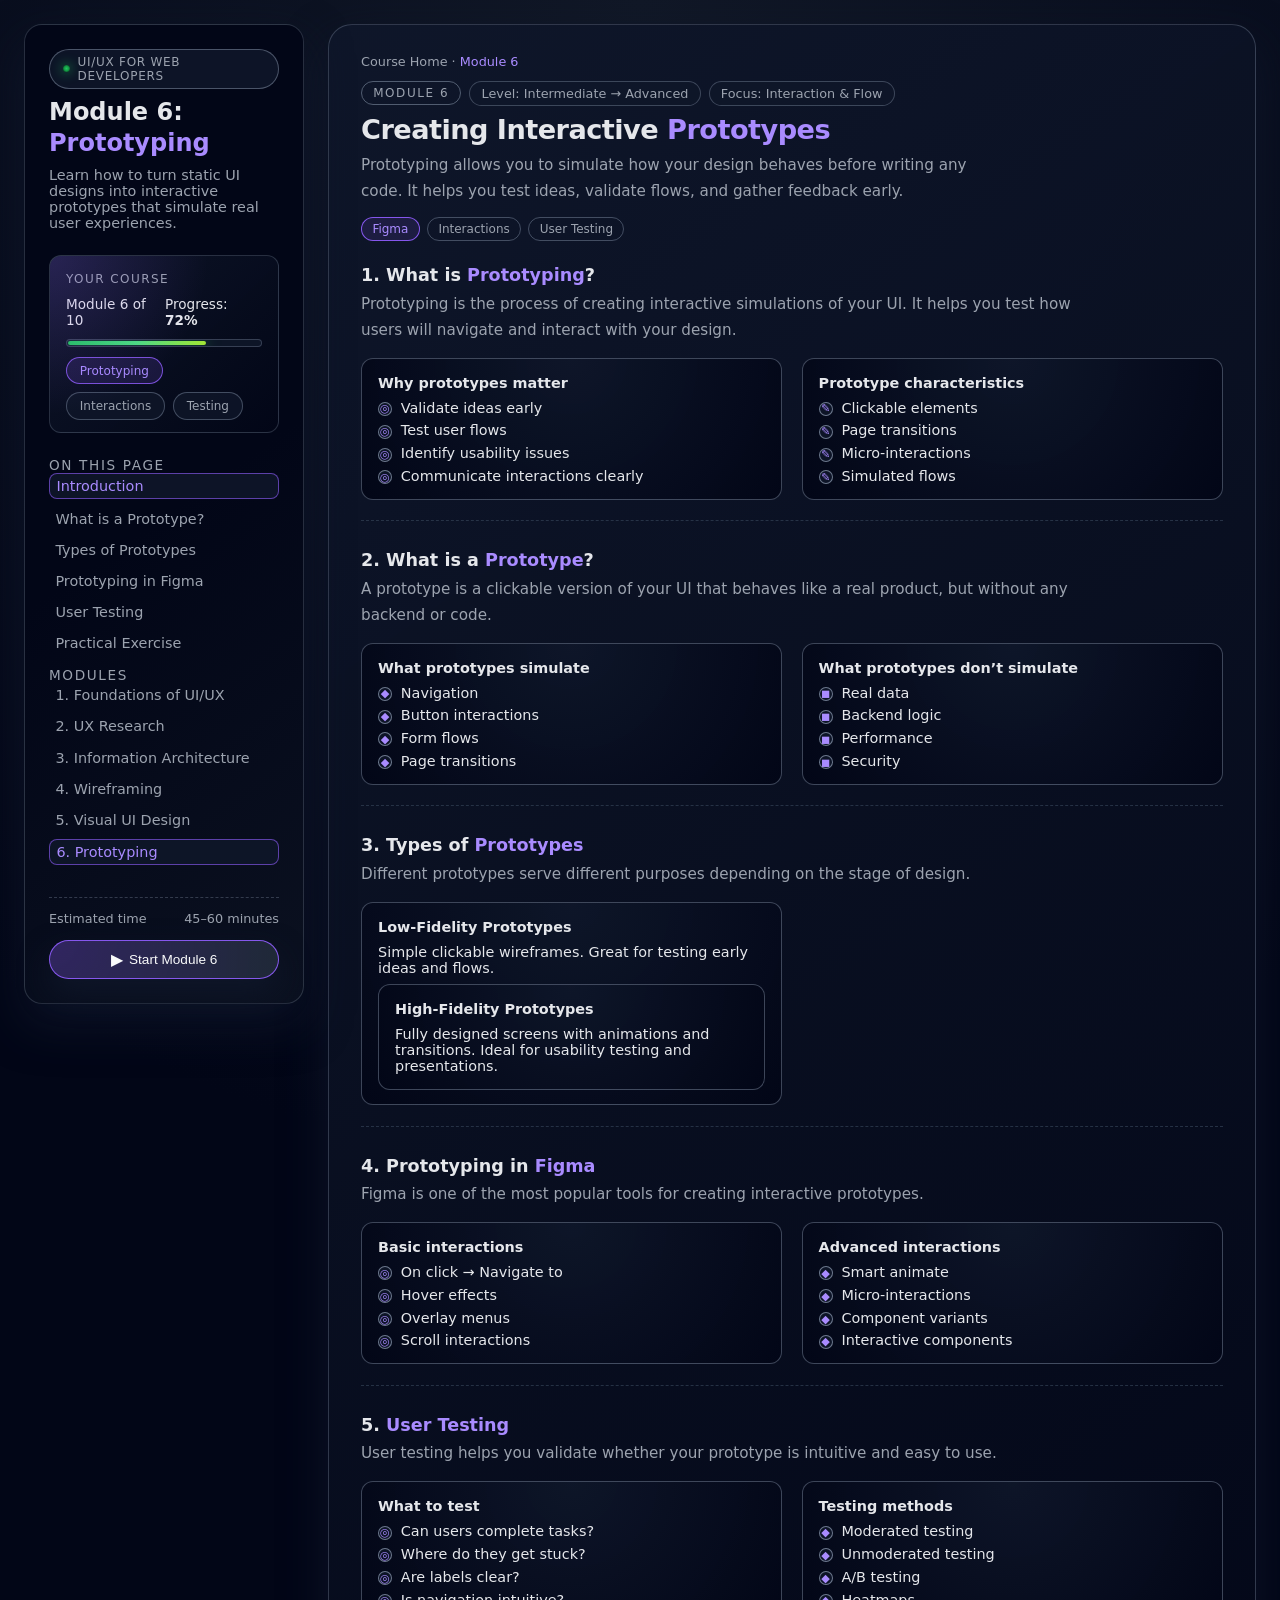
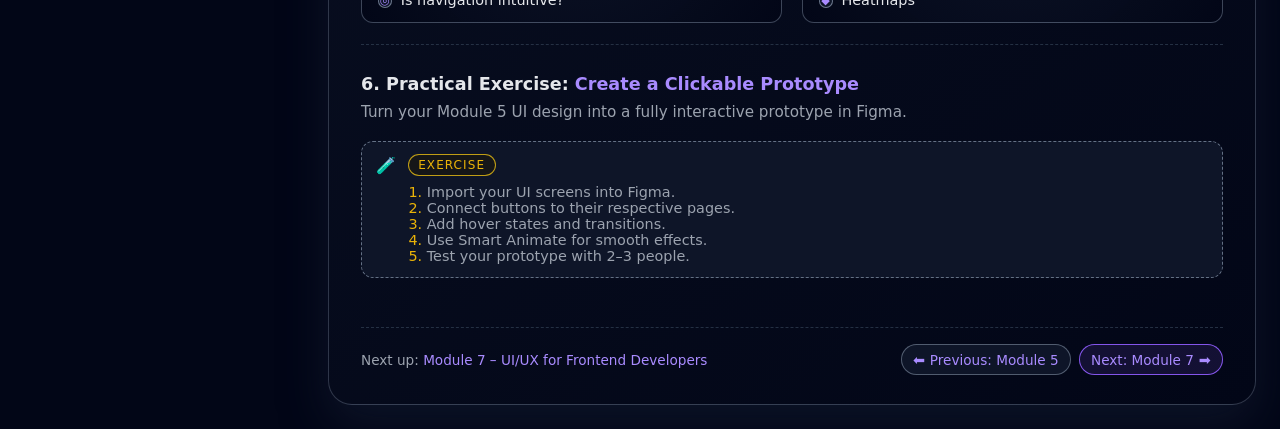
<file: module6.html>
<!DOCTYPE html>
<html lang="en">
<head>
  <meta charset="UTF-8" />
  <title>Module 6 – Prototyping | UI/UX for Web Dev</title>
  <meta name="viewport" content="width=device-width, initial-scale=1" />
  <link rel="stylesheet" href="style.css" />
</head>

<body>
  <!-- Sidebar -->
  <aside class="sidebar">
    <div class="sidebar-header">
      <div class="course-badge">
        <span class="course-badge-dot"></span>
        <span>UI/UX for Web Developers</span>
      </div>
      <h1>
        Module 6:<br />
        <span>Prototyping</span>
      </h1>
      <p>
        Learn how to turn static UI designs into interactive prototypes that simulate real user experiences.
      </p>
    </div>

    <div class="progress-card">
      <div class="progress-label">Your course</div>
      <div class="progress-info">
        <span>Module 6 of 10</span>
        <span>Progress: <strong>72%</strong></span>
      </div>
      <div class="progress-bar-track">
        <div class="progress-bar-fill" style="width: 72%;"></div>
      </div>
      <div class="pill-row">
        <div class="pill primary">Prototyping</div>
        <div class="pill">Interactions</div>
        <div class="pill">Testing</div>
      </div>
    </div>

    <nav class="sidebar-nav">
      <div>
        <div class="nav-title">On this page</div>
        <div class="nav-links">
          <a href="#intro" class="active">Introduction</a>
          <a href="#what-is-prototype">What is a Prototype?</a>
          <a href="#types">Types of Prototypes</a>
          <a href="#figma">Prototyping in Figma</a>
          <a href="#testing">User Testing</a>
          <a href="#exercise">Practical Exercise</a>
        </div>
      </div>

      <div>
        <div class="nav-title">Modules</div>
        <div class="nav-links">
          <a href="module1.html">1. Foundations of UI/UX</a>
          <a href="module2.html">2. UX Research</a>
          <a href="module3.html">3. Information Architecture</a>
          <a href="module4.html">4. Wireframing</a>
          <a href="module5.html">5. Visual UI Design</a>
          <a href="#" class="active">6. Prototyping</a>
        </div>
      </div>
    </nav>

    <div class="sidebar-footer">
      <div class="estimate">
        <span>Estimated time</span>
        <span>45–60 minutes</span>
      </div>
      <button class="cta-button" type="button">
        <span class="icon">▶</span>
        <span>Start Module 6</span>
      </button>
    </div>
  </aside>

  <!-- Main content -->
  <main class="main">
    <div class="breadcrumb">
      <a href="index.html">Course Home</a> · <span class="current">Module 6</span>
    </div>

    <header class="module-header">
      <div class="module-label-row">
        <span class="module-number">Module 6</span>
        <span class="module-badge">Level: Intermediate → Advanced</span>
        <span class="module-badge">Focus: Interaction & Flow</span>
      </div>
      <h2 class="module-title">
        Creating Interactive <span>Prototypes</span>
      </h2>
      <p class="module-goal">
        Prototyping allows you to simulate how your design behaves before writing any code. It helps you test ideas, validate flows, and gather feedback early.
      </p>
      <div class="tags-row">
        <span class="tag accent">Figma</span>
        <span class="tag">Interactions</span>
        <span class="tag">User Testing</span>
      </div>
    </header>

    <!-- Section 1: Intro -->
    <section id="intro" class="section-block">
      <h3 class="section-heading">1. What is <span>Prototyping</span>?</h3>
      <p class="section-lead">
        Prototyping is the process of creating interactive simulations of your UI. It helps you test how users will navigate and interact with your design.
      </p>

      <div class="columns-2">
        <article class="card">
          <div class="card-title">Why prototypes matter</div>
          <ul class="list">
            <li><span class="list-bullet">◎</span> Validate ideas early</li>
            <li><span class="list-bullet">◎</span> Test user flows</li>
            <li><span class="list-bullet">◎</span> Identify usability issues</li>
            <li><span class="list-bullet">◎</span> Communicate interactions clearly</li>
          </ul>
        </article>

        <article class="card">
          <div class="card-title">Prototype characteristics</div>
          <ul class="list">
            <li><span class="list-bullet">✎</span> Clickable elements</li>
            <li><span class="list-bullet">✎</span> Page transitions</li>
            <li><span class="list-bullet">✎</span> Micro‑interactions</li>
            <li><span class="list-bullet">✎</span> Simulated flows</li>
          </ul>
        </article>
      </div>
    </section>

    <!-- Section 2: What is a Prototype -->
    <section id="what-is-prototype" class="section-block">
      <h3 class="section-heading">2. What is a <span>Prototype</span>?</h3>
      <p class="section-lead">
        A prototype is a clickable version of your UI that behaves like a real product, but without any backend or code.
      </p>

      <div class="columns-2">
        <article class="card">
          <div class="card-title">What prototypes simulate</div>
          <ul class="list">
            <li><span class="list-bullet">◆</span> Navigation</li>
            <li><span class="list-bullet">◆</span> Button interactions</li>
            <li><span class="list-bullet">◆</span> Form flows</li>
            <li><span class="list-bullet">◆</span> Page transitions</li>
          </ul>
        </article>

        <article class="card">
          <div class="card-title">What prototypes don’t simulate</div>
          <ul class="list">
            <li><span class="list-bullet">◼</span> Real data</li>
            <li><span class="list-bullet">◼</span> Backend logic</li>
            <li><span class="list-bullet">◼</span> Performance</li>
            <li><span class="list-bullet">◼</span> Security</li>
          </ul>
        </article>
      </div>
    </section>

    <!-- Section 3: Types of Prototypes -->
    <section id="types" class="section-block">
      <h3 class="section-heading">3. Types of <span>Prototypes</span></h3>
      <p class="section-lead">
        Different prototypes serve different purposes depending on the stage of design.
      </p>

      <div class="columns-2">
        <article class="card">
          <div class="card-title">Low‑Fidelity Prototypes</div>
          <p>
            Simple clickable wireframes. Great for testing early ideas and flows.
          </p>

        <article class="card">
          <div class="card-title">High‑Fidelity Prototypes</div>
          <p>
            Fully designed screens with animations and transitions. Ideal for usability testing and presentations.
          </p>
        </article>
      </div>
    </section>

    <!-- Section 4: Figma Prototyping -->
    <section id="figma" class="section-block">
      <h3 class="section-heading">4. Prototyping in <span>Figma</span></h3>
      <p class="section-lead">
        Figma is one of the most popular tools for creating interactive prototypes.
      </p>

      <div class="columns-2">
        <article class="card">
          <div class="card-title">Basic interactions</div>
          <ul class="list">
            <li><span class="list-bullet">◎</span> On click → Navigate to</li>
            <li><span class="list-bullet">◎</span> Hover effects</li>
            <li><span class="list-bullet">◎</span> Overlay menus</li>
            <li><span class="list-bullet">◎</span> Scroll interactions</li>
          </ul>
        </article>

        <article class="card">
          <div class="card-title">Advanced interactions</div>
          <ul class="list">
            <li><span class="list-bullet">◆</span> Smart animate</li>
            <li><span class="list-bullet">◆</span> Micro‑interactions</li>
            <li><span class="list-bullet">◆</span> Component variants</li>
            <li><span class="list-bullet">◆</span> Interactive components</li>
          </ul>
        </article>
      </div>
    </section>

    <!-- Section 5: User Testing -->
    <section id="testing" class="section-block">
      <h3 class="section-heading">5. <span>User Testing</span></h3>
      <p class="section-lead">
        User testing helps you validate whether your prototype is intuitive and easy to use.
      </p>

      <div class="columns-2">
        <article class="card">
          <div class="card-title">What to test</div>
          <ul class="list">
            <li><span class="list-bullet">◎</span> Can users complete tasks?</li>
            <li><span class="list-bullet">◎</span> Where do they get stuck?</li>
            <li><span class="list-bullet">◎</span> Are labels clear?</li>
            <li><span class="list-bullet">◎</span> Is navigation intuitive?</li>
          </ul>
        </article>

        <article class="card">
          <div class="card-title">Testing methods</div>
          <ul class="list">
            <li><span class="list-bullet">◆</span> Moderated testing</li>
            <li><span class="list-bullet">◆</span> Unmoderated testing</li>
            <li><span class="list-bullet">◆</span> A/B testing</li>
            <li><span class="list-bullet">◆</span> Heatmaps</li>
          </ul>
        </article>
      </div>
    </section>

    <!-- Section 6: Exercise -->
    <section id="exercise" class="section-block">
      <h3 class="section-heading">6. Practical Exercise: <span>Create a Clickable Prototype</span></h3>
      <p class="section-lead">
        Turn your Module 5 UI design into a fully interactive prototype in Figma.
      </p>

      <div class="callout">
        <div class="callout-icon">🧪</div>
        <div>
          <div class="badge-exercise">Exercise</div>
          <ol class="exercise-list">
            <li>Import your UI screens into Figma.</li>
            <li>Connect buttons to their respective pages.</li>
            <li>Add hover states and transitions.</li>
            <li>Use Smart Animate for smooth effects.</li>
            <li>Test your prototype with 2–3 people.</li>
          </ol>
        </div>
      </div>
    </section>

    <!-- Footer -->
    <footer class="module-footer">
      <div>Next up: <a href="module7.html">Module 7 – UI/UX for Frontend Developers</a></div>
      <div class="module-step-nav">
        <a class="step-btn" href="module5.html">
          <span class="icon">⬅</span>
          <span>Previous: Module 5</span>
        </a>
        <a class="step-btn primary" href="module7.html">
          <span>Next: Module 7</span>
          <span class="icon">➡</span>
        </a>
      </div>
    </footer>
  </main>
</body>
</html>
</file>
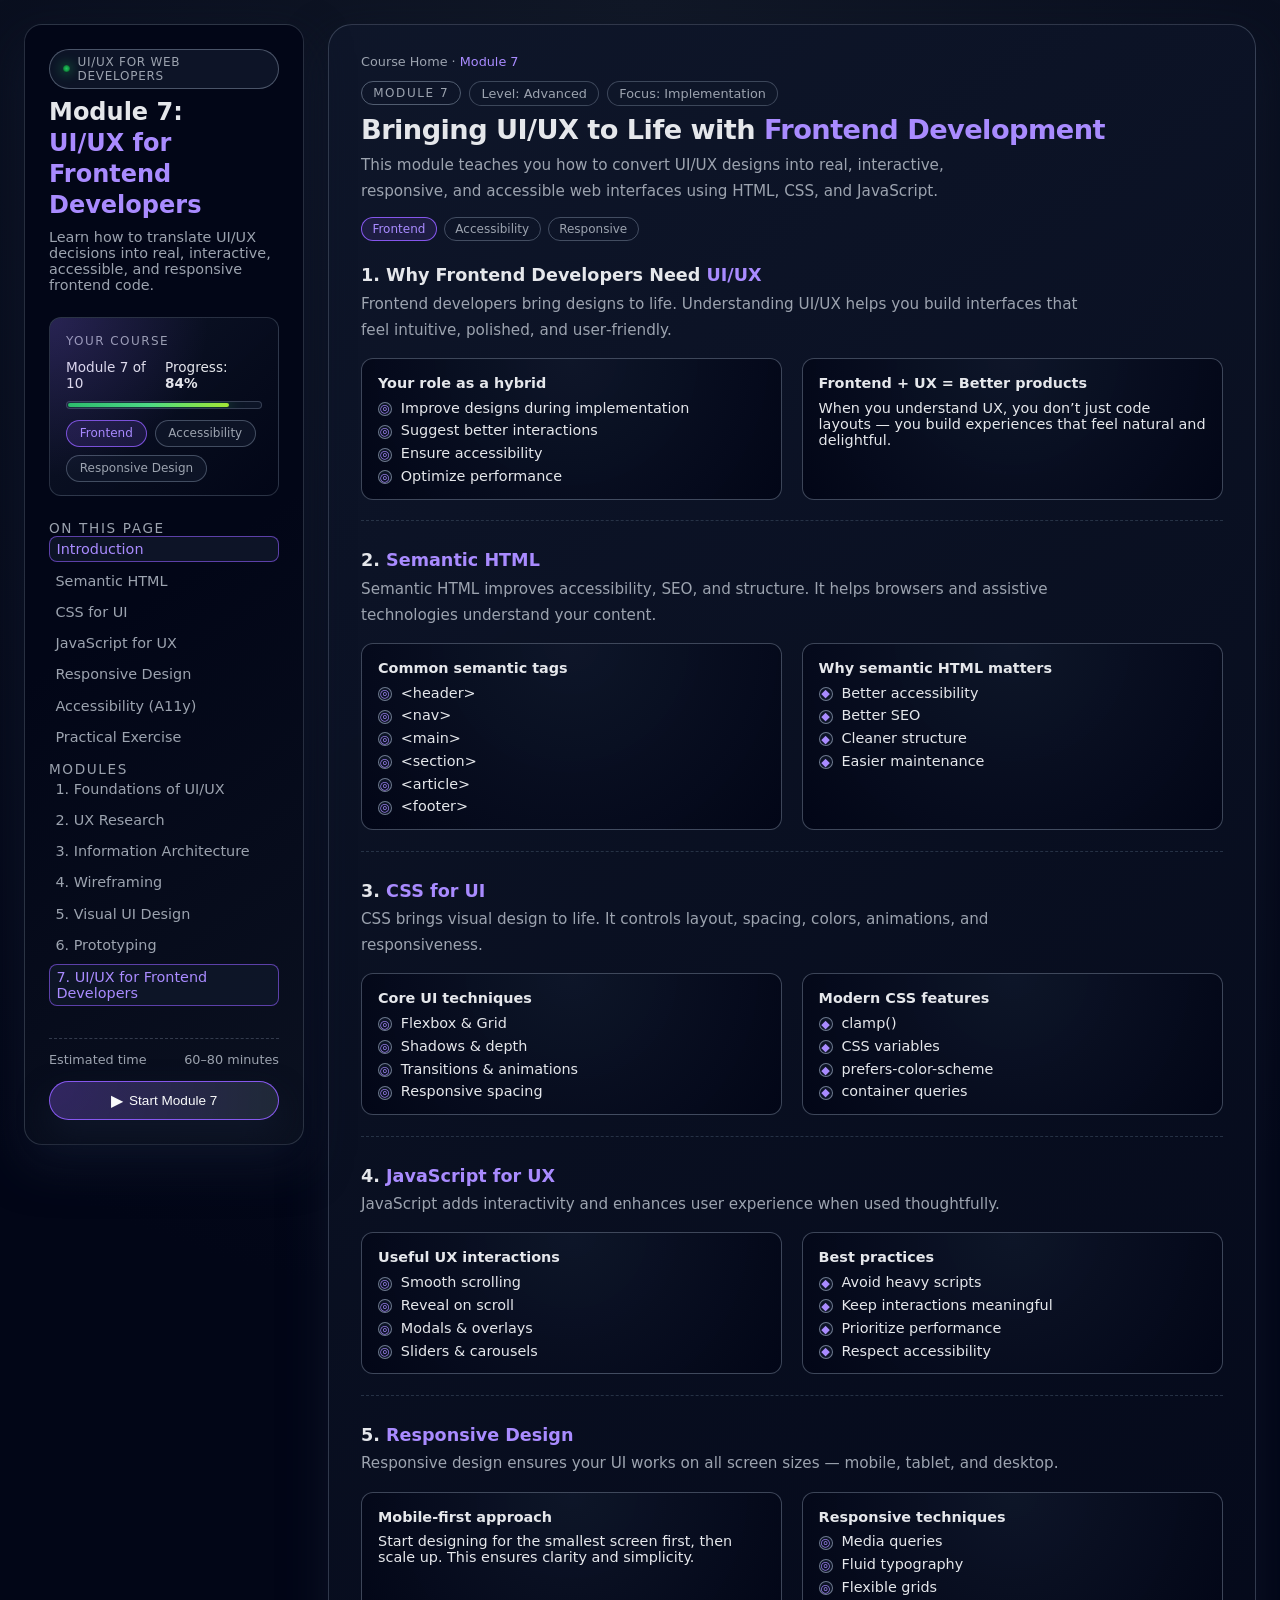
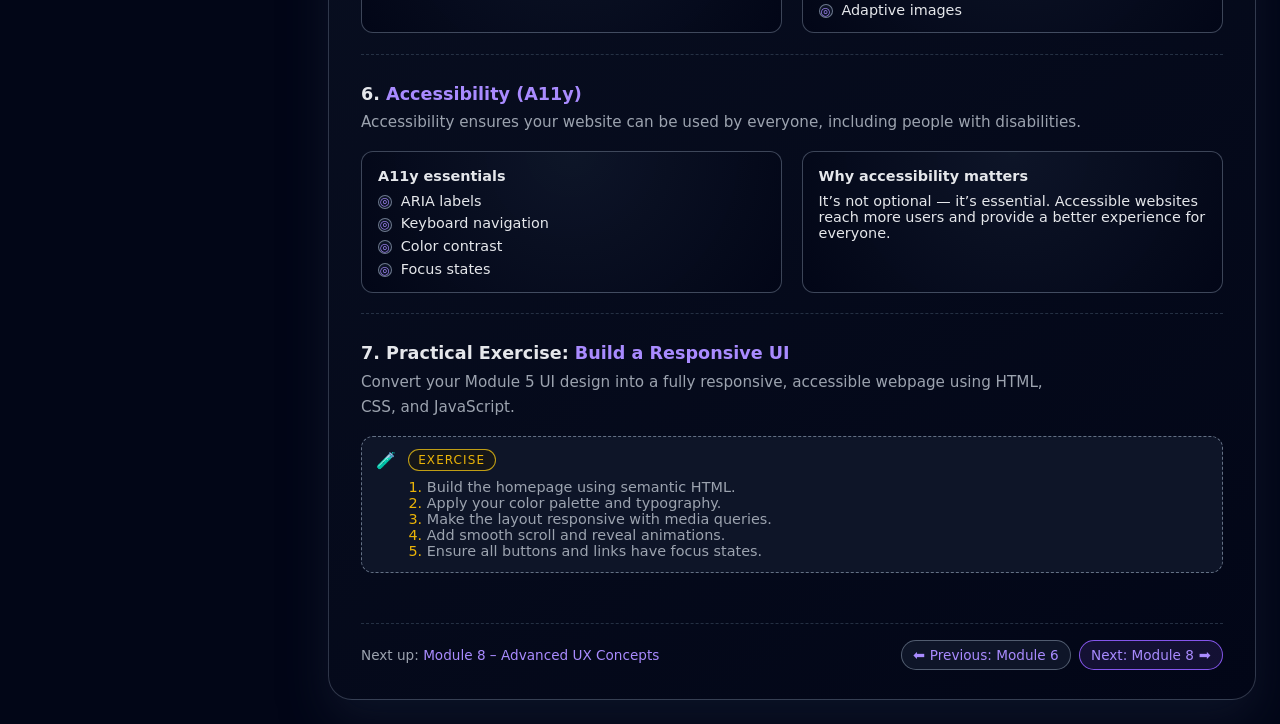
<file: module7.html>
<!DOCTYPE html>
<html lang="en">
<head>
  <meta charset="UTF-8" />
  <title>Module 7 – UI/UX for Frontend Developers | UI/UX for Web Dev</title>
  <meta name="viewport" content="width=device-width, initial-scale=1" />
  <link rel="stylesheet" href="style.css" />
</head>

<body>
  <!-- Sidebar -->
  <aside class="sidebar">
    <div class="sidebar-header">
      <div class="course-badge">
        <span class="course-badge-dot"></span>
        <span>UI/UX for Web Developers</span>
      </div>
      <h1>
        Module 7:<br />
        <span>UI/UX for Frontend Developers</span>
      </h1>
      <p>
        Learn how to translate UI/UX decisions into real, interactive, accessible, and responsive frontend code.
      </p>
    </div>

    <div class="progress-card">
      <div class="progress-label">Your course</div>
      <div class="progress-info">
        <span>Module 7 of 10</span>
        <span>Progress: <strong>84%</strong></span>
      </div>
      <div class="progress-bar-track">
        <div class="progress-bar-fill" style="width: 84%;"></div>
      </div>
      <div class="pill-row">
        <div class="pill primary">Frontend</div>
        <div class="pill">Accessibility</div>
        <div class="pill">Responsive Design</div>
      </div>
    </div>

    <nav class="sidebar-nav">
      <div>
        <div class="nav-title">On this page</div>
        <div class="nav-links">
          <a href="#intro" class="active">Introduction</a>
          <a href="#html">Semantic HTML</a>
          <a href="#css">CSS for UI</a>
          <a href="#js">JavaScript for UX</a>
          <a href="#responsive">Responsive Design</a>
          <a href="#accessibility">Accessibility (A11y)</a>
          <a href="#exercise">Practical Exercise</a>
        </div>
      </div>

      <div>
        <div class="nav-title">Modules</div>
        <div class="nav-links">
          <a href="module1.html">1. Foundations of UI/UX</a>
          <a href="module2.html">2. UX Research</a>
          <a href="module3.html">3. Information Architecture</a>
          <a href="module4.html">4. Wireframing</a>
          <a href="module5.html">5. Visual UI Design</a>
          <a href="module6.html">6. Prototyping</a>
          <a href="#" class="active">7. UI/UX for Frontend Developers</a>
        </div>
      </div>
    </nav>

    <div class="sidebar-footer">
      <div class="estimate">
        <span>Estimated time</span>
        <span>60–80 minutes</span>
      </div>
      <button class="cta-button" type="button">
        <span class="icon">▶</span>
        <span>Start Module 7</span>
      </button>
    </div>
  </aside>

  <!-- Main content -->
  <main class="main">
    <div class="breadcrumb">
      <a href="index.html">Course Home</a> · <span class="current">Module 7</span>
    </div>

    <header class="module-header">
      <div class="module-label-row">
        <span class="module-number">Module 7</span>
        <span class="module-badge">Level: Advanced</span>
        <span class="module-badge">Focus: Implementation</span>
      </div>
      <h2 class="module-title">
        Bringing UI/UX to Life with <span>Frontend Development</span>
      </h2>
      <p class="module-goal">
        This module teaches you how to convert UI/UX designs into real, interactive, responsive, and accessible web interfaces using HTML, CSS, and JavaScript.
      </p>
      <div class="tags-row">
        <span class="tag accent">Frontend</span>
        <span class="tag">Accessibility</span>
        <span class="tag">Responsive</span>
      </div>
    </header>

    <!-- Section 1: Intro -->
    <section id="intro" class="section-block">
      <h3 class="section-heading">1. Why Frontend Developers Need <span>UI/UX</span></h3>
      <p class="section-lead">
        Frontend developers bring designs to life. Understanding UI/UX helps you build interfaces that feel intuitive, polished, and user‑friendly.
      </p>

      <div class="columns-2">
        <article class="card">
          <div class="card-title">Your role as a hybrid</div>
          <ul class="list">
            <li><span class="list-bullet">◎</span> Improve designs during implementation</li>
            <li><span class="list-bullet">◎</span> Suggest better interactions</li>
            <li><span class="list-bullet">◎</span> Ensure accessibility</li>
            <li><span class="list-bullet">◎</span> Optimize performance</li>
          </ul>
        </article>

        <article class="card">
          <div class="card-title">Frontend + UX = Better products</div>
          <p>
            When you understand UX, you don’t just code layouts — you build experiences that feel natural and delightful.
          </p>
        </article>
      </div>
    </section>

    <!-- Section 2: Semantic HTML -->
    <section id="html" class="section-block">
      <h3 class="section-heading">2. <span>Semantic HTML</span></h3>
      <p class="section-lead">
        Semantic HTML improves accessibility, SEO, and structure. It helps browsers and assistive technologies understand your content.
      </p>

      <div class="columns-2">
        <article class="card">
          <div class="card-title">Common semantic tags</div>
          <ul class="list">
            <li><span class="list-bullet">◎</span> &lt;header&gt;</li>
            <li><span class="list-bullet">◎</span> &lt;nav&gt;</li>
            <li><span class="list-bullet">◎</span> &lt;main&gt;</li>
            <li><span class="list-bullet">◎</span> &lt;section&gt;</li>
            <li><span class="list-bullet">◎</span> &lt;article&gt;</li>
            <li><span class="list-bullet">◎</span> &lt;footer&gt;</li>
          </ul>
        </article>

        <article class="card">
          <div class="card-title">Why semantic HTML matters</div>
          <ul class="list">
            <li><span class="list-bullet">◆</span> Better accessibility</li>
            <li><span class="list-bullet">◆</span> Better SEO</li>
            <li><span class="list-bullet">◆</span> Cleaner structure</li>
            <li><span class="list-bullet">◆</span> Easier maintenance</li>
          </ul>
        </article>
      </div>
    </section>

    <!-- Section 3: CSS for UI -->
    <section id="css" class="section-block">
      <h3 class="section-heading">3. <span>CSS for UI</span></h3>
      <p class="section-lead">
        CSS brings visual design to life. It controls layout, spacing, colors, animations, and responsiveness.
      </p>

      <div class="columns-2">
        <article class="card">
          <div class="card-title">Core UI techniques</div>
          <ul class="list">
            <li><span class="list-bullet">◎</span> Flexbox & Grid</li>
            <li><span class="list-bullet">◎</span> Shadows & depth</li>
            <li><span class="list-bullet">◎</span> Transitions & animations</li>
            <li><span class="list-bullet">◎</span> Responsive spacing</li>
          </ul>
        </article>

        <article class="card">
          <div class="card-title">Modern CSS features</div>
          <ul class="list">
            <li><span class="list-bullet">◆</span> clamp()</li>
            <li><span class="list-bullet">◆</span> CSS variables</li>
            <li><span class="list-bullet">◆</span> prefers-color-scheme</li>
            <li><span class="list-bullet">◆</span> container queries</li>
          </ul>
        </article>
      </div>
    </section>

    <!-- Section 4: JavaScript for UX -->
    <section id="js" class="section-block">
      <h3 class="section-heading">4. <span>JavaScript for UX</span></h3>
      <p class="section-lead">
        JavaScript adds interactivity and enhances user experience when used thoughtfully.
      </p>

      <div class="columns-2">
        <article class="card">
          <div class="card-title">Useful UX interactions</div>
          <ul class="list">
            <li><span class="list-bullet">◎</span> Smooth scrolling</li>
            <li><span class="list-bullet">◎</span> Reveal on scroll</li>
            <li><span class="list-bullet">◎</span> Modals & overlays</li>
            <li><span class="list-bullet">◎</span> Sliders & carousels</li>
          </ul>
        </article>

        <article class="card">
          <div class="card-title">Best practices</div>
          <ul class="list">
            <li><span class="list-bullet">◆</span> Avoid heavy scripts</li>
            <li><span class="list-bullet">◆</span> Keep interactions meaningful</li>
            <li><span class="list-bullet">◆</span> Prioritize performance</li>
            <li><span class="list-bullet">◆</span> Respect accessibility</li>
          </ul>
        </article>
      </div>
    </section>

    <!-- Section 5: Responsive Design -->
    <section id="responsive" class="section-block">
      <h3 class="section-heading">5. <span>Responsive Design</span></h3>
      <p class="section-lead">
        Responsive design ensures your UI works on all screen sizes — mobile, tablet, and desktop.
      </p>

      <div class="columns-2">
        <article class="card">
          <div class="card-title">Mobile‑first approach</div>
          <p>
            Start designing for the smallest screen first, then scale up. This ensures clarity and simplicity.
          </p>
        </article>

        <article class="card">
          <div class="card-title">Responsive techniques</div>
          <ul class="list">
            <li><span class="list-bullet">◎</span> Media queries</li>
            <li><span class="list-bullet">◎</span> Fluid typography</li>
            <li><span class="list-bullet">◎</span> Flexible grids</li>
            <li><span class="list-bullet">◎</span> Adaptive images</li>
          </ul>
        </article>
      </div>
    </section>

    <!-- Section 6: Accessibility -->
    <section id="accessibility" class="section-block">
      <h3 class="section-heading">6. <span>Accessibility (A11y)</span></h3>
      <p class="section-lead">
        Accessibility ensures your website can be used by everyone, including people with disabilities.
      </p>

      <div class="columns-2">
        <article class="card">
          <div class="card-title">A11y essentials</div>
          <ul class="list">
            <li><span class="list-bullet">◎</span> ARIA labels</li>
            <li><span class="list-bullet">◎</span> Keyboard navigation</li>
            <li><span class="list-bullet">◎</span> Color contrast</li>
            <li><span class="list-bullet">◎</span> Focus states</li>
          </ul>
        </article>

        <article class="card">
          <div class="card-title">Why accessibility matters</div>
          <p>
            It’s not optional — it’s essential. Accessible websites reach more users and provide a better experience for everyone.
          </p>
        </article>
      </div>
    </section>

    <!-- Section 7: Exercise -->
    <section id="exercise" class="section-block">
      <h3 class="section-heading">7. Practical Exercise: <span>Build a Responsive UI</span></h3>
      <p class="section-lead">
        Convert your Module 5 UI design into a fully responsive, accessible webpage using HTML, CSS, and JavaScript.
      </p>

      <div class="callout">
        <div class="callout-icon">🧪</div>
        <div>
          <div class="badge-exercise">Exercise</div>
          <ol class="exercise-list">
            <li>Build the homepage using semantic HTML.</li>
            <li>Apply your color palette and typography.</li>
            <li>Make the layout responsive with media queries.</li>
            <li>Add smooth scroll and reveal animations.</li>
            <li>Ensure all buttons and links have focus states.</li>
          </ol>
        </div>
      </div>
    </section>

    <!-- Footer -->
    <footer class="module-footer">
      <div>Next up: <a href="module8.html">Module 8 – Advanced UX Concepts</a></div>
      <div class="module-step-nav">
        <a class="step-btn" href="module6.html">
          <span class="icon">⬅</span>
          <span>Previous: Module 6</span>
        </a>
        <a class="step-btn primary" href="module8.html">
          <span>Next: Module 8</span>
          <span class="icon">➡</span>
        </a>
      </div>
    </footer>
  </main>
</body>
</html>
</file>
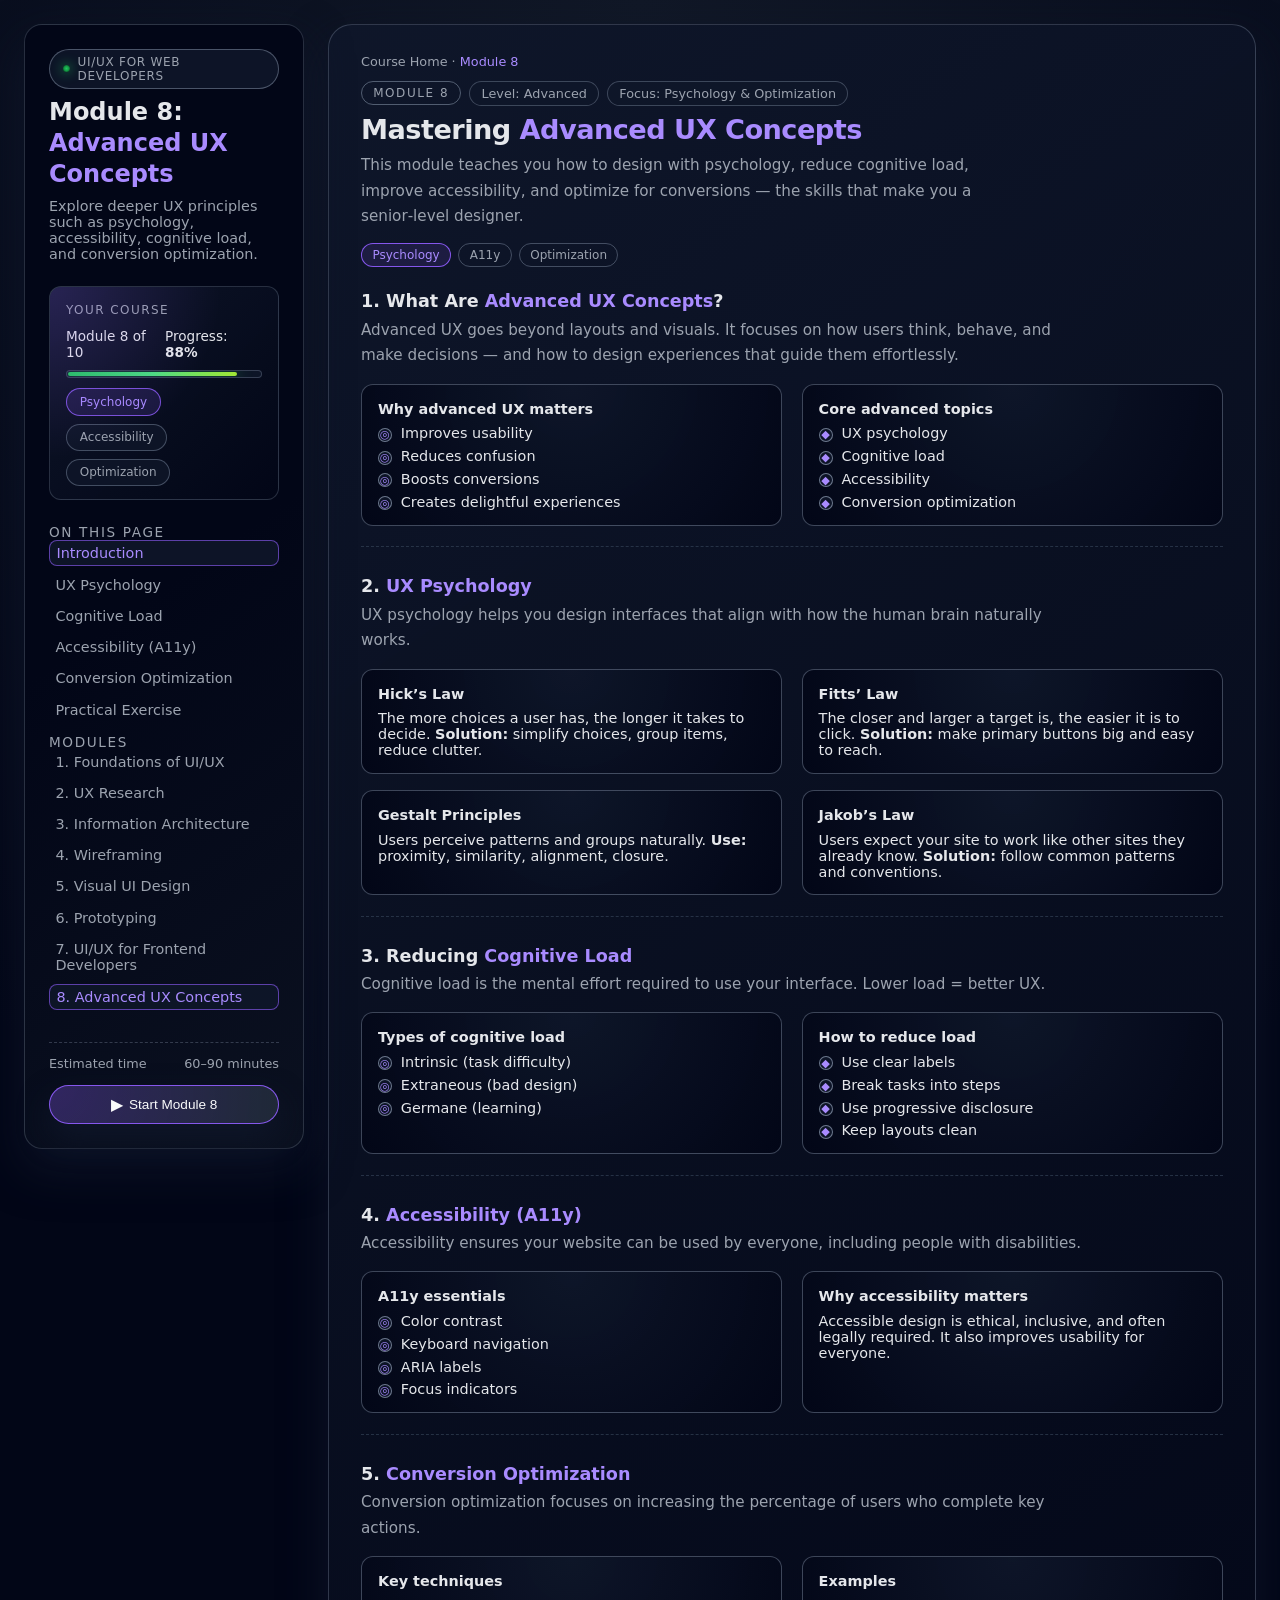
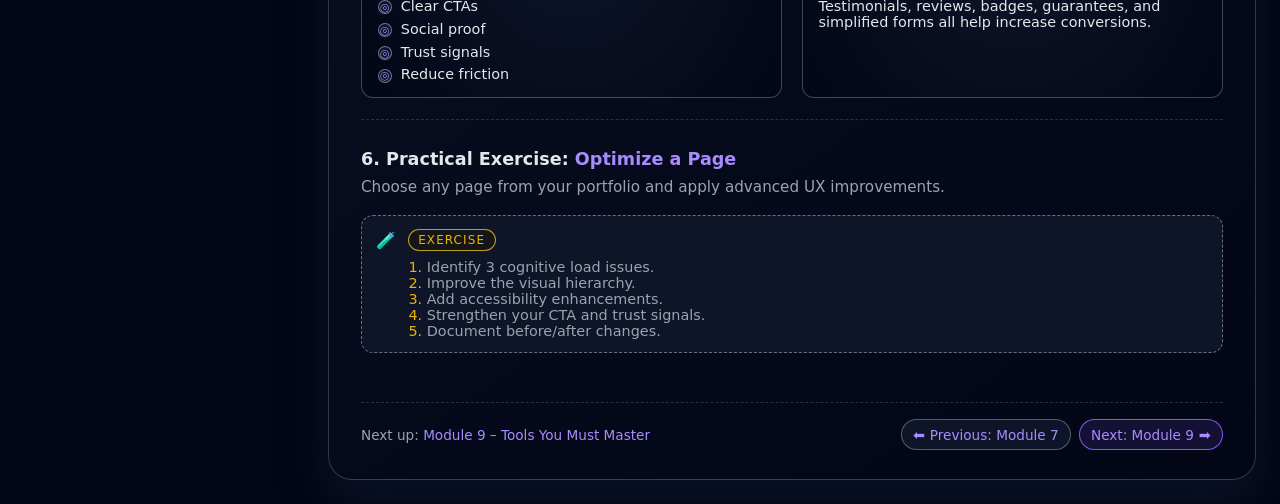
<file: module8.html>
<!DOCTYPE html>
<html lang="en">
<head>
  <meta charset="UTF-8" />
  <title>Module 8 – Advanced UX Concepts | UI/UX for Web Dev</title>
  <meta name="viewport" content="width=device-width, initial-scale=1" />
  <link rel="stylesheet" href="style.css" />
</head>

<body>
  <!-- Sidebar -->
  <aside class="sidebar">
    <div class="sidebar-header">
      <div class="course-badge">
        <span class="course-badge-dot"></span>
        <span>UI/UX for Web Developers</span>
      </div>
      <h1>
        Module 8:<br />
        <span>Advanced UX Concepts</span>
      </h1>
      <p>
        Explore deeper UX principles such as psychology, accessibility, cognitive load, and conversion optimization.
      </p>
    </div>

    <div class="progress-card">
      <div class="progress-label">Your course</div>
      <div class="progress-info">
        <span>Module 8 of 10</span>
        <span>Progress: <strong>88%</strong></span>
      </div>
      <div class="progress-bar-track">
        <div class="progress-bar-fill" style="width: 88%;"></div>
      </div>
      <div class="pill-row">
        <div class="pill primary">Psychology</div>
        <div class="pill">Accessibility</div>
        <div class="pill">Optimization</div>
      </div>
    </div>

    <nav class="sidebar-nav">
      <div>
        <div class="nav-title">On this page</div>
        <div class="nav-links">
          <a href="#intro" class="active">Introduction</a>
          <a href="#psychology">UX Psychology</a>
          <a href="#cognitive">Cognitive Load</a>
          <a href="#accessibility">Accessibility (A11y)</a>
          <a href="#conversion">Conversion Optimization</a>
          <a href="#exercise">Practical Exercise</a>
        </div>
      </div>

      <div>
        <div class="nav-title">Modules</div>
        <div class="nav-links">
          <a href="module1.html">1. Foundations of UI/UX</a>
          <a href="module2.html">2. UX Research</a>
          <a href="module3.html">3. Information Architecture</a>
          <a href="module4.html">4. Wireframing</a>
          <a href="module5.html">5. Visual UI Design</a>
          <a href="module6.html">6. Prototyping</a>
          <a href="module7.html">7. UI/UX for Frontend Developers</a>
          <a href="#" class="active">8. Advanced UX Concepts</a>
        </div>
      </div>
    </nav>

    <div class="sidebar-footer">
      <div class="estimate">
        <span>Estimated time</span>
        <span>60–90 minutes</span>
      </div>
      <button class="cta-button" type="button">
        <span class="icon">▶</span>
        <span>Start Module 8</span>
      </button>
    </div>
  </aside>

  <!-- Main content -->
  <main class="main">
    <div class="breadcrumb">
      <a href="index.html">Course Home</a> · <span class="current">Module 8</span>
    </div>

    <header class="module-header">
      <div class="module-label-row">
        <span class="module-number">Module 8</span>
        <span class="module-badge">Level: Advanced</span>
        <span class="module-badge">Focus: Psychology & Optimization</span>
      </div>
      <h2 class="module-title">
        Mastering <span>Advanced UX Concepts</span>
      </h2>
      <p class="module-goal">
        This module teaches you how to design with psychology, reduce cognitive load, improve accessibility, and optimize for conversions — the skills that make you a senior‑level designer.
      </p>
      <div class="tags-row">
        <span class="tag accent">Psychology</span>
        <span class="tag">A11y</span>
        <span class="tag">Optimization</span>
      </div>
    </header>

    <!-- Section 1: Intro -->
    <section id="intro" class="section-block">
      <h3 class="section-heading">1. What Are <span>Advanced UX Concepts</span>?</h3>
      <p class="section-lead">
        Advanced UX goes beyond layouts and visuals. It focuses on how users think, behave, and make decisions — and how to design experiences that guide them effortlessly.
      </p>

      <div class="columns-2">
        <article class="card">
          <div class="card-title">Why advanced UX matters</div>
          <ul class="list">
            <li><span class="list-bullet">◎</span> Improves usability</li>
            <li><span class="list-bullet">◎</span> Reduces confusion</li>
            <li><span class="list-bullet">◎</span> Boosts conversions</li>
            <li><span class="list-bullet">◎</span> Creates delightful experiences</li>
          </ul>
        </article>

        <article class="card">
          <div class="card-title">Core advanced topics</div>
          <ul class="list">
            <li><span class="list-bullet">◆</span> UX psychology</li>
            <li><span class="list-bullet">◆</span> Cognitive load</li>
            <li><span class="list-bullet">◆</span> Accessibility</li>
            <li><span class="list-bullet">◆</span> Conversion optimization</li>
          </ul>
        </article>
      </div>
    </section>

    <!-- Section 2: UX Psychology -->
    <section id="psychology" class="section-block">
      <h3 class="section-heading">2. <span>UX Psychology</span></h3>
      <p class="section-lead">
        UX psychology helps you design interfaces that align with how the human brain naturally works.
      </p>

      <div class="columns-2">
        <article class="card">
          <div class="card-title">Hick’s Law</div>
          <p>
            The more choices a user has, the longer it takes to decide.  
            <strong>Solution:</strong> simplify choices, group items, reduce clutter.
          </p>
        </article>

        <article class="card">
          <div class="card-title">Fitts’ Law</div>
          <p>
            The closer and larger a target is, the easier it is to click.  
            <strong>Solution:</strong> make primary buttons big and easy to reach.
          </p>
        </article>
      </div>

      <div class="columns-2" style="margin-top: 1rem;">
        <article class="card">
          <div class="card-title">Gestalt Principles</div>
          <p>
            Users perceive patterns and groups naturally.  
            <strong>Use:</strong> proximity, similarity, alignment, closure.
          </p>
        </article>

        <article class="card">
          <div class="card-title">Jakob’s Law</div>
          <p>
            Users expect your site to work like other sites they already know.  
            <strong>Solution:</strong> follow common patterns and conventions.
          </p>
        </article>
      </div>
    </section>

    <!-- Section 3: Cognitive Load -->
    <section id="cognitive" class="section-block">
      <h3 class="section-heading">3. Reducing <span>Cognitive Load</span></h3>
      <p class="section-lead">
        Cognitive load is the mental effort required to use your interface. Lower load = better UX.
      </p>

      <div class="columns-2">
        <article class="card">
          <div class="card-title">Types of cognitive load</div>
          <ul class="list">
            <li><span class="list-bullet">◎</span> Intrinsic (task difficulty)</li>
            <li><span class="list-bullet">◎</span> Extraneous (bad design)</li>
            <li><span class="list-bullet">◎</span> Germane (learning)</li>
          </ul>
        </article>

        <article class="card">
          <div class="card-title">How to reduce load</div>
          <ul class="list">
            <li><span class="list-bullet">◆</span> Use clear labels</li>
            <li><span class="list-bullet">◆</span> Break tasks into steps</li>
            <li><span class="list-bullet">◆</span> Use progressive disclosure</li>
            <li><span class="list-bullet">◆</span> Keep layouts clean</li>
          </ul>
        </article>
      </div>
    </section>

    <!-- Section 4: Accessibility -->
    <section id="accessibility" class="section-block">
      <h3 class="section-heading">4. <span>Accessibility (A11y)</span></h3>
      <p class="section-lead">
        Accessibility ensures your website can be used by everyone, including people with disabilities.
      </p>

      <div class="columns-2">
        <article class="card">
          <div class="card-title">A11y essentials</div>
          <ul class="list">
            <li><span class="list-bullet">◎</span> Color contrast</li>
            <li><span class="list-bullet">◎</span> Keyboard navigation</li>
            <li><span class="list-bullet">◎</span> ARIA labels</li>
            <li><span class="list-bullet">◎</span> Focus indicators</li>
          </ul>
        </article>

        <article class="card">
          <div class="card-title">Why accessibility matters</div>
          <p>
            Accessible design is ethical, inclusive, and often legally required.  
            It also improves usability for everyone.
          </p>
        </article>
      </div>
    </section>

    <!-- Section 5: Conversion Optimization -->
    <section id="conversion" class="section-block">
      <h3 class="section-heading">5. <span>Conversion Optimization</span></h3>
      <p class="section-lead">
        Conversion optimization focuses on increasing the percentage of users who complete key actions.
      </p>

      <div class="columns-2">
        <article class="card">
          <div class="card-title">Key techniques</div>
          <ul class="list">
            <li><span class="list-bullet">◎</span> Clear CTAs</li>
            <li><span class="list-bullet">◎</span> Social proof</li>
            <li><span class="list-bullet">◎</span> Trust signals</li>
            <li><span class="list-bullet">◎</span> Reduce friction</li>
          </ul>
        </article>

        <article class="card">
          <div class="card-title">Examples</div>
          <p>
            Testimonials, reviews, badges, guarantees, and simplified forms all help increase conversions.
          </p>
        </article>
      </div>
    </section>

    <!-- Section 6: Exercise -->
    <section id="exercise" class="section-block">
      <h3 class="section-heading">6. Practical Exercise: <span>Optimize a Page</span></h3>
      <p class="section-lead">
        Choose any page from your portfolio and apply advanced UX improvements.
      </p>

      <div class="callout">
        <div class="callout-icon">🧪</div>
        <div>
          <div class="badge-exercise">Exercise</div>
          <ol class="exercise-list">
            <li>Identify 3 cognitive load issues.</li>
            <li>Improve the visual hierarchy.</li>
            <li>Add accessibility enhancements.</li>
            <li>Strengthen your CTA and trust signals.</li>
            <li>Document before/after changes.</li>
          </ol>
        </div>
      </div>
    </section>

    <!-- Footer -->
    <footer class="module-footer">
      <div>Next up: <a href="module9.html">Module 9 – Tools You Must Master</a></div>
      <div class="module-step-nav">
        <a class="step-btn" href="module7.html">
          <span class="icon">⬅</span>
          <span>Previous: Module 7</span>
        </a>
        <a class="step-btn primary" href="module9.html">
          <span>Next: Module 9</span>
          <span class="icon">➡</span>
        </a>
      </div>
    </footer>
  </main>
</body>
</html>
</file>
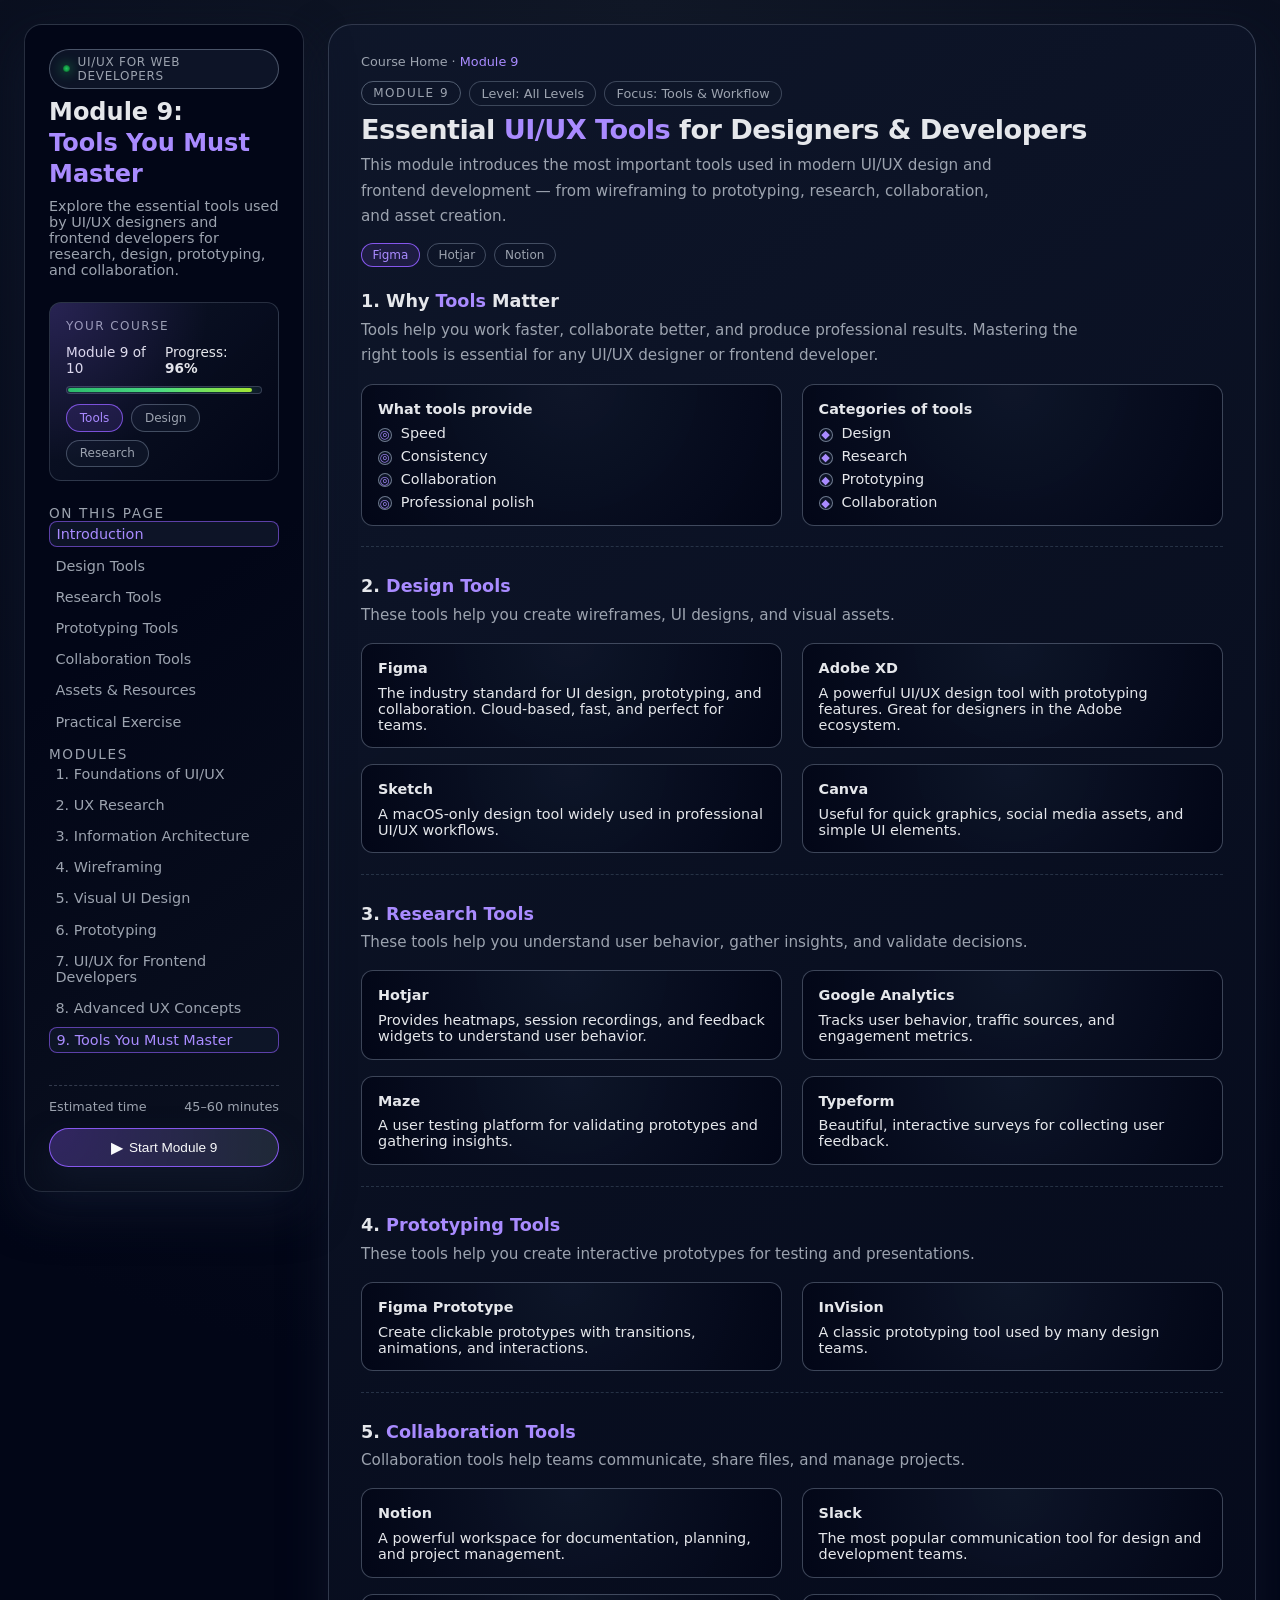
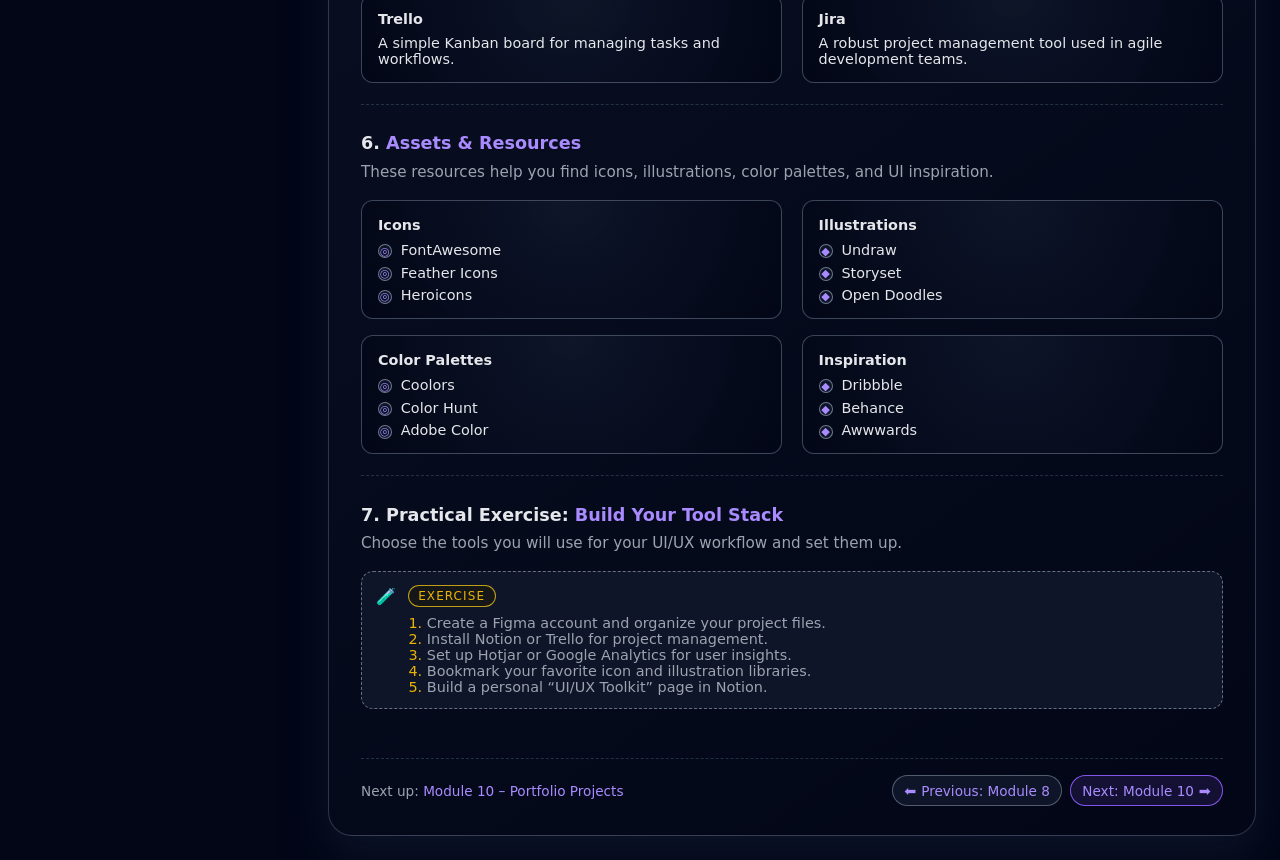
<file: module9.html>
<!DOCTYPE html>
<html lang="en">
<head>
  <meta charset="UTF-8" />
  <title>Module 9 – Tools You Must Master | UI/UX for Web Dev</title>
  <meta name="viewport" content="width=device-width, initial-scale=1" />
  <link rel="stylesheet" href="style.css" />
</head>

<body>
  <!-- Sidebar -->
  <aside class="sidebar">
    <div class="sidebar-header">
      <div class="course-badge">
        <span class="course-badge-dot"></span>
        <span>UI/UX for Web Developers</span>
      </div>
      <h1>
        Module 9:<br />
        <span>Tools You Must Master</span>
      </h1>
      <p>
        Explore the essential tools used by UI/UX designers and frontend developers for research, design, prototyping, and collaboration.
      </p>
    </div>

    <div class="progress-card">
      <div class="progress-label">Your course</div>
      <div class="progress-info">
        <span>Module 9 of 10</span>
        <span>Progress: <strong>96%</strong></span>
      </div>
      <div class="progress-bar-track">
        <div class="progress-bar-fill" style="width: 96%;"></div>
      </div>
      <div class="pill-row">
        <div class="pill primary">Tools</div>
        <div class="pill">Design</div>
        <div class="pill">Research</div>
      </div>
    </div>

    <nav class="sidebar-nav">
      <div>
        <div class="nav-title">On this page</div>
        <div class="nav-links">
          <a href="#intro" class="active">Introduction</a>
          <a href="#design-tools">Design Tools</a>
          <a href="#research-tools">Research Tools</a>
          <a href="#prototype-tools">Prototyping Tools</a>
          <a href="#collaboration">Collaboration Tools</a>
          <a href="#assets">Assets & Resources</a>
          <a href="#exercise">Practical Exercise</a>
        </div>
      </div>

      <div>
        <div class="nav-title">Modules</div>
        <div class="nav-links">
          <a href="module1.html">1. Foundations of UI/UX</a>
          <a href="module2.html">2. UX Research</a>
          <a href="module3.html">3. Information Architecture</a>
          <a href="module4.html">4. Wireframing</a>
          <a href="module5.html">5. Visual UI Design</a>
          <a href="module6.html">6. Prototyping</a>
          <a href="module7.html">7. UI/UX for Frontend Developers</a>
          <a href="module8.html">8. Advanced UX Concepts</a>
          <a href="#" class="active">9. Tools You Must Master</a>
        </div>
      </div>
    </nav>

    <div class="sidebar-footer">
      <div class="estimate">
        <span>Estimated time</span>
        <span>45–60 minutes</span>
      </div>
      <button class="cta-button" type="button">
        <span class="icon">▶</span>
        <span>Start Module 9</span>
      </button>
    </div>
  </aside>

  <!-- Main content -->
  <main class="main">
    <div class="breadcrumb">
      <a href="index.html">Course Home</a> · <span class="current">Module 9</span>
    </div>

    <header class="module-header">
      <div class="module-label-row">
        <span class="module-number">Module 9</span>
        <span class="module-badge">Level: All Levels</span>
        <span class="module-badge">Focus: Tools & Workflow</span>
      </div>
      <h2 class="module-title">
        Essential <span>UI/UX Tools</span> for Designers & Developers
      </h2>
      <p class="module-goal">
        This module introduces the most important tools used in modern UI/UX design and frontend development — from wireframing to prototyping, research, collaboration, and asset creation.
      </p>
      <div class="tags-row">
        <span class="tag accent">Figma</span>
        <span class="tag">Hotjar</span>
        <span class="tag">Notion</span>
      </div>
    </header>

    <!-- Section 1: Intro -->
    <section id="intro" class="section-block">
      <h3 class="section-heading">1. Why <span>Tools</span> Matter</h3>
      <p class="section-lead">
        Tools help you work faster, collaborate better, and produce professional results. Mastering the right tools is essential for any UI/UX designer or frontend developer.
      </p>

      <div class="columns-2">
        <article class="card">
          <div class="card-title">What tools provide</div>
          <ul class="list">
            <li><span class="list-bullet">◎</span> Speed</li>
            <li><span class="list-bullet">◎</span> Consistency</li>
            <li><span class="list-bullet">◎</span> Collaboration</li>
            <li><span class="list-bullet">◎</span> Professional polish</li>
          </ul>
        </article>

        <article class="card">
          <div class="card-title">Categories of tools</div>
          <ul class="list">
            <li><span class="list-bullet">◆</span> Design</li>
            <li><span class="list-bullet">◆</span> Research</li>
            <li><span class="list-bullet">◆</span> Prototyping</li>
            <li><span class="list-bullet">◆</span> Collaboration</li>
          </ul>
        </article>
      </div>
    </section>

    <!-- Section 2: Design Tools -->
    <section id="design-tools" class="section-block">
      <h3 class="section-heading">2. <span>Design Tools</span></h3>
      <p class="section-lead">
        These tools help you create wireframes, UI designs, and visual assets.
      </p>

      <div class="columns-2">
        <article class="card">
          <div class="card-title">Figma</div>
          <p>
            The industry standard for UI design, prototyping, and collaboration.  
            Cloud‑based, fast, and perfect for teams.
          </p>
        </article>

        <article class="card">
          <div class="card-title">Adobe XD</div>
          <p>
            A powerful UI/UX design tool with prototyping features.  
            Great for designers in the Adobe ecosystem.
          </p>
        </article>
      </div>

      <div class="columns-2" style="margin-top: 1rem;">
        <article class="card">
          <div class="card-title">Sketch</div>
          <p>
            A macOS‑only design tool widely used in professional UI/UX workflows.
          </p>
        </article>

        <article class="card">
          <div class="card-title">Canva</div>
          <p>
            Useful for quick graphics, social media assets, and simple UI elements.
          </p>
        </article>
      </div>
    </section>

    <!-- Section 3: Research Tools -->
    <section id="research-tools" class="section-block">
      <h3 class="section-heading">3. <span>Research Tools</span></h3>
      <p class="section-lead">
        These tools help you understand user behavior, gather insights, and validate decisions.
      </p>

      <div class="columns-2">
        <article class="card">
          <div class="card-title">Hotjar</div>
          <p>
            Provides heatmaps, session recordings, and feedback widgets to understand user behavior.
          </p>
        </article>

        <article class="card">
          <div class="card-title">Google Analytics</div>
          <p>
            Tracks user behavior, traffic sources, and engagement metrics.
          </p>
        </article>
      </div>

      <div class="columns-2" style="margin-top: 1rem;">
        <article class="card">
          <div class="card-title">Maze</div>
          <p>
            A user testing platform for validating prototypes and gathering insights.
          </p>
        </article>

        <article class="card">
          <div class="card-title">Typeform</div>
          <p>
            Beautiful, interactive surveys for collecting user feedback.
          </p>
        </article>
      </div>
    </section>

    <!-- Section 4: Prototyping Tools -->
    <section id="prototype-tools" class="section-block">
      <h3 class="section-heading">4. <span>Prototyping Tools</span></h3>
      <p class="section-lead">
        These tools help you create interactive prototypes for testing and presentations.
      </p>

      <div class="columns-2">
        <article class="card">
          <div class="card-title">Figma Prototype</div>
          <p>
            Create clickable prototypes with transitions, animations, and interactions.
          </p>
        </article>

        <article class="card">
          <div class="card-title">InVision</div>
          <p>
            A classic prototyping tool used by many design teams.
          </p>
        </article>
      </div>
    </section>

    <!-- Section 5: Collaboration Tools -->
    <section id="collaboration" class="section-block">
      <h3 class="section-heading">5. <span>Collaboration Tools</span></h3>
      <p class="section-lead">
        Collaboration tools help teams communicate, share files, and manage projects.
      </p>

      <div class="columns-2">
        <article class="card">
          <div class="card-title">Notion</div>
          <p>
            A powerful workspace for documentation, planning, and project management.
          </p>
        </article>

        <article class="card">
          <div class="card-title">Slack</div>
          <p>
            The most popular communication tool for design and development teams.
          </p>
        </article>
      </div>

      <div class="columns-2" style="margin-top: 1rem;">
        <article class="card">
          <div class="card-title">Trello</div>
          <p>
            A simple Kanban board for managing tasks and workflows.
          </p>
        </article>

        <article class="card">
          <div class="card-title">Jira</div>
          <p>
            A robust project management tool used in agile development teams.
          </p>
        </article>
      </div>
    </section>

    <!-- Section 6: Assets & Resources -->
    <section id="assets" class="section-block">
      <h3 class="section-heading">6. <span>Assets & Resources</span></h3>
      <p class="section-lead">
        These resources help you find icons, illustrations, color palettes, and UI inspiration.
      </p>

      <div class="columns-2">
        <article class="card">
          <div class="card-title">Icons</div>
          <ul class="list">
            <li><span class="list-bullet">◎</span> FontAwesome</li>
            <li><span class="list-bullet">◎</span> Feather Icons</li>
            <li><span class="list-bullet">◎</span> Heroicons</li>
          </ul>
        </article>

        <article class="card">
          <div class="card-title">Illustrations</div>
          <ul class="list">
            <li><span class="list-bullet">◆</span> Undraw</li>
            <li><span class="list-bullet">◆</span> Storyset</li>
            <li><span class="list-bullet">◆</span> Open Doodles</li>
          </ul>
        </article>
      </div>

      <div class="columns-2" style="margin-top: 1rem;">
        <article class="card">
          <div class="card-title">Color Palettes</div>
          <ul class="list">
            <li><span class="list-bullet">◎</span> Coolors</li>
            <li><span class="list-bullet">◎</span> Color Hunt</li>
            <li><span class="list-bullet">◎</span> Adobe Color</li>
          </ul>
        </article>

        <article class="card">
          <div class="card-title">Inspiration</div>
          <ul class="list">
            <li><span class="list-bullet">◆</span> Dribbble</li>
            <li><span class="list-bullet">◆</span> Behance</li>
            <li><span class="list-bullet">◆</span> Awwwards</li>
          </ul>
        </article>
      </div>
    </section>

    <!-- Section 7: Exercise -->
    <section id="exercise" class="section-block">
      <h3 class="section-heading">7. Practical Exercise: <span>Build Your Tool Stack</span></h3>
      <p class="section-lead">
        Choose the tools you will use for your UI/UX workflow and set them up.
      </p>

      <div class="callout">
        <div class="callout-icon">🧪</div>
        <div>
          <div class="badge-exercise">Exercise</div>
          <ol class="exercise-list">
            <li>Create a Figma account and organize your project files.</li>
            <li>Install Notion or Trello for project management.</li>
            <li>Set up Hotjar or Google Analytics for user insights.</li>
            <li>Bookmark your favorite icon and illustration libraries.</li>
            <li>Build a personal “UI/UX Toolkit” page in Notion.</li>
          </ol>
        </div>
      </div>
    </section>

    <!-- Footer -->
    <footer class="module-footer">
      <div>Next up: <a href="module10.html">Module 10 – Portfolio Projects</a></div>
      <div class="module-step-nav">
        <a class="step-btn" href="module8.html">
          <span class="icon">⬅</span>
          <span>Previous: Module 8</span>
        </a>
        <a class="step-btn primary" href="module10.html">
          <span>Next: Module 10</span>
          <span class="icon">➡</span>
        </a>
      </div>
    </footer>
  </main>
</body>
</html>
</file>
<file: style.css>
:root {
      --bg: #050816;
      --bg-alt: #0b1020;
      --card-bg: #111827;
      --accent: #915eff;
      --accent-soft: rgba(145, 94, 255, 0.2);
      --accent-strong: #a98bff;
      --text-main: #e5e7eb;
      --text-muted: #9ca3af;
      --border-subtle: rgba(148, 163, 184, 0.25);
      --danger: #f97373;
      --success: #22c55e;
      --shadow-soft: 0 20px 45px rgba(15, 23, 42, 0.8);
      --radius-xl: 18px;
      --radius-lg: 12px;
      --radius-pill: 999px;
    }

    * {
      box-sizing: border-box;
      margin: 0;
      padding: 0;
    }

    body {
      font-family: system-ui, -apple-system, BlinkMacSystemFont, "SF Pro Text",
        "Segoe UI", sans-serif;
      background: radial-gradient(circle at top, #111827 0, #020617 55%, #020617 100%);
      color: var(--text-main);
      min-height: 100vh;
      display: flex;
      gap: 1.5rem;
      padding: 1.5rem;
    }

    /* Layout */
    .sidebar {
      width: 280px;
      max-width: 100%;
      background: linear-gradient(145deg, #020617, #020617, #0b1120);
      border-radius: var(--radius-xl);
      border: 1px solid var(--border-subtle);
      padding: 1.5rem;
      display: flex;
      flex-direction: column;
      gap: 1.5rem;
      box-shadow: var(--shadow-soft);
      position: sticky;
      top: 1.5rem;
      align-self: flex-start;
      height: fit-content;
    }

    .sidebar-header {
      display: flex;
      flex-direction: column;
      gap: 0.5rem;
    }

    .course-badge {
      display: inline-flex;
      align-items: center;
      gap: 0.5rem;
      padding: 0.3rem 0.8rem;
      border-radius: var(--radius-pill);
      background: rgba(15, 23, 42, 0.9);
      border: 1px solid rgba(148, 163, 184, 0.45);
      font-size: 0.75rem;
      letter-spacing: 0.06em;
      text-transform: uppercase;
      color: var(--text-muted);
    }

    .course-badge-dot {
      width: 7px;
      height: 7px;
      border-radius: 50%;
      background: radial-gradient(circle at center, #22c55e, #16a34a 40%, #052e16 100%);
      box-shadow: 0 0 12px rgba(34, 197, 94, 0.9);
    }

    .sidebar h1 {
      font-size: 1.5rem;
      line-height: 1.3;
    }

    .sidebar h1 span {
      color: var(--accent-strong);
    }

    .sidebar p {
      font-size: 0.9rem;
      color: var(--text-muted);
    }

    .progress-card {
      background: linear-gradient(135deg, rgba(15, 23, 42, 0.9), #020617);
      border-radius: var(--radius-lg);
      border: 1px solid rgba(148, 163, 184, 0.25);
      padding: 1rem 1rem 0.8rem;
      display: flex;
      flex-direction: column;
      gap: 0.65rem;
      position: relative;
      overflow: hidden;
    }

    .progress-card::before {
      content: "";
      position: absolute;
      inset: 0;
      background: radial-gradient(circle at top left, rgba(145, 94, 255, 0.25), transparent 55%);
      opacity: 0.8;
      pointer-events: none;
    }

    .progress-label {
      font-size: 0.75rem;
      letter-spacing: 0.12em;
      text-transform: uppercase;
      color: var(--text-muted);
    }

    .progress-info {
      display: flex;
      justify-content: space-between;
      font-size: 0.85rem;
    }

    .progress-bar-track {
      width: 100%;
      height: 8px;
      border-radius: var(--radius-pill);
      background: rgba(15, 23, 42, 0.9);
      border: 1px solid rgba(148, 163, 184, 0.3);
      padding: 1px;
      overflow: hidden;
    }

    .progress-bar-fill {
      height: 100%;
      width: 12%;
      border-radius: inherit;
      background: linear-gradient(90deg, #22c55e, #4ade80, #a3e635);
      box-shadow: 0 0 16px rgba(34, 197, 94, 0.9);
    }

    .pill-row {
      display: flex;
      flex-wrap: wrap;
      gap: 0.5rem;
    }

    .pill {
      font-size: 0.75rem;
      padding: 0.35rem 0.8rem;
      border-radius: 999px;
      border: 1px solid rgba(148, 163, 184, 0.4);
      color: var(--text-muted);
      background: rgba(15, 23, 42, 0.8);
    }

    .pill.primary {
      border-color: rgba(145, 94, 255, 0.8);
      color: var(--accent-strong);
      background: rgba(145, 94, 255, 0.14);
    }

    .sidebar-nav {
      display: flex;
      flex-direction: column;
      gap: 0.75rem;
    }

    .nav-title {
      font-size: 0.85rem;
      text-transform: uppercase;
      letter-spacing: 0.12em;
      color: var(--text-muted);
    }

    .nav-links {
      display: flex;
      flex-direction: column;
      gap: 0.45rem;
      font-size: 0.9rem;
    }

    .nav-links a {
      color: var(--text-muted);
      text-decoration: none;
      padding: 0.25rem 0.4rem;
      border-radius: 8px;
      transition: color 0.2s ease, background 0.2s ease, transform 0.15s ease;
    }

    .nav-links a:hover {
      color: var(--accent-strong);
      background: rgba(15, 23, 42, 0.9);
      transform: translateX(1px);
    }

    .nav-links a.active {
      color: var(--accent-strong);
      background: rgba(15, 23, 42, 0.9);
      border: 1px solid rgba(145, 94, 255, 0.6);
    }

    .sidebar-footer {
      margin-top: 0.5rem;
      padding-top: 0.8rem;
      border-top: 1px dashed rgba(148, 163, 184, 0.3);
      display: flex;
      flex-direction: column;
      gap: 0.4rem;
    }

    .estimate {
      font-size: 0.8rem;
      color: var(--text-muted);
      display: flex;
      justify-content: space-between;
    }

    .cta-button {
      margin-top: 0.5rem;
      display: inline-flex;
      align-items: center;
      justify-content: center;
      gap: 0.4rem;
      width: 100%;
      padding: 0.55rem 0.85rem;
      border-radius: var(--radius-pill);
      border: 1px solid rgba(145, 94, 255, 0.9);
      background: radial-gradient(circle at top left, rgba(145, 94, 255, 0.3), #1f2937);
      box-shadow: 0 14px 30px rgba(15, 23, 42, 0.9);
      color: #f9fafb;
      font-size: 0.85rem;
      cursor: pointer;
      transition: transform 0.15s ease-out, box-shadow 0.18s ease-out, background 0.2s;
    }

    .cta-button:hover {
      transform: translateY(-1px);
      box-shadow: 0 16px 38px rgba(15, 23, 42, 1);
      background: radial-gradient(circle at top left, rgba(145, 94, 255, 0.4), #111827);
    }

    .cta-button span.icon {
      font-size: 1rem;
    }

    /* Main content */
    .main {
      flex: 1;
      max-width: 100%;
      background: linear-gradient(145deg, rgba(15, 23, 42, 0.96), rgba(2, 6, 23, 1));
      border-radius: 24px;
      border: 1px solid rgba(148, 163, 184, 0.3);
      padding: 1.8rem 2rem;
      box-shadow: var(--shadow-soft);
      overflow: hidden;
    }

    .breadcrumb {
      font-size: 0.8rem;
      color: var(--text-muted);
      margin-bottom: 0.75rem;
    }

    .breadcrumb a {
      color: var(--text-muted);
      text-decoration: none;
    }

    .breadcrumb span.current {
      color: var(--accent-strong);
    }

    .module-header {
      margin-bottom: 1.5rem;
      display: flex;
      flex-direction: column;
      gap: 0.5rem;
    }

    .module-label-row {
      display: flex;
      flex-wrap: wrap;
      gap: 0.5rem;
      align-items: center;
      font-size: 0.8rem;
      color: var(--text-muted);
    }

    .module-number {
      padding: 0.25rem 0.7rem;
      border-radius: var(--radius-pill);
      border: 1px solid rgba(148, 163, 184, 0.5);
      text-transform: uppercase;
      letter-spacing: 0.13em;
      font-size: 0.75rem;
    }

    .module-badge {
      padding: 0.25rem 0.7rem;
      border-radius: var(--radius-pill);
      background: rgba(15, 23, 42, 0.9);
      border: 1px solid rgba(148, 163, 184, 0.35);
    }

    .module-title {
      font-size: 1.7rem;
      letter-spacing: -0.02em;
    }

    .module-title span {
      color: var(--accent-strong);
    }

    .module-goal {
      font-size: 0.95rem;
      color: var(--text-muted);
      line-height: 1.7;
      max-width: 640px;
    }

    .tags-row {
      margin-top: 0.3rem;
      display: flex;
      flex-wrap: wrap;
      gap: 0.45rem;
    }

    .tag {
      font-size: 0.75rem;
      padding: 0.25rem 0.65rem;
      border-radius: var(--radius-pill);
      border: 1px solid rgba(148, 163, 184, 0.4);
      color: var(--text-muted);
    }

    .tag.accent {
      border-color: rgba(145, 94, 255, 0.9);
      color: var(--accent-strong);
      background: rgba(145, 94, 255, 0.12);
    }

    .two-column {
      display: grid;
      grid-template-columns: 1.7fr 1.2fr;
      gap: 1.5rem;
      margin-bottom: 2rem;
    }

    .concept-card,
    .compare-card {
      background: radial-gradient(circle at top, rgba(30, 64, 175, 0.4), #020617);
      border-radius: var(--radius-lg);
      border: 1px solid rgba(148, 163, 184, 0.4);
      padding: 1.3rem 1.25rem;
      position: relative;
      overflow: hidden;
    }

    .compare-card {
      background: radial-gradient(circle at top, rgba(145, 94, 255, 0.2), #020617);
    }

    .badge-soft {
      font-size: 0.75rem;
      font-weight: 500;
      letter-spacing: 0.1em;
      text-transform: uppercase;
      color: var(--accent-strong);
      padding: 0.2rem 0.55rem;
      border-radius: var(--radius-pill);
      background: rgba(15, 23, 42, 0.9);
      border: 1px solid rgba(145, 94, 255, 0.5);
      display: inline-flex;
      align-items: center;
      gap: 0.35rem;
      margin-bottom: 0.7rem;
    }

    .badge-soft-dot {
      width: 6px;
      height: 6px;
      border-radius: 50%;
      background: var(--accent-strong);
    }

    .section-title {
      font-size: 1.05rem;
      margin-bottom: 0.4rem;
    }

    .section-subtitle {
      font-size: 0.9rem;
      color: var(--text-muted);
      margin-bottom: 0.8rem;
    }

    .list {
      list-style: none;
      display: grid;
      gap: 0.4rem;
      font-size: 0.9rem;
    }

    .list li {
      display: flex;
      align-items: flex-start;
      gap: 0.55rem;
    }

    .list-bullet {
      width: 14px;
      height: 14px;
      border-radius: 50%;
      background: rgba(15, 23, 42, 0.9);
      border: 1px solid rgba(148, 163, 184, 0.7);
      display: flex;
      align-items: center;
      justify-content: center;
      font-size: 0.7rem;
      color: var(--accent-strong);
      flex-shrink: 0;
      margin-top: 0.15rem;
    }

    .list-label {
      font-weight: 500;
      margin-right: 0.2rem;
    }

    .pill-row-inline {
      display: flex;
      flex-wrap: wrap;
      gap: 0.35rem;
      margin-top: 0.5rem;
    }

    .pill-mini {
      font-size: 0.7rem;
      padding: 0.2rem 0.55rem;
      border-radius: 999px;
      border: 1px dashed rgba(148, 163, 184, 0.6);
      color: var(--text-muted);
      background: rgba(15, 23, 42, 0.9);
    }

    /* Comparison grid */
    .compare-grid {
      display: grid;
      grid-template-columns: repeat(3, minmax(0, 1fr));
      gap: 0.6rem;
      margin-top: 0.5rem;
    }

    .compare-chip {
      font-size: 0.8rem;
      padding: 0.45rem 0.6rem;
      border-radius: 0.9rem;
      background: rgba(15, 23, 42, 0.9);
      border: 1px solid rgba(148, 163, 184, 0.5);
      display: flex;
      flex-direction: column;
      gap: 0.15rem;
    }

    .compare-chip span.label {
      font-size: 0.75rem;
      color: var(--text-muted);
      text-transform: uppercase;
      letter-spacing: 0.09em;
    }

    .compare-chip strong {
      font-size: 0.9rem;
    }

    /* Sections */
    .section-block {
      margin-bottom: 1.8rem;
      padding-bottom: 1.3rem;
      border-bottom: 1px dashed rgba(51, 65, 85, 0.7);
    }

    .section-block:last-of-type {
      border-bottom: none;
    }

    .section-heading {
      font-size: 1.1rem;
      margin-bottom: 0.4rem;
    }

    .section-heading span {
      color: var(--accent-strong);
    }

    .section-lead {
      font-size: 0.95rem;
      color: var(--text-muted);
      margin-bottom: 0.9rem;
      max-width: 720px;
      line-height: 1.7;
    }

    .columns-2 {
      display: grid;
      grid-template-columns: repeat(2, minmax(0, 1fr));
      gap: 1.2rem;
    }

    .card {
      background: radial-gradient(circle at top, rgba(15, 23, 42, 0.9), #020617);
      border-radius: var(--radius-lg);
      padding: 1rem 1rem 0.9rem;
      border: 1px solid rgba(148, 163, 184, 0.4);
      font-size: 0.9rem;
      display: flex;
      flex-direction: column;
      gap: 0.55rem;
    }

    .card-title {
      font-weight: 600;
    }

    .card-meta {
      font-size: 0.8rem;
      color: var(--text-muted);
    }

    .inline-highlight {
      padding: 0.12rem 0.45rem;
      border-radius: 999px;
      border: 1px solid rgba(145, 94, 255, 0.6);
      background: rgba(15, 23, 42, 0.95);
      font-size: 0.75rem;
      color: var(--accent-strong);
      display: inline-flex;
      align-items: center;
      gap: 0.25rem;
    }

    /* Tip / exercise / callouts */
    .callout {
      margin-top: 0.8rem;
      padding: 0.8rem 0.9rem;
      border-radius: var(--radius-lg);
      background: rgba(15, 23, 42, 0.95);
      border: 1px dashed rgba(148, 163, 184, 0.65);
      font-size: 0.85rem;
      display: flex;
      gap: 0.7rem;
      align-items: flex-start;
    }

    .callout-icon {
      font-size: 1rem;
      margin-top: 0.1rem;
    }

    .callout-title {
      font-weight: 600;
      margin-bottom: 0.15rem;
    }

    .callout p {
      color: var(--text-muted);
    }

    .badge-exercise {
      display: inline-flex;
      align-items: center;
      gap: 0.35rem;
      padding: 0.18rem 0.6rem;
      border-radius: 999px;
      border: 1px solid rgba(250, 204, 21, 0.75);
      font-size: 0.75rem;
      color: #eab308;
      background: rgba(23, 23, 23, 0.9);
      text-transform: uppercase;
      letter-spacing: 0.09em;
    }

    .exercise-list {
      margin-top: 0.5rem;
      list-style: decimal;
      padding-left: 1.2rem;
      color: var(--text-muted);
      font-size: 0.9rem;
    }

    .exercise-list li::marker {
      color: #eab308;
    }

    /* Next / previous navigation */
    .module-footer {
      margin-top: 1rem;
      padding-top: 1rem;
      border-top: 1px dashed rgba(51, 65, 85, 0.7);
      display: flex;
      justify-content: space-between;
      align-items: center;
      gap: 0.5rem;
      flex-wrap: wrap;
      font-size: 0.85rem;
      color: var(--text-muted);
    }

    .module-footer a {
      text-decoration: none;
      color: var(--accent-strong);
    }

    .module-step-nav {
      display: flex;
      gap: 0.5rem;
    }

    .step-btn {
      padding: 0.4rem 0.7rem;
      border-radius: 999px;
      border: 1px solid rgba(148, 163, 184, 0.5);
      background: rgba(15, 23, 42, 0.95);
      display: inline-flex;
      align-items: center;
      gap: 0.3rem;
      cursor: default;
      color: var(--text-muted);
    }

    .step-btn span.icon {
      font-size: 0.9rem;
    }

    .step-btn.primary {
      border-color: rgba(145, 94, 255, 0.9);
      color: var(--accent-strong);
      background: rgba(145, 94, 255, 0.12);
    }
    
    img{
      width:100%;
      height:200px; 
      border-radius:70px; 
    }
    .login-form{
      margin:20px auto;      
    }
    .login-form h2{
      text-align:center;
      margin:20px auto;
    } 
    form{
      display:flex; 
      flex-direction:column; 
      gap:10px; 
    }
    
    form input{
      padding:10px;
      background-color:transparent; 
      border-radius:10px;
      outline:none; 
      color:#fff;
      border:1px solid var(--border-subtle);
    }
    form input::placeholder{
      padding-left:10px;
    }
    /* Responsive */
    @media (max-width: 1024px) {
      body {
        flex-direction: column;
        padding: 1.1rem;
      }

      .sidebar {
        width: 100%;
        position: static;
        order: -1;
      }

      .main {
        padding: 1.4rem 1.3rem;
      }

      .two-column {
        grid-template-columns: 1fr;
      }

      .columns-2 {
        grid-template-columns: 1fr;
      }
    }

    @media (max-width: 640px) {
      .module-title {
        font-size: 1.4rem;
      }
    }
</file>
